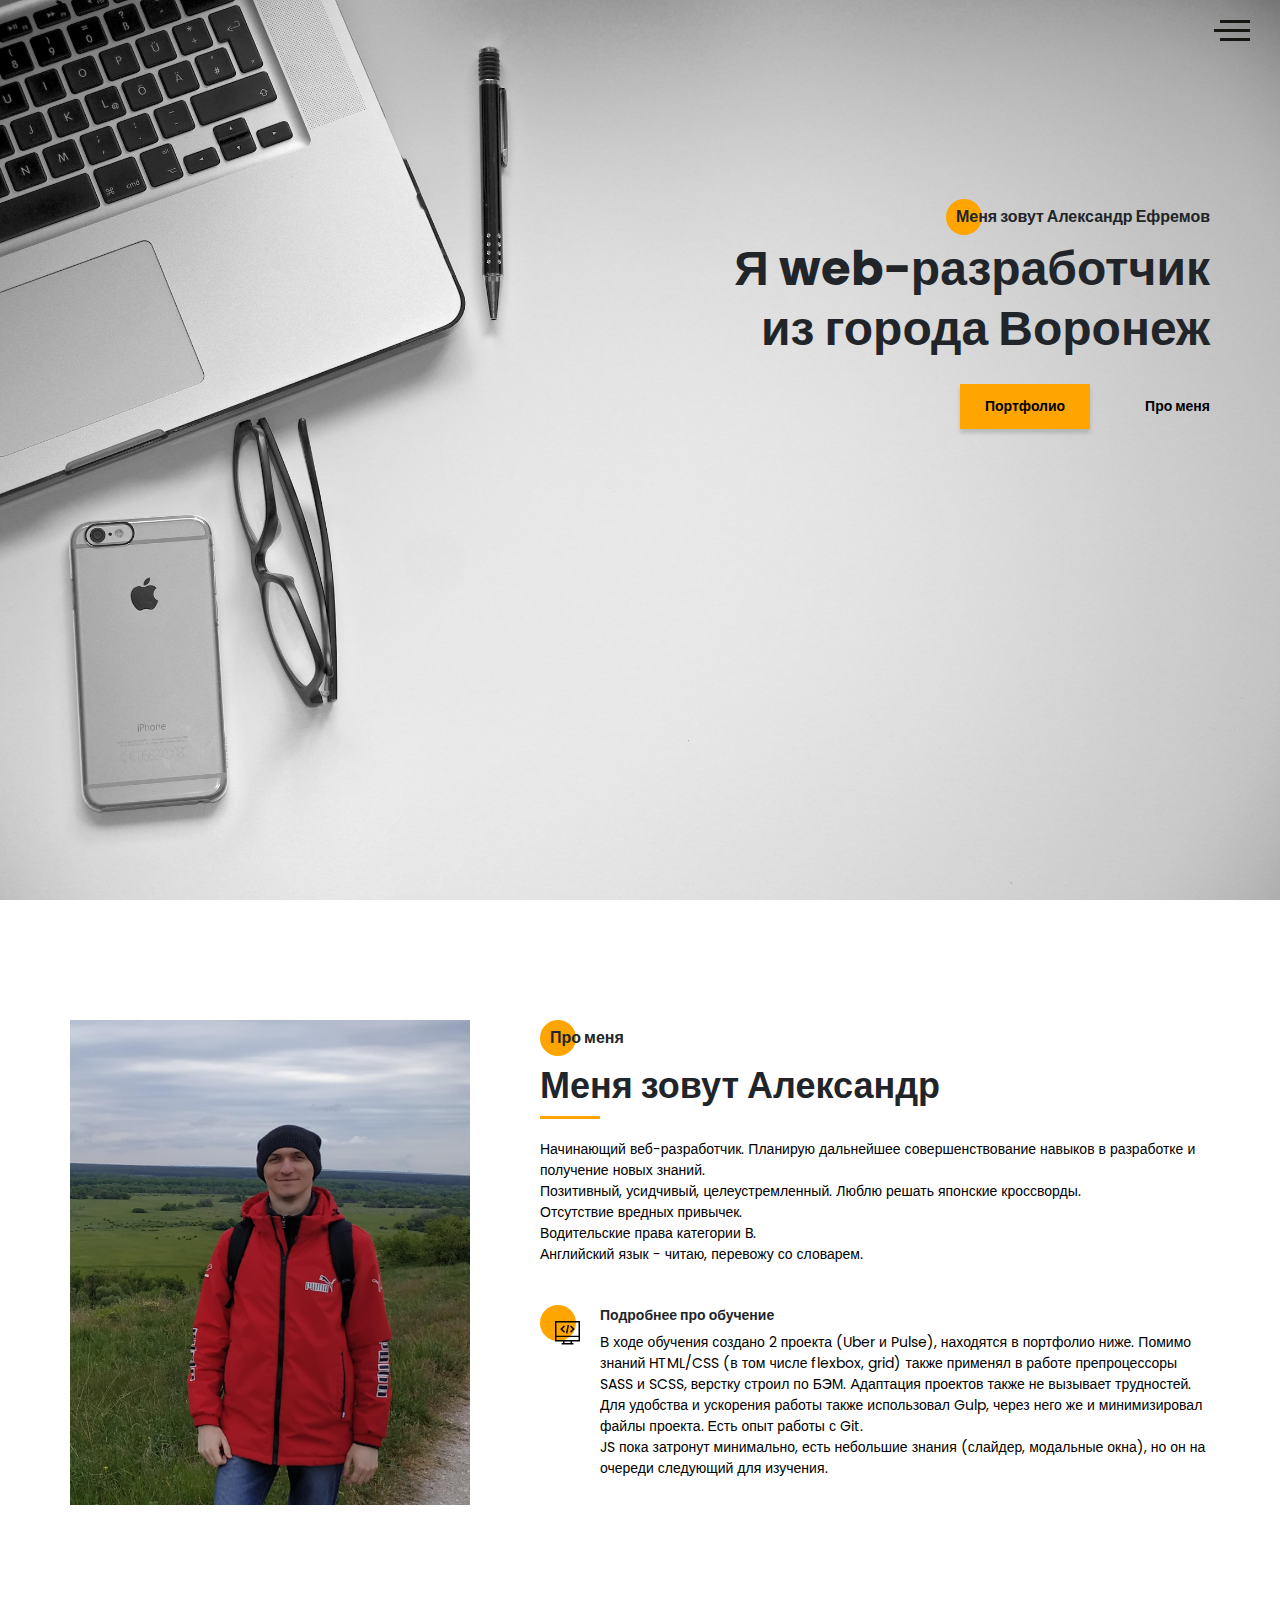
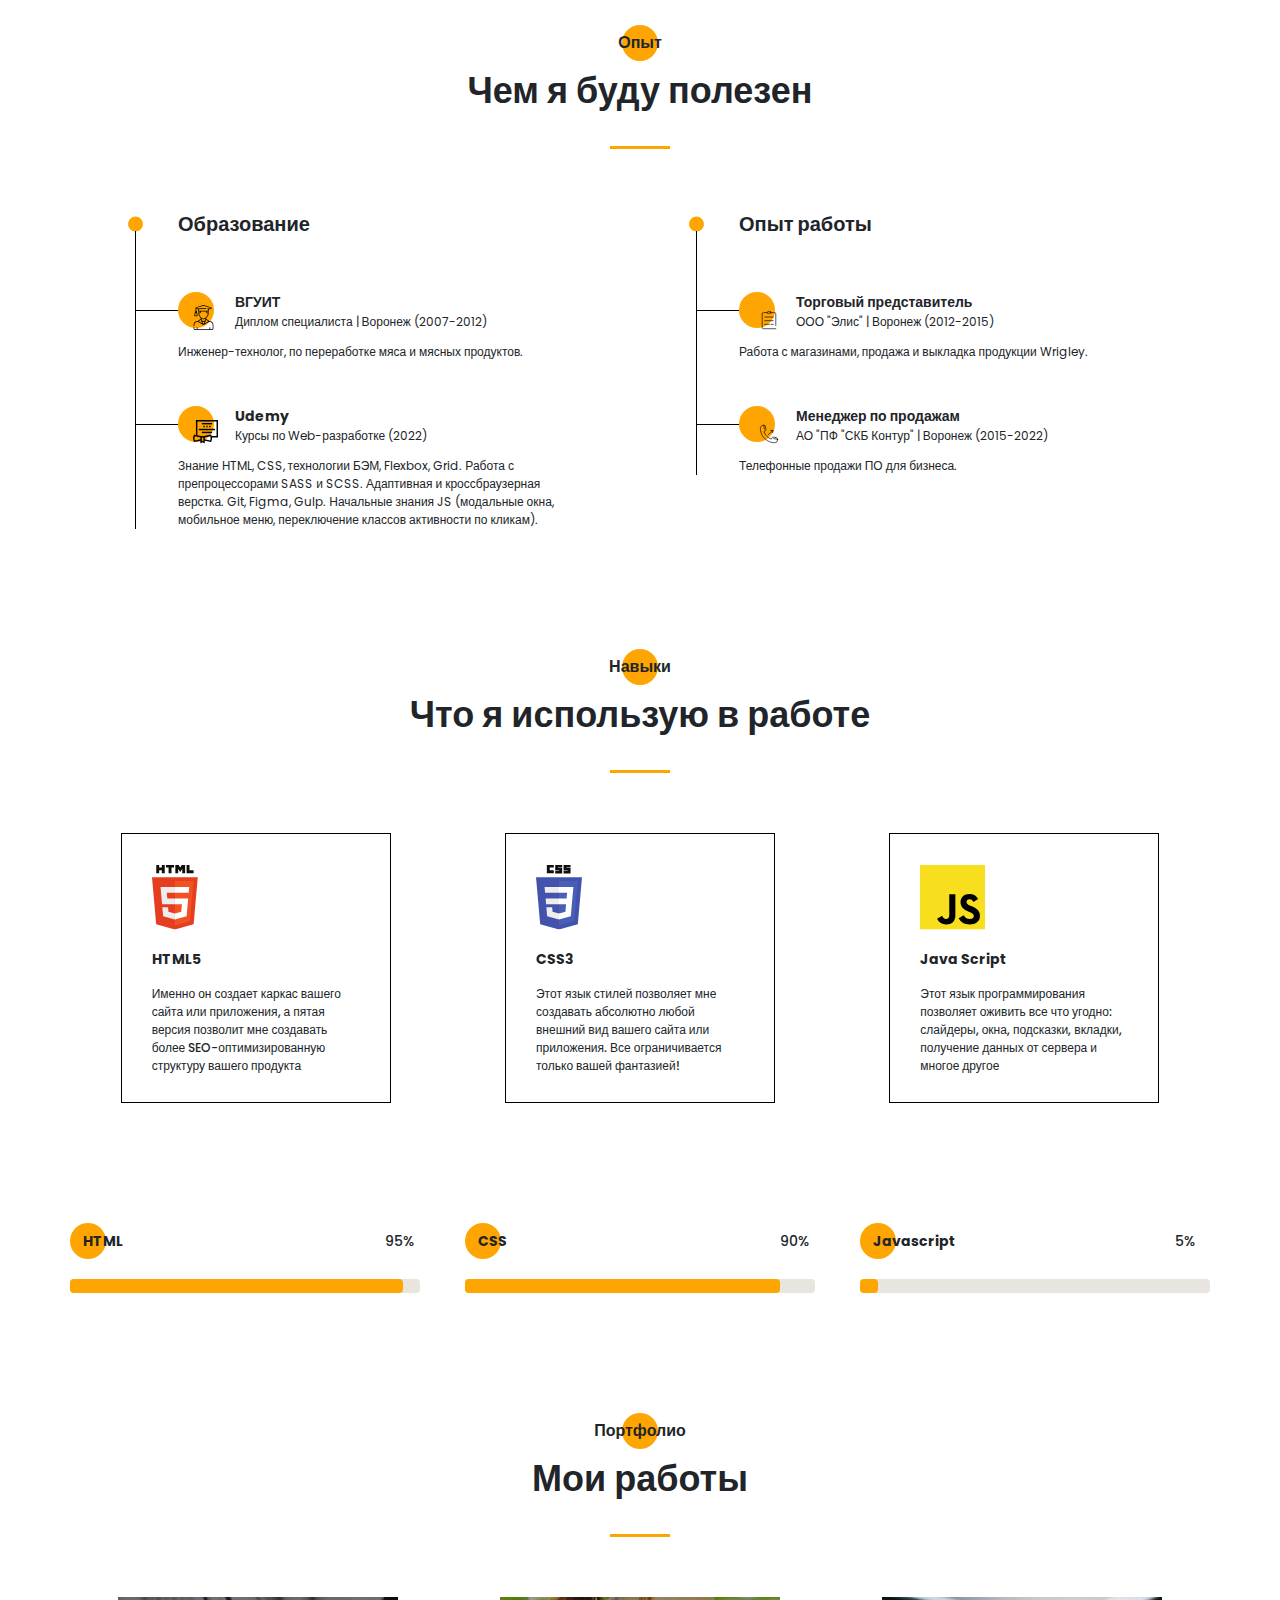
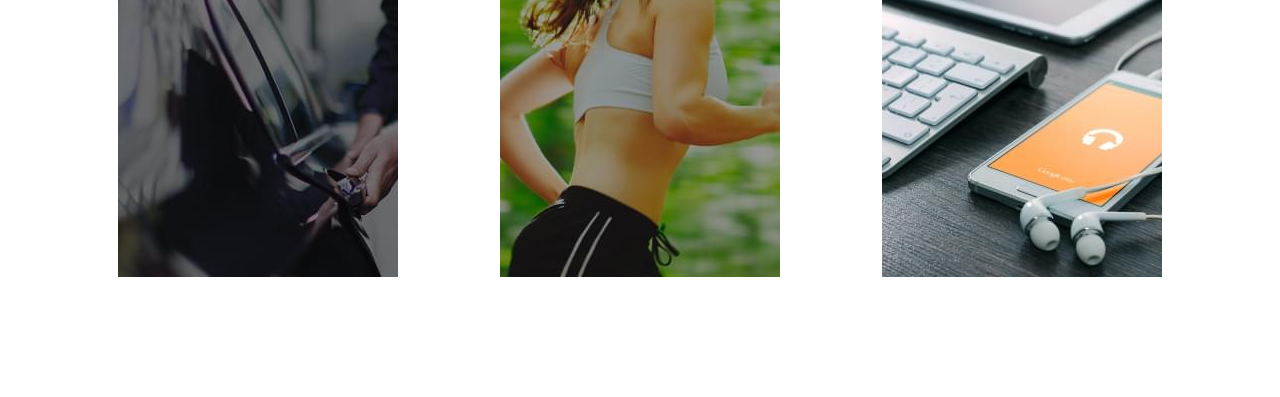
<file: index.html>
<!DOCTYPE html><html lang="ru"><head><meta charset="UTF-8"><meta http-equiv="X-UA-Compatible" content="IE=edge"><meta name="viewport" content="width=device-width,initial-scale=1"><title>Portfolio</title><meta name="title" content="Мое портфолио"><meta name="description" content="Здесь вы сможете ознакомиться с моими работами и узнать больше обо мне"><!-- Favicon  --><link rel="icon" type="image/x-icon" href="icons/favicon.ico"><link rel="stylesheet" href="css/style.min.css"></head><body><aside class="sidepanel"><a href="https://t.me/Alleksander90" class="sidepanel__link"><svg width="20" height="20" viewBox="0 0 30 30" fill="none" xmlns="http://www.w3.org/2000/svg"><path d="M15 30C23.2863 30 30 23.2863 30 15C30 6.71375 23.2863 0 15 0C6.71375 0 0 6.71375 0 15C0 23.2863 6.71375 30 15 30ZM6.86375 14.675L21.3263 9.09875C21.9975 8.85625 22.5837 9.2625 22.3662 10.2775L22.3675 10.2762L19.905 21.8775C19.7225 22.7 19.2337 22.9 18.55 22.5125L14.8 19.7487L12.9912 21.4913C12.7912 21.6913 12.6225 21.86 12.235 21.86L12.5013 18.0438L19.4513 11.765C19.7537 11.4987 19.3837 11.3488 18.985 11.6138L10.3963 17.0212L6.69375 15.8663C5.89 15.6112 5.8725 15.0625 6.86375 14.675Z" fill="black"/></svg> </a><a href="https://vk.com/id25070787" class="sidepanel__link"><svg width="20" height="20" xmlns="http://www.w3.org/2000/svg" viewBox="0 0 99.37 56.7"><defs><style>.cls-1{fill:#000;}</style></defs><g id="Слой_2" data-name="Слой 2"><g id="Layer_1" data-name="Layer 1"><path class="cls-1" d="M0,3.93A4.25,4.25,0,0,1,3.46,2.59c4.5,0,9-.06,13.48,0a4.46,4.46,0,0,1,4.25,2.92Q25,13.31,29,21a17.1,17.1,0,0,0,4.55,5.73,5.58,5.58,0,0,0,1.5.85,1.8,1.8,0,0,0,2.6-1.05,18.9,18.9,0,0,0,1.08-4,39.75,39.75,0,0,0-.25-14A5.14,5.14,0,0,0,34,4.28c-1.22-.25-1.32-.59-.48-1.53A7.22,7.22,0,0,1,38.31.51a56.27,56.27,0,0,1,16,.13c2.68.47,3.53,1.44,3.79,4.25a75.08,75.08,0,0,1,0,7.94c0,3-.18,6-.14,8.92a13.49,13.49,0,0,0,.6,4c.68,2.09,2.26,2.36,4,.94,2.57-2.17,4.29-5,6.07-7.75A80.08,80.08,0,0,0,75.46,5.49c1-2.48,1.46-2.75,4.09-2.76,5.24,0,10.47-.11,15.71-.15a8.23,8.23,0,0,1,1.92.18c1.82.41,2.59,1.41,2,3.16a26.45,26.45,0,0,1-2.83,6.21c-3,4.53-6.34,8.88-9.52,13.31-1,1.39-2,2.75-2.93,4.22A4,4,0,0,0,84.51,35c2.27,2.34,4.65,4.58,6.95,6.89a39.68,39.68,0,0,1,6.72,8.24,9.37,9.37,0,0,1,1,3.07c.25,1.5-1.15,2.89-2.94,3-1.15.11-2.32.17-3.48.19-3.52.08-7,0-10.56.21a11.76,11.76,0,0,1-9.36-3.84c-2.11-2.13-4.06-4.43-6.13-6.61a16.27,16.27,0,0,0-2.58-2.18c-1.5-1-2.63-.82-3.85.5-1.59,1.72-1.93,3.89-2.15,6.09-.07.74,0,1.49-.1,2.22-.22,2.37-1,3.4-3.32,3.5-5.35.22-10.75.54-15.89-1.47A41.06,41.06,0,0,1,21.68,42.53c-9-11-15.63-23.28-21.29-36.18L0,5.48Z"/></g></g></svg> </a><a href="https://discordapp.com/users/Alleksander#1722" class="sidepanel__link"><svg width="20" height="20" xmlns="http://www.w3.org/2000/svg" viewBox="0 0 640 512"><!--! Font Awesome Free 6.0.0-beta2 by @fontawesome - https://fontawesome.com License - https://fontawesome.com/license/free (Icons: CC BY 4.0, Fonts: SIL OFL 1.1, Code: MIT License) --><path d="M524.531,69.836a1.5,1.5,0,0,0-.764-.7A485.065,485.065,0,0,0,404.081,32.03a1.816,1.816,0,0,0-1.923.91,337.461,337.461,0,0,0-14.9,30.6,447.848,447.848,0,0,0-134.426,0,309.541,309.541,0,0,0-15.135-30.6,1.89,1.89,0,0,0-1.924-.91A483.689,483.689,0,0,0,116.085,69.137a1.712,1.712,0,0,0-.788.676C39.068,183.651,18.186,294.69,28.43,404.354a2.016,2.016,0,0,0,.765,1.375A487.666,487.666,0,0,0,176.02,479.918a1.9,1.9,0,0,0,2.063-.676A348.2,348.2,0,0,0,208.12,430.4a1.86,1.86,0,0,0-1.019-2.588,321.173,321.173,0,0,1-45.868-21.853,1.885,1.885,0,0,1-.185-3.126c3.082-2.309,6.166-4.711,9.109-7.137a1.819,1.819,0,0,1,1.9-.256c96.229,43.917,200.41,43.917,295.5,0a1.812,1.812,0,0,1,1.924.233c2.944,2.426,6.027,4.851,9.132,7.16a1.884,1.884,0,0,1-.162,3.126,301.407,301.407,0,0,1-45.89,21.83,1.875,1.875,0,0,0-1,2.611,391.055,391.055,0,0,0,30.014,48.815,1.864,1.864,0,0,0,2.063.7A486.048,486.048,0,0,0,610.7,405.729a1.882,1.882,0,0,0,.765-1.352C623.729,277.594,590.933,167.465,524.531,69.836ZM222.491,337.58c-28.972,0-52.844-26.587-52.844-59.239S193.056,219.1,222.491,219.1c29.665,0,53.306,26.82,52.843,59.239C275.334,310.993,251.924,337.58,222.491,337.58Zm195.38,0c-28.971,0-52.843-26.587-52.843-59.239S388.437,219.1,417.871,219.1c29.667,0,53.307,26.82,52.844,59.239C470.715,310.993,447.538,337.58,417.871,337.58Z"/></svg> </a><a href="https://github.com/Alleksander" class="sidepanel__link"><svg width="19" height="20" viewBox="0 0 19 20" fill="none" xmlns="http://www.w3.org/2000/svg"><path d="M-4.37114e-07 9.99951C-1.95608e-07 15.5245 4.36167 19.9995 9.74107 19.9995C14.0457 19.9995 17.6962 17.1345 18.9832 13.162C19.0749 12.662 18.7734 12.4787 18.5148 12.4787C18.2835 12.4787 17.6706 12.487 16.8585 12.4912C17.4459 15.2728 15.5517 15.8595 15.5517 15.8595C14.4274 16.3145 14.1267 16.972 14.1267 16.972C13.5228 17.8778 13.5352 16.902 13.5352 16.902C13.603 15.8978 14.5389 15.3703 14.5389 15.3703C16.0283 14.4787 15.5979 13.0295 15.3493 12.4578C14.719 12.3678 14.2903 12.1103 14.0466 11.8245C13.8029 14.0453 12.9652 16.3795 9.23304 16.3795C8.16988 16.3795 7.30085 15.992 6.61933 15.3503C6.37316 15.4628 5.3827 15.8003 4.04116 15.2628C4.04116 15.2628 3.78012 14.4253 5.03988 12.5128C4.82345 11.7128 4.71606 10.8628 4.7111 10.0128C4.71606 9.16284 4.82345 8.31285 5.03988 7.51284C3.78012 5.61285 4.04116 4.77535 4.04116 4.77535C5.3827 4.23785 6.37316 4.57534 6.61933 4.67535C7.30085 4.03785 8.16988 3.65035 9.23304 3.65035C12.9752 3.65035 13.7987 5.98784 14.0383 8.21284C14.3307 7.86284 14.928 7.53784 15.8408 7.53784C17.1444 7.53784 18.1918 7.55034 18.5082 7.55034C18.7635 7.55034 19.0683 7.37534 18.9708 6.86284C17.692 2.86201 14.0391 -0.000488895 9.74107 -0.000488707C4.36167 -0.000488472 -6.7851e-07 4.47701 -4.37114e-07 9.99951Z" fill="#212121"/></svg></a><div class="sidepanel__divider"></div><div class="sidepanel__text"><span>Социальные сети</span></div></aside><div class="menu"><div class="menu__block"><div class="menu__close"><svg width="29" height="30" viewBox="0 0 29 30" fill="none" xmlns="http://www.w3.org/2000/svg"><path d="M17.1568 14.5231L28.4489 3.23075C29.1837 2.49623 29.1837 1.30861 28.4489 0.574085C27.7144 -0.160437 26.5267 -0.160437 25.7922 0.574085L14.4998 11.8665L3.20781 0.574085C2.47295 -0.160437 1.28567 -0.160437 0.551149 0.574085C-0.183716 1.30861 -0.183716 2.49623 0.551149 3.23075L11.8432 14.5231L0.551149 25.8155C-0.183716 26.55 -0.183716 27.7376 0.551149 28.4721C0.917206 28.8385 1.39852 29.0226 1.87948 29.0226C2.36045 29.0226 2.84141 28.8385 3.20781 28.4721L14.4998 17.1798L25.7922 28.4721C26.1586 28.8385 26.6396 29.0226 27.1205 29.0226C27.6015 29.0226 28.0825 28.8385 28.4489 28.4721C29.1837 27.7376 29.1837 26.55 28.4489 25.8155L17.1568 14.5231Z" fill="black"/></svg></div><nav><ul class="menu__list"><li class="menu__link"><a href="#about">ПРО МЕНЯ</a></li><li class="menu__link"><a href="#resume">МОЙ ОПЫТ</a></li><li class="menu__link"><a href="#skills">МОИ НАВЫКИ</a></li><li class="menu__link"><a href="#portfolio">МОИ РАБОТЫ</a></li></ul></nav><div class="menu__social"><a href="https://github.com/Alleksander"><svg width="20" height="19" viewBox="0 0 20 19" fill="none" xmlns="http://www.w3.org/2000/svg"><path d="M10 0C4.475 0 0 4.36167 0 9.74107C0 14.0457 2.865 17.6962 6.8375 18.9832C7.3375 19.0749 7.52083 18.7734 7.52083 18.5148C7.52083 18.2835 7.5125 17.6706 7.50833 16.8585C4.72667 17.4459 4.14 15.5517 4.14 15.5517C3.685 14.4274 3.0275 14.1267 3.0275 14.1267C2.12167 13.5228 3.0975 13.5352 3.0975 13.5352C4.10167 13.603 4.62917 14.5389 4.62917 14.5389C5.52083 16.0283 6.97 15.5979 7.54167 15.3493C7.63167 14.719 7.88917 14.2903 8.175 14.0466C5.95417 13.8029 3.62 12.9652 3.62 9.23304C3.62 8.16988 4.0075 7.30085 4.64917 6.61934C4.53667 6.37317 4.19917 5.3827 4.73667 4.04116C4.73667 4.04116 5.57417 3.78012 7.48667 5.03988C8.28667 4.82345 9.13667 4.71606 9.98667 4.7111C10.8367 4.71606 11.6867 4.82345 12.4867 5.03988C14.3867 3.78012 15.2242 4.04116 15.2242 4.04116C15.7617 5.3827 15.4242 6.37317 15.3242 6.61934C15.9617 7.30085 16.3492 8.16988 16.3492 9.23304C16.3492 12.9752 14.0117 13.7987 11.7867 14.0383C12.1367 14.3307 12.4617 14.928 12.4617 15.8408C12.4617 17.1444 12.4492 18.1918 12.4492 18.5082C12.4492 18.7635 12.6242 19.0683 13.1367 18.9708C17.1375 17.692 20 14.0391 20 9.74107C20 4.36167 15.5225 0 10 0Z" fill="#212121"/></svg> </a><a href="https://vk.com/id25070787"><svg width="20" height="20" xmlns="http://www.w3.org/2000/svg" viewBox="0 0 99.37 56.7"><defs><style>.cls-1{fill:#000;}</style></defs><g data-name="Слой 2"><g data-name="Layer 1"><path class="cls-1" d="M0,3.93A4.25,4.25,0,0,1,3.46,2.59c4.5,0,9-.06,13.48,0a4.46,4.46,0,0,1,4.25,2.92Q25,13.31,29,21a17.1,17.1,0,0,0,4.55,5.73,5.58,5.58,0,0,0,1.5.85,1.8,1.8,0,0,0,2.6-1.05,18.9,18.9,0,0,0,1.08-4,39.75,39.75,0,0,0-.25-14A5.14,5.14,0,0,0,34,4.28c-1.22-.25-1.32-.59-.48-1.53A7.22,7.22,0,0,1,38.31.51a56.27,56.27,0,0,1,16,.13c2.68.47,3.53,1.44,3.79,4.25a75.08,75.08,0,0,1,0,7.94c0,3-.18,6-.14,8.92a13.49,13.49,0,0,0,.6,4c.68,2.09,2.26,2.36,4,.94,2.57-2.17,4.29-5,6.07-7.75A80.08,80.08,0,0,0,75.46,5.49c1-2.48,1.46-2.75,4.09-2.76,5.24,0,10.47-.11,15.71-.15a8.23,8.23,0,0,1,1.92.18c1.82.41,2.59,1.41,2,3.16a26.45,26.45,0,0,1-2.83,6.21c-3,4.53-6.34,8.88-9.52,13.31-1,1.39-2,2.75-2.93,4.22A4,4,0,0,0,84.51,35c2.27,2.34,4.65,4.58,6.95,6.89a39.68,39.68,0,0,1,6.72,8.24,9.37,9.37,0,0,1,1,3.07c.25,1.5-1.15,2.89-2.94,3-1.15.11-2.32.17-3.48.19-3.52.08-7,0-10.56.21a11.76,11.76,0,0,1-9.36-3.84c-2.11-2.13-4.06-4.43-6.13-6.61a16.27,16.27,0,0,0-2.58-2.18c-1.5-1-2.63-.82-3.85.5-1.59,1.72-1.93,3.89-2.15,6.09-.07.74,0,1.49-.1,2.22-.22,2.37-1,3.4-3.32,3.5-5.35.22-10.75.54-15.89-1.47A41.06,41.06,0,0,1,21.68,42.53c-9-11-15.63-23.28-21.29-36.18L0,5.48Z"/></g></g></svg> </a><a href="https://discordapp.com/users/Alleksander#1722"><svg width="20" height="20" xmlns="http://www.w3.org/2000/svg" viewBox="0 0 640 512"><!--! Font Awesome Free 6.0.0-beta2 by @fontawesome - https://fontawesome.com License - https://fontawesome.com/license/free (Icons: CC BY 4.0, Fonts: SIL OFL 1.1, Code: MIT License) --><path d="M524.531,69.836a1.5,1.5,0,0,0-.764-.7A485.065,485.065,0,0,0,404.081,32.03a1.816,1.816,0,0,0-1.923.91,337.461,337.461,0,0,0-14.9,30.6,447.848,447.848,0,0,0-134.426,0,309.541,309.541,0,0,0-15.135-30.6,1.89,1.89,0,0,0-1.924-.91A483.689,483.689,0,0,0,116.085,69.137a1.712,1.712,0,0,0-.788.676C39.068,183.651,18.186,294.69,28.43,404.354a2.016,2.016,0,0,0,.765,1.375A487.666,487.666,0,0,0,176.02,479.918a1.9,1.9,0,0,0,2.063-.676A348.2,348.2,0,0,0,208.12,430.4a1.86,1.86,0,0,0-1.019-2.588,321.173,321.173,0,0,1-45.868-21.853,1.885,1.885,0,0,1-.185-3.126c3.082-2.309,6.166-4.711,9.109-7.137a1.819,1.819,0,0,1,1.9-.256c96.229,43.917,200.41,43.917,295.5,0a1.812,1.812,0,0,1,1.924.233c2.944,2.426,6.027,4.851,9.132,7.16a1.884,1.884,0,0,1-.162,3.126,301.407,301.407,0,0,1-45.89,21.83,1.875,1.875,0,0,0-1,2.611,391.055,391.055,0,0,0,30.014,48.815,1.864,1.864,0,0,0,2.063.7A486.048,486.048,0,0,0,610.7,405.729a1.882,1.882,0,0,0,.765-1.352C623.729,277.594,590.933,167.465,524.531,69.836ZM222.491,337.58c-28.972,0-52.844-26.587-52.844-59.239S193.056,219.1,222.491,219.1c29.665,0,53.306,26.82,52.843,59.239C275.334,310.993,251.924,337.58,222.491,337.58Zm195.38,0c-28.971,0-52.843-26.587-52.843-59.239S388.437,219.1,417.871,219.1c29.667,0,53.307,26.82,52.844,59.239C470.715,310.993,447.538,337.58,417.871,337.58Z"/></svg> </a><a href="https://t.me/Alleksander90"><svg width="20" height="20" viewBox="0 0 30 30" fill="none" xmlns="http://www.w3.org/2000/svg"><path d="M15 30C23.2863 30 30 23.2863 30 15C30 6.71375 23.2863 0 15 0C6.71375 0 0 6.71375 0 15C0 23.2863 6.71375 30 15 30ZM6.86375 14.675L21.3263 9.09875C21.9975 8.85625 22.5837 9.2625 22.3662 10.2775L22.3675 10.2762L19.905 21.8775C19.7225 22.7 19.2337 22.9 18.55 22.5125L14.8 19.7487L12.9912 21.4913C12.7912 21.6913 12.6225 21.86 12.235 21.86L12.5013 18.0438L19.4513 11.765C19.7537 11.4987 19.3837 11.3488 18.985 11.6138L10.3963 17.0212L6.69375 15.8663C5.89 15.6112 5.8725 15.0625 6.86375 14.675Z" fill="black"/></svg></a></div></div><div class="menu__overlay"></div></div><section class="promo"><div class="hamburger"><span></span> <span class="long"></span> <span></span></div><div class="container"><div class="promo__wrapper"><div class="title title_fz16 promo__subtitle">Меня зовут Александр Ефремов</div><h1 class="title title_fz48 promo__title">Я web-разработчик из города Воронеж</h1><div class="promo__btns"><a href="#portfolio" class="promo__link btn">Портфолио</a> <a href="#about" class="promo__link">Про меня</a></div></div></div></section><section class="about" id="about"><div class="container"><div class="about__main"><div class="about__photo"><picture><source media="(max-width: 576px)" srcset="img/main_Photo-min.jpg"><source media="(min-width: 577px)" srcset="img/main_Photo.jpg"><img src="img/main_Photo.jpg" alt="my_photo"></picture></div><div class="about__info"><h2 class="title title_fz16 about__title">Про меня</h2><div class="title title_fz36 about__subtitle">Меня зовут Александр</div><div class="divider"></div><div class="about__text">Начинающий веб-разработчик. Планирую дальнейшее совершенствование навыков в разработке и получение новых знаний.<br>Позитивный, усидчивый, целеустремленный. Люблю решать японские кроссворды.<br>Отсутствие вредных привычек.<br>Водительские права категории B.<br>Английский язык - читаю, перевожу со словарем.</div></div><div class="about__skills"><div class="about__skills-item"><div class="about__icon"><img src="icons/about_me/web_dev.svg" alt="web development"></div><div class="about__wrapper"><div class="title title_fz14">Подробнее про обучение</div><div class="about__descr">В ходе обучения создано 2 проекта (Uber и Pulse), находятся в портфолио ниже. Помимо знаний HTML/CSS (в том числе flexbox, grid) также применял в работе препроцессоры SASS и SCSS, верстку строил по БЭМ. Адаптация проектов также не вызывает трудностей.<br>Для удобства и ускорения работы также использовал Gulp, через него же и минимизировал файлы проекта. Есть опыт работы с Git.<br>JS пока затронут минимально, есть небольшие знания (слайдер, модальные окна), но он на очереди следующий для изучения.</div></div></div></div></div></div></section><section class="resume" id="resume"><div class="container"><h2 class="title title_fz16 title__section-title">Опыт</h2><div class="title title_fz36 title__section-subtitle">Чем я буду полезен</div><div class="divider"></div><div class="resume__wrapper"><div class="resume__column"><h3 class="title title_fz20 resume__column-title">Образование</h3><ul><li><div class="resume__item"><div class="resume__item-head"><div class="resume__item-icon"><img src="icons/experience/university.svg" alt="univercity"></div><h4 class="title title_fz14">ВГУИТ</h4><div class="resume__item-location">Диплом специалиста | Воронеж (2007-2012)</div></div><div class="resume__item-body">Инженер-технолог, по переработке мяса и мясных продуктов.</div></div></li><li><div class="resume__item"><div class="resume__item-head"><div class="resume__item-icon"><img src="icons/experience/courses.svg" alt="courses"></div><h4 class="title title_fz14">Udemy</h4><div class="resume__item-location">Курсы по Web-разработке (2022)</div></div><div class="resume__item-body">Знание HTML, CSS, технологии БЭМ, Flexbox, Grid. Работа с препроцессорами SASS и SCSS. Адаптивная и кроссбраузерная верстка. Git, Figma, Gulp. Начальные знания JS (модальные окна, мобильное меню, переключение классов активности по кликам).</div></div></li></ul></div><div class="resume__column"><h3 class="title title_fz20 resume__column-title">Опыт работы</h3><ul><li><div class="resume__item"><div class="resume__item-head"><div class="resume__item-icon"><img src="icons/clipboard.svg" alt="Sales Representative"></div><h4 class="title title_fz14">Торговый представитель</h4><div class="resume__item-location">ООО "Элис" | Воронеж (2012-2015)</div></div><div class="resume__item-body">Работа с магазинами, продажа и выкладка продукции Wrigley.</div></div></li><li><div class="resume__item"><div class="resume__item-head"><div class="resume__item-icon"><img src="icons/phone.svg" alt="Sales Manager"></div><h4 class="title title_fz14">Менеджер по продажам</h4><div class="resume__item-location">АО "ПФ "СКБ Контур" | Воронеж (2015-2022)</div></div><div class="resume__item-body">Телефонные продажи ПО для бизнеса.</div></div></li></ul></div></div></div></section><section class="skills" id="skills"><div class="container"><h2 class="title title_fz16 title__section-title">Навыки</h2><div class="title title_fz36 title__section-subtitle">Что я использую в работе</div><div class="divider"></div><div class="skills__wrapper"><div class="skills__item"><div class="skills__item-icon"><img src="icons/skills/html5.svg" alt="HTML5"></div><div class="title title_fz14">HTML5</div><div class="skills__item-descr">Именно он создает каркас вашего сайта или приложения, а пятая версия позволит мне создавать более SEO-оптимизированную структуру вашего продукта</div></div><div class="skills__item"><div class="skills__item-icon"><img src="icons/skills/css3.svg" alt="CSS3"></div><div class="title title_fz14">CSS3</div><div class="skills__item-descr">Этот язык стилей позволяет мне создавать абсолютно любой внешний вид вашего сайта или приложения. Все ограничивается только вашей фантазией!</div></div><div class="skills__item"><div class="skills__item-icon"><img src="icons/skills/js.svg" alt="JS"></div><div class="title title_fz14">Java Script</div><div class="skills__item-descr">Этот язык программирования позволяет оживить все что угодно: слайдеры, окна, подсказки, вкладки, получение данных от сервера и многое другое</div></div></div></div></section><div class="progress"><div class="container"><div class="progress__wrapper"><div class="progress__item"><div class="title title_fz14 progress__item-title">HTML</div><div class="progress__item-value">95%</div><div class="progress__item-bar"><span></span></div></div><div class="progress__item"><div class="title title_fz14 progress__item-title">CSS</div><div class="progress__item-value">90%</div><div class="progress__item-bar"><span></span></div></div><div class="progress__item"><div class="title title_fz14 progress__item-title">Javascript</div><div class="progress__item-value">5%</div><div class="progress__item-bar"><span></span></div></div></div></div></div><section class="portfolio" id="portfolio"><div class="container"><h2 class="title title_fz16 title__section-title">Портфолио</h2><div class="title title_fz36 title__section-subtitle">Мои работы</div><div class="divider"></div><div class="portfolio__wrapper"><a href="/uber" class="portfolio__item"><img src="img/works/uber.jpg" alt="Uber"> </a><a href="/pulse" class="portfolio__item"><img src="img/works/pulse.jpg" alt="Pulse"> </a><a href="/gogain" class="portfolio__item"><img src="img/works/ipad.jpg" alt="GOGAin"></a></div></div></section><script src="js/script.js"></script></body></html>
</file>
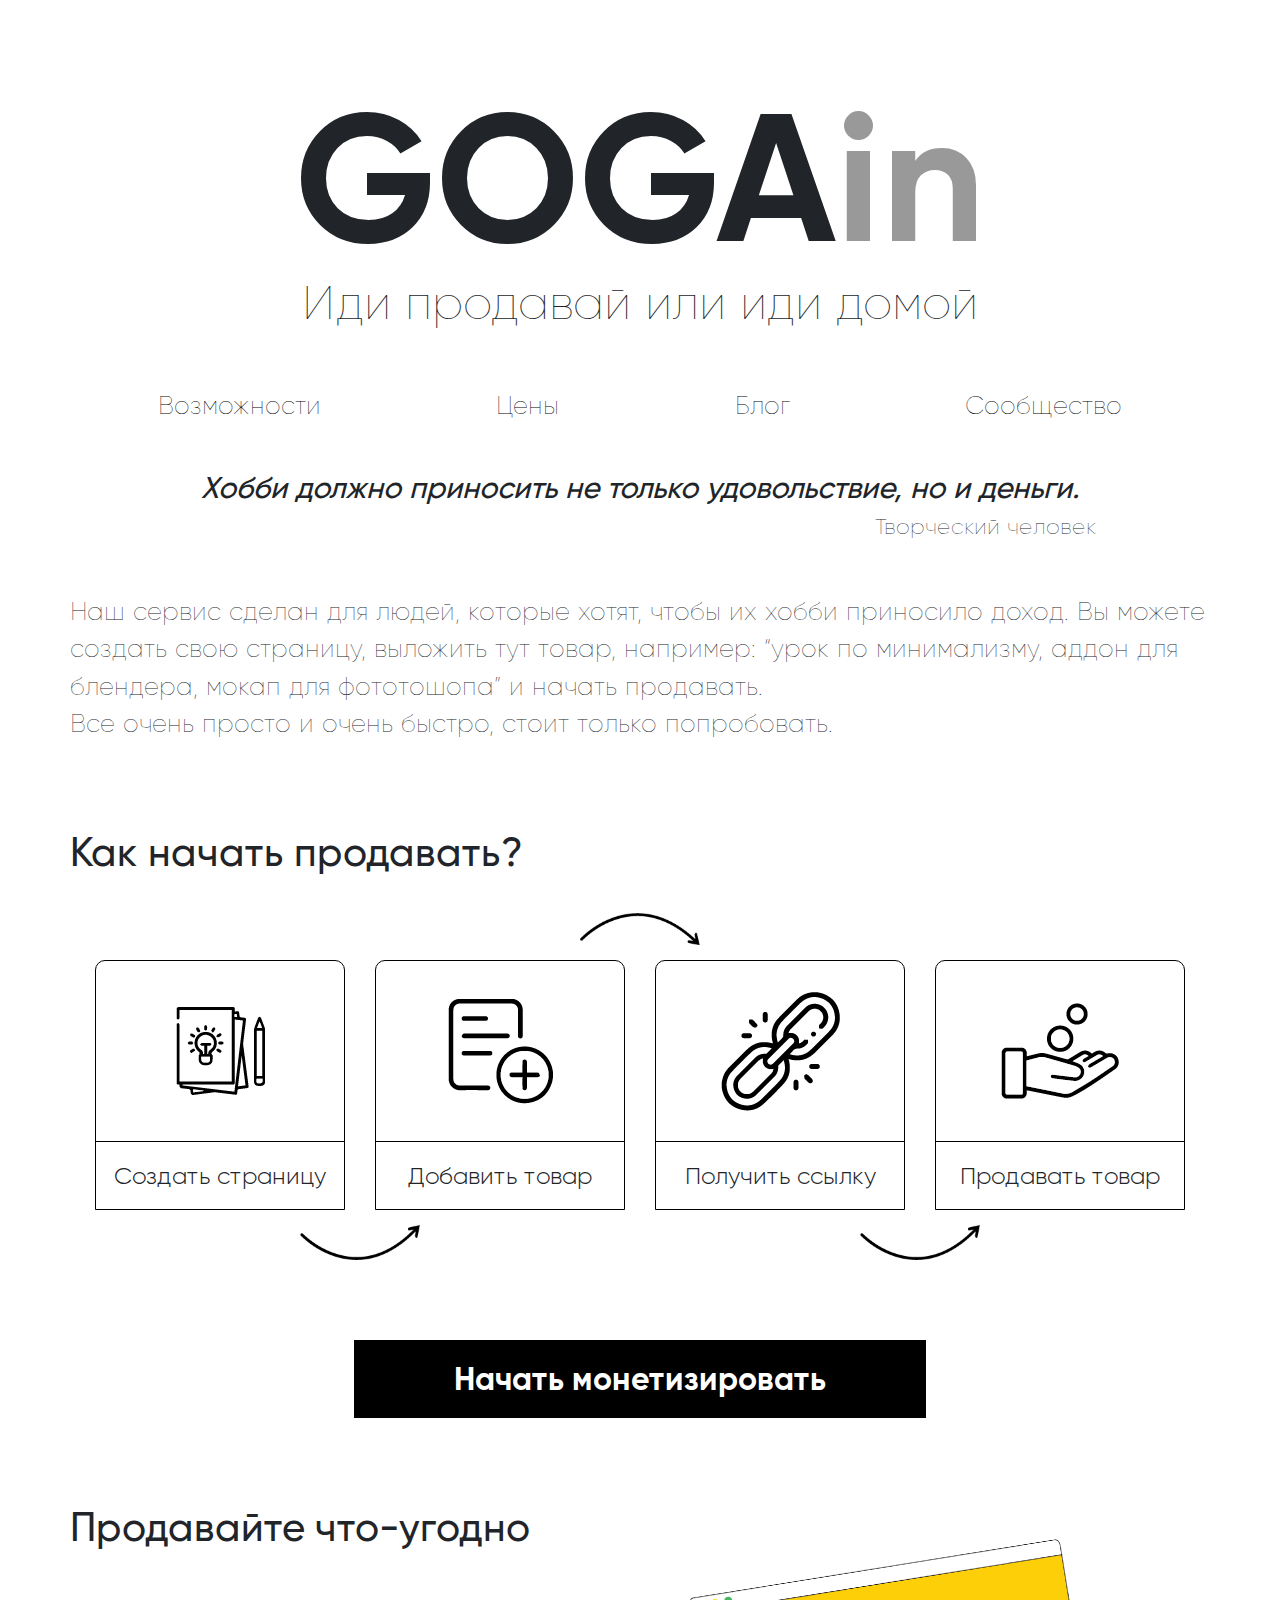
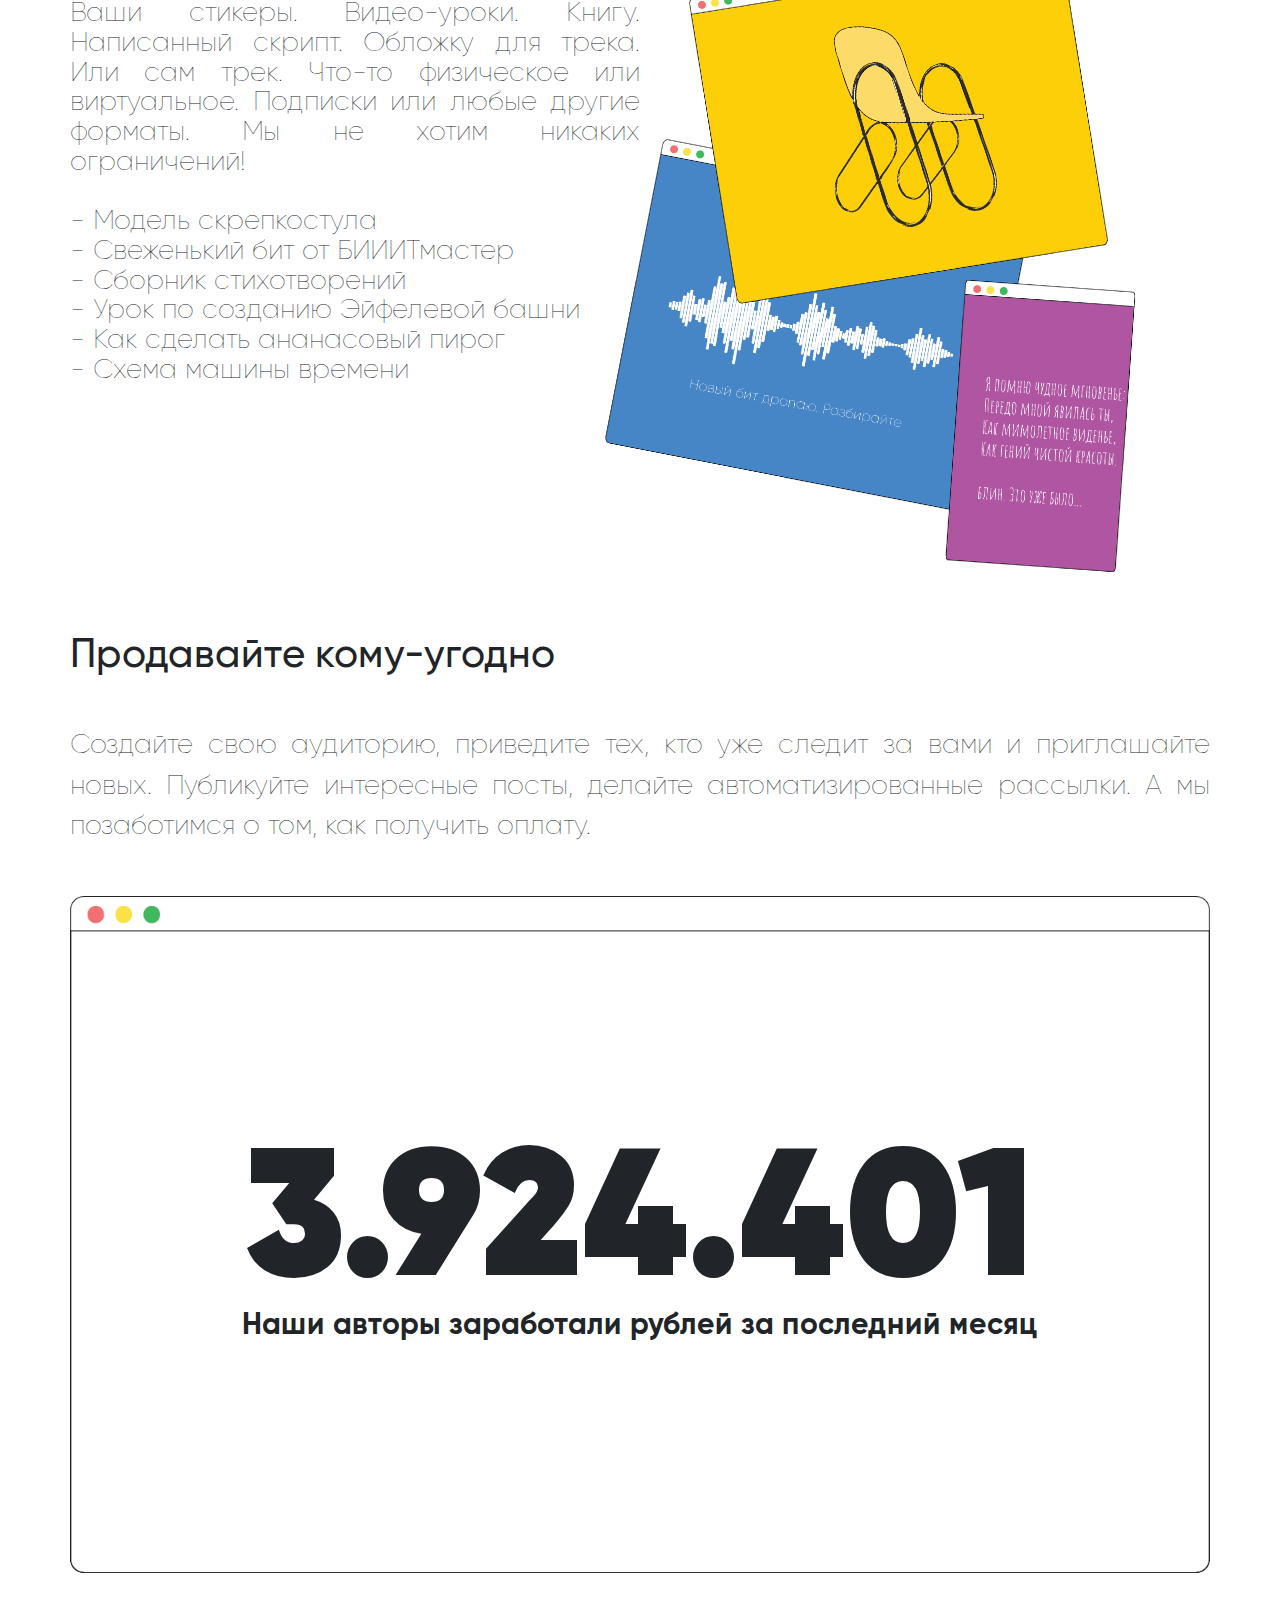
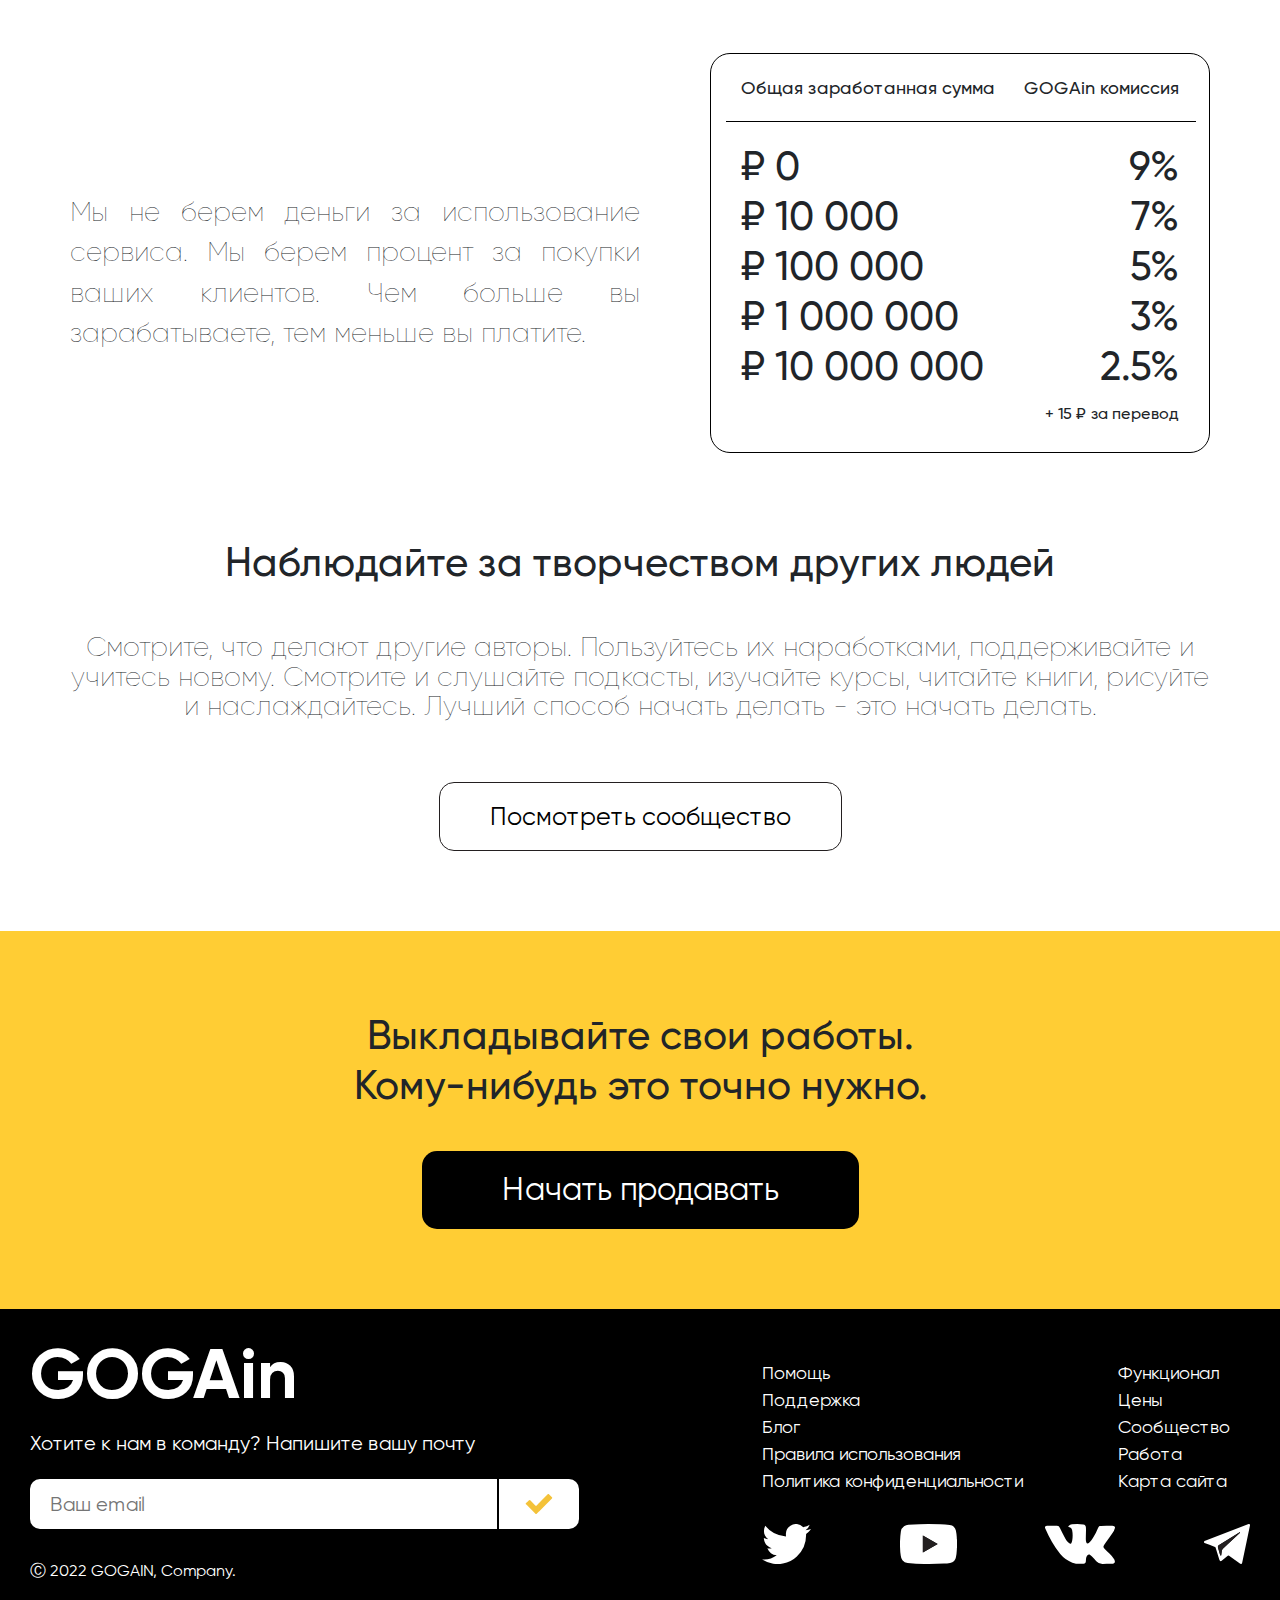
<file: gogain/index.html>
<!DOCTYPE html><html lang="ru"><head><meta charset="UTF-8"><meta http-equiv="X-UA-Compatible" content="IE=edge"><meta name="viewport" content="width=device-width,initial-scale=1"><title>GOGAin</title><meta name="title" content="Gogain"><meta name="description" content="какой-то текст"><link rel="stylesheet" href="css/style.min.css"></head><body><div class="mobile"><div class="mobile__block"><div class="mobile__close"><svg width="29" height="30" viewBox="0 0 29 30" fill="none" xmlns="http://www.w3.org/2000/svg"><path d="M17.1568 14.5231L28.4489 3.23075C29.1837 2.49623 29.1837 1.30861 28.4489 0.574085C27.7144 -0.160437 26.5267 -0.160437 25.7922 0.574085L14.4998 11.8665L3.20781 0.574085C2.47295 -0.160437 1.28567 -0.160437 0.551149 0.574085C-0.183716 1.30861 -0.183716 2.49623 0.551149 3.23075L11.8432 14.5231L0.551149 25.8155C-0.183716 26.55 -0.183716 27.7376 0.551149 28.4721C0.917206 28.8385 1.39852 29.0226 1.87948 29.0226C2.36045 29.0226 2.84141 28.8385 3.20781 28.4721L14.4998 17.1798L25.7922 28.4721C26.1586 28.8385 26.6396 29.0226 27.1205 29.0226C27.6015 29.0226 28.0825 28.8385 28.4489 28.4721C29.1837 27.7376 29.1837 26.55 28.4489 25.8155L17.1568 14.5231Z" fill="black"/></svg></div><nav><ul class="menu"><li class="menu__item"><a href="gogain/../" class="menu__item-link">Возможности</a></li><li class="menu__item"><a href="gogain/../price.html" class="menu__item-link">Цены</a></li><li class="menu__item"><a href="gogain/../blog.html" class="menu__item-link">Блог</a></li><li class="menu__item"><a href="gogain/../community.html" class="menu__item-link">Сообщество</a></li></ul></nav></div><div class="mobile__overlay"></div></div><section class="promo"><div class="hamburger"><span></span> <span class="long"></span> <span></span></div><div class="container"><h1>goga<span>in</span></h1><div class="promo__subtitle">Иди продавай или иди домой</div><nav><ul class="menu promo__menu"><li class="menu__item"><a href="gogain/../" class="menu__item-link">Возможности</a></li><li class="menu__item"><a href="gogain/../price.html" class="menu__item-link">Цены</a></li><li class="menu__item"><a href="gogain/../blog.html" class="menu__item-link">Блог</a></li><li class="menu__item"><a href="gogain/../community.html" class="menu__item-link">Сообщество</a></li></ul></nav><div class="promo__epigraph"><div class="promo__epigraph-text">Хобби должно приносить не только удовольствие, но и деньги.</div><div class="promo__epigraph-author">Творческий человек</div></div><p class="promo__text">Наш сервис сделан для людей, которые хотят, чтобы их хобби приносило доход. Вы можете создать свою страницу, выложить тут товар, например: “урок по минимализму, аддон для блендера, мокап для фототошопа” и начать продавать.<br>Все очень просто и очень быстро, стоит только попробовать.</p></div></section><section class="start"><div class="container"><h2 class="title title_fz64">Как начать продавать?</h2><div class="start__wrapper"><div class="start__arrow-up"><img src="icons/arrow_up.png" alt="arrow_up"></div><div class="start__instruction"><div class="start__item"><div class="start__item-icon"><img src="icons/page.png" alt="create page"></div><div class="start__item-descr">Создать страницу</div></div><div class="start__item"><div class="start__item-icon"><img src="icons/product.png" alt="add product"></div><div class="start__item-descr">Добавить товар</div></div><div class="start__item"><div class="start__item-icon"><img src="icons/link.png" alt="get link"></div><div class="start__item-descr">Получить ссылку</div></div><div class="start__item"><div class="start__item-icon"><img src="icons/sale.png" alt="sale product"></div><div class="start__item-descr">Продавать товар</div></div></div><div class="start__arrow-down"><img src="icons/arrow_down.png" alt="arrow_down"> <img src="icons/arrow_down.png" alt="arrow_down"></div></div><button class="btn btn_big start__btn">Начать монетизировать</button></div></section><section class="examples"><div class="container"><h2 class="title title_fz64">Продавайте что-угодно</h2><div class="examples__text">Ваши стикеры. Видео-уроки. Книгу. Написанный скрипт. Обложку для трека. Или сам трек. Что-то физическое или виртуальное. Подписки или любые другие форматы. Мы не хотим никаких ограничений!<br><br>- Модель скрепкостула<br>- Свеженький бит от БИИИТмастер<br>- Сборник стихотворений<br>- Урок по созданию Эйфелевой башни<br>- Как сделать ананасовый пирог<br>- Схема машины времени</div><div class="examples__wrapper"><img src="img/bit.png" alt="bit"> <img src="img/chair.png" alt="chair"> <img src="img/poem.png" alt="poem"></div></div></section><section class="buyers"><div class="container"><h2 class="title title_fz64">Продавайте кому-угодно</h2><p class="buyers__text">Создайте свою аудиторию, приведите тех, кто уже следит за вами и приглашайте новых. Публикуйте интересные посты, делайте автоматизированные рассылки. А мы позаботимся о том, как получить оплату.</p><div class="buyers__earnings"><img class="buyers__earnings-bg" src="img/buyers_bg.png" alt="background"><div class="buyers__earnings-sum">3.924.401</div><div class="buyers__earnings-descr">Наши авторы заработали рублей за последний месяц</div></div><div class="buyers__wrapper"><p class="buyers__text buyers__text_small">Мы не берем деньги за использование сервиса. Мы берем процент за покупки ваших клиентов. Чем больше вы зарабатываете, тем меньше вы платите.</p><div class="buyers__total"><div class="buyers__total-header"><div>Общая заработанная сумма</div><div>GOGAin комиссия</div></div><div class="buyers__total-divider"></div><div class="buyers__total-number"><div class="buyers__total-sum">₽ 0</div><div class="buyers__total-commission">9%</div></div><div class="buyers__total-number"><div class="buyers__total-sum">₽ 10 000</div><div class="buyers__total-commission">7%</div></div><div class="buyers__total-number"><div class="buyers__total-sum">₽ 100 000</div><div class="buyers__total-commission">5%</div></div><div class="buyers__total-number"><div class="buyers__total-sum">₽ 1 000 000</div><div class="buyers__total-commission">3%</div></div><div class="buyers__total-number"><div class="buyers__total-sum">₽ 10 000 000</div><div class="buyers__total-commission">2.5%</div></div><div class="buyers__total-descr">+ 15 ₽ за перевод</div></div></div></div></section><section class="watch"><div class="container"><h2 class="title title_fz64 title_center">Наблюдайте за творчеством других людей</h2><div class="watch__text">Смотрите, что делают другие авторы. Пользуйтесь их наработками, поддерживайте и учитесь новому. Смотрите и слушайте подкасты, изучайте курсы, читайте книги, рисуйте и наслаждайтесь. Лучший способ начать делать - это начать делать.</div><button class="btn btn_white32 watch__btn">Посмотреть сообщество</button></div></section><div class="work"><div class="container"><div class="work__text">Выкладывайте свои работы.<br>Кому-нибудь это точно нужно.</div><button class="btn btn_black40 work__btn">Начать продавать</button></div></div><footer class="footer"><div class="footer__info"><div class="footer__logo">GOGAin</div><div class="footer__invite">Хотите к нам в команду? Напишите вашу почту</div><form action="#" class="footer__form"><input name="email" required placeholder="Ваш email" type="email"> <input name="submit" src="icons/check.svg" alt="input_image.svg" type="image"></form><div class="footer__company">Ⓒ 2022 GOGAIN, Company.</div></div><div class="footer__wrapper"><div class="footer__links"><a href="#">Помощь</a> <a href="#">Поддержка</a> <a href="#">Блог</a> <a href="#">Правила использования</a> <a href="#">Политика конфиденциальности</a> <a href="#">Функционал</a> <a href="#">Цены</a> <a href="#">Сообщество</a> <a href="#">Работа</a> <a href="#">Карта сайта</a></div><div class="footer__social"><a href="#"><img src="icons/twitter.svg" alt="twitter"></a><a href="#"><img src="icons/youtube.svg" alt="youtube"></a><a href="#"><img src="icons/vk.svg" alt="vkontakte"></a><a href="#"><img src="icons/telegram.svg" alt="telegram"></a></div></div></footer><script src="https://code.jquery.com/jquery-1.11.0.min.js"></script><!-- <script src="https://code.jquery.com/jquery-migrate-1.2.1.min.js"></script> --><script src="js/slick.min.js"></script><script src="js/script.js"></script></body></html>
</file>
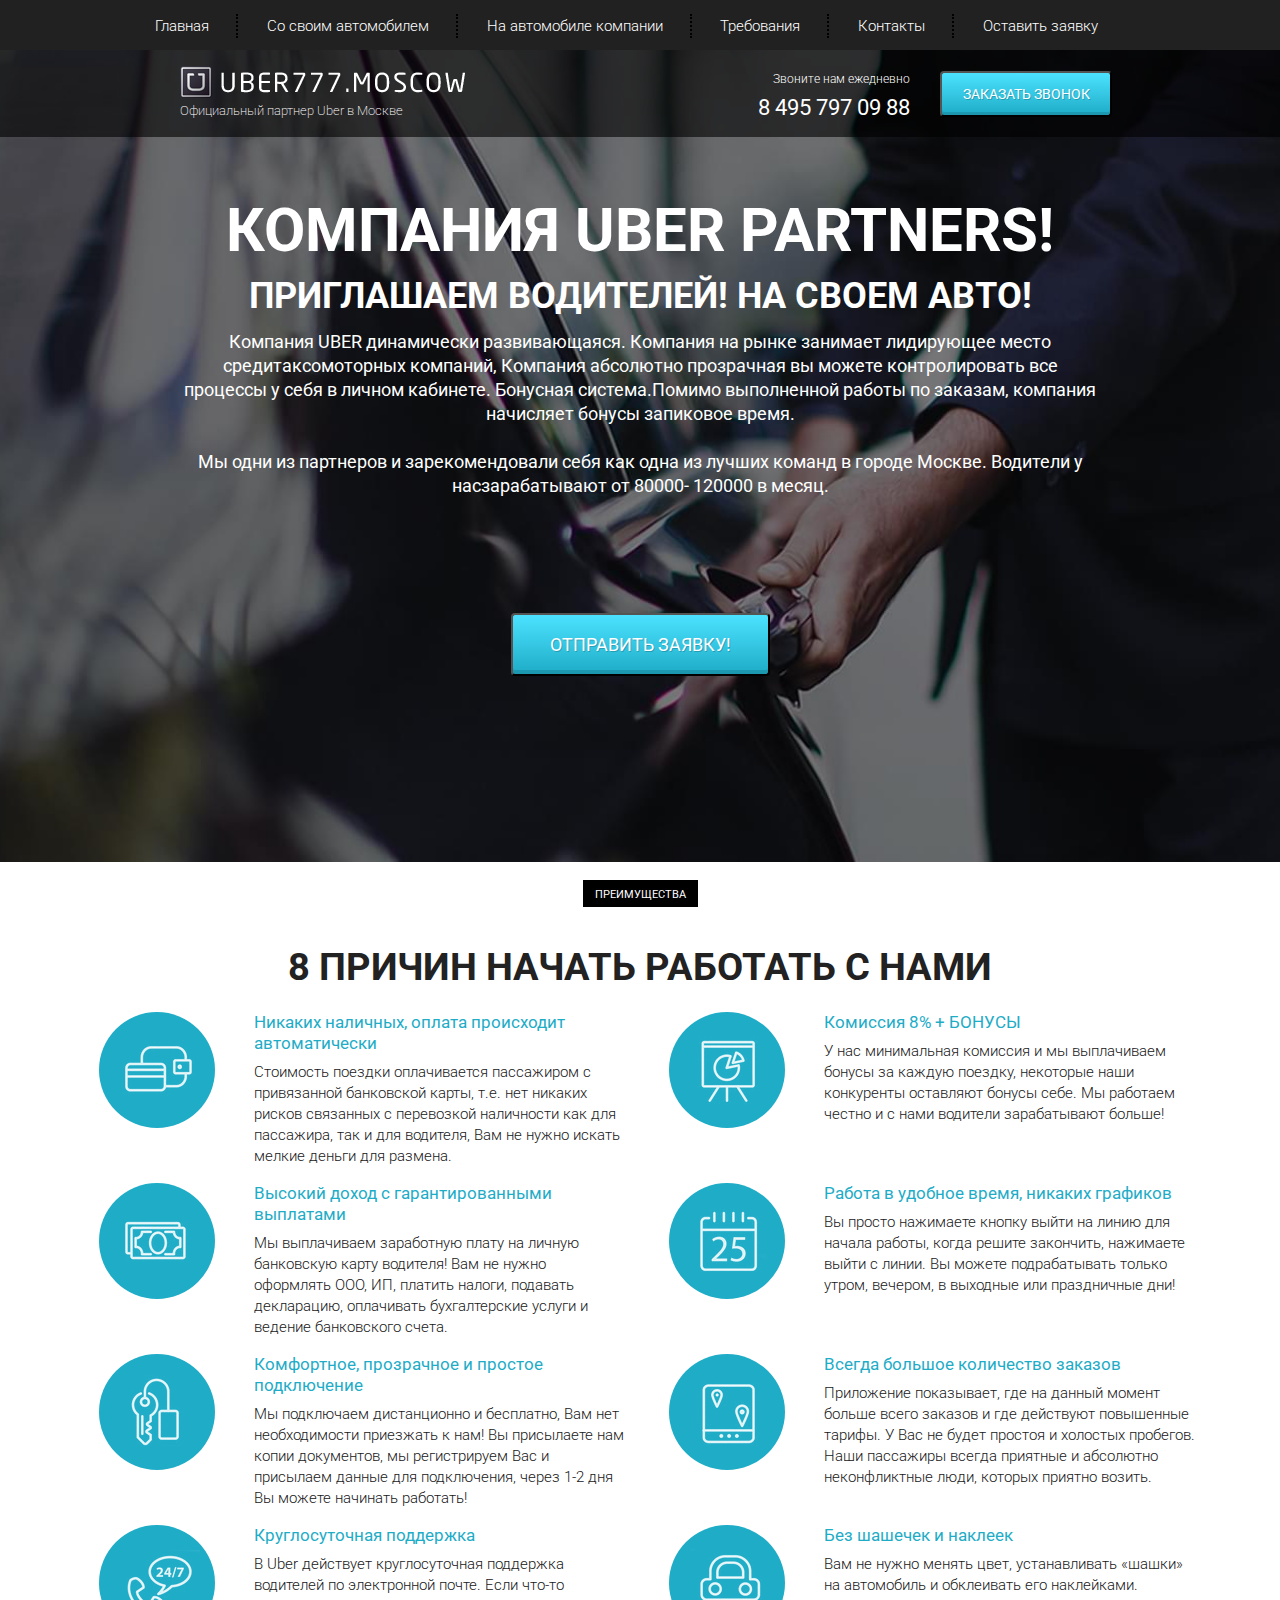
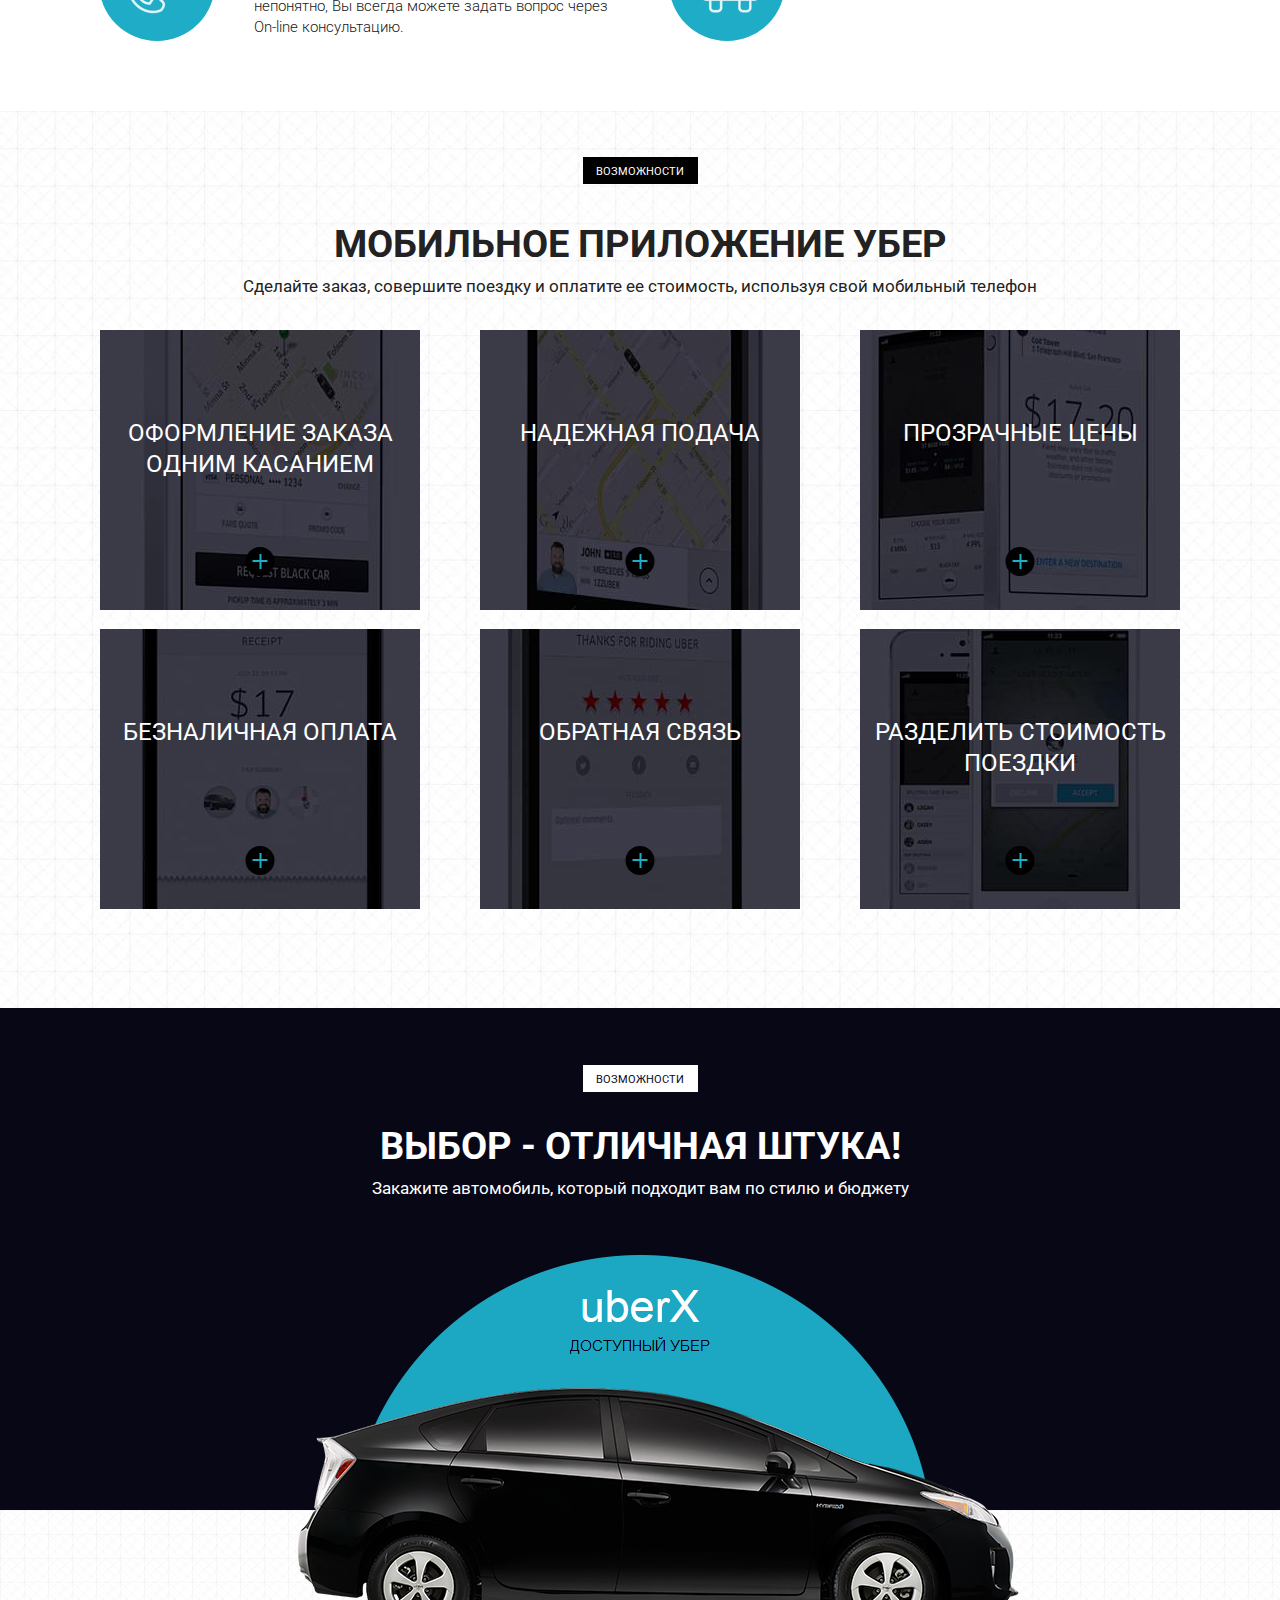
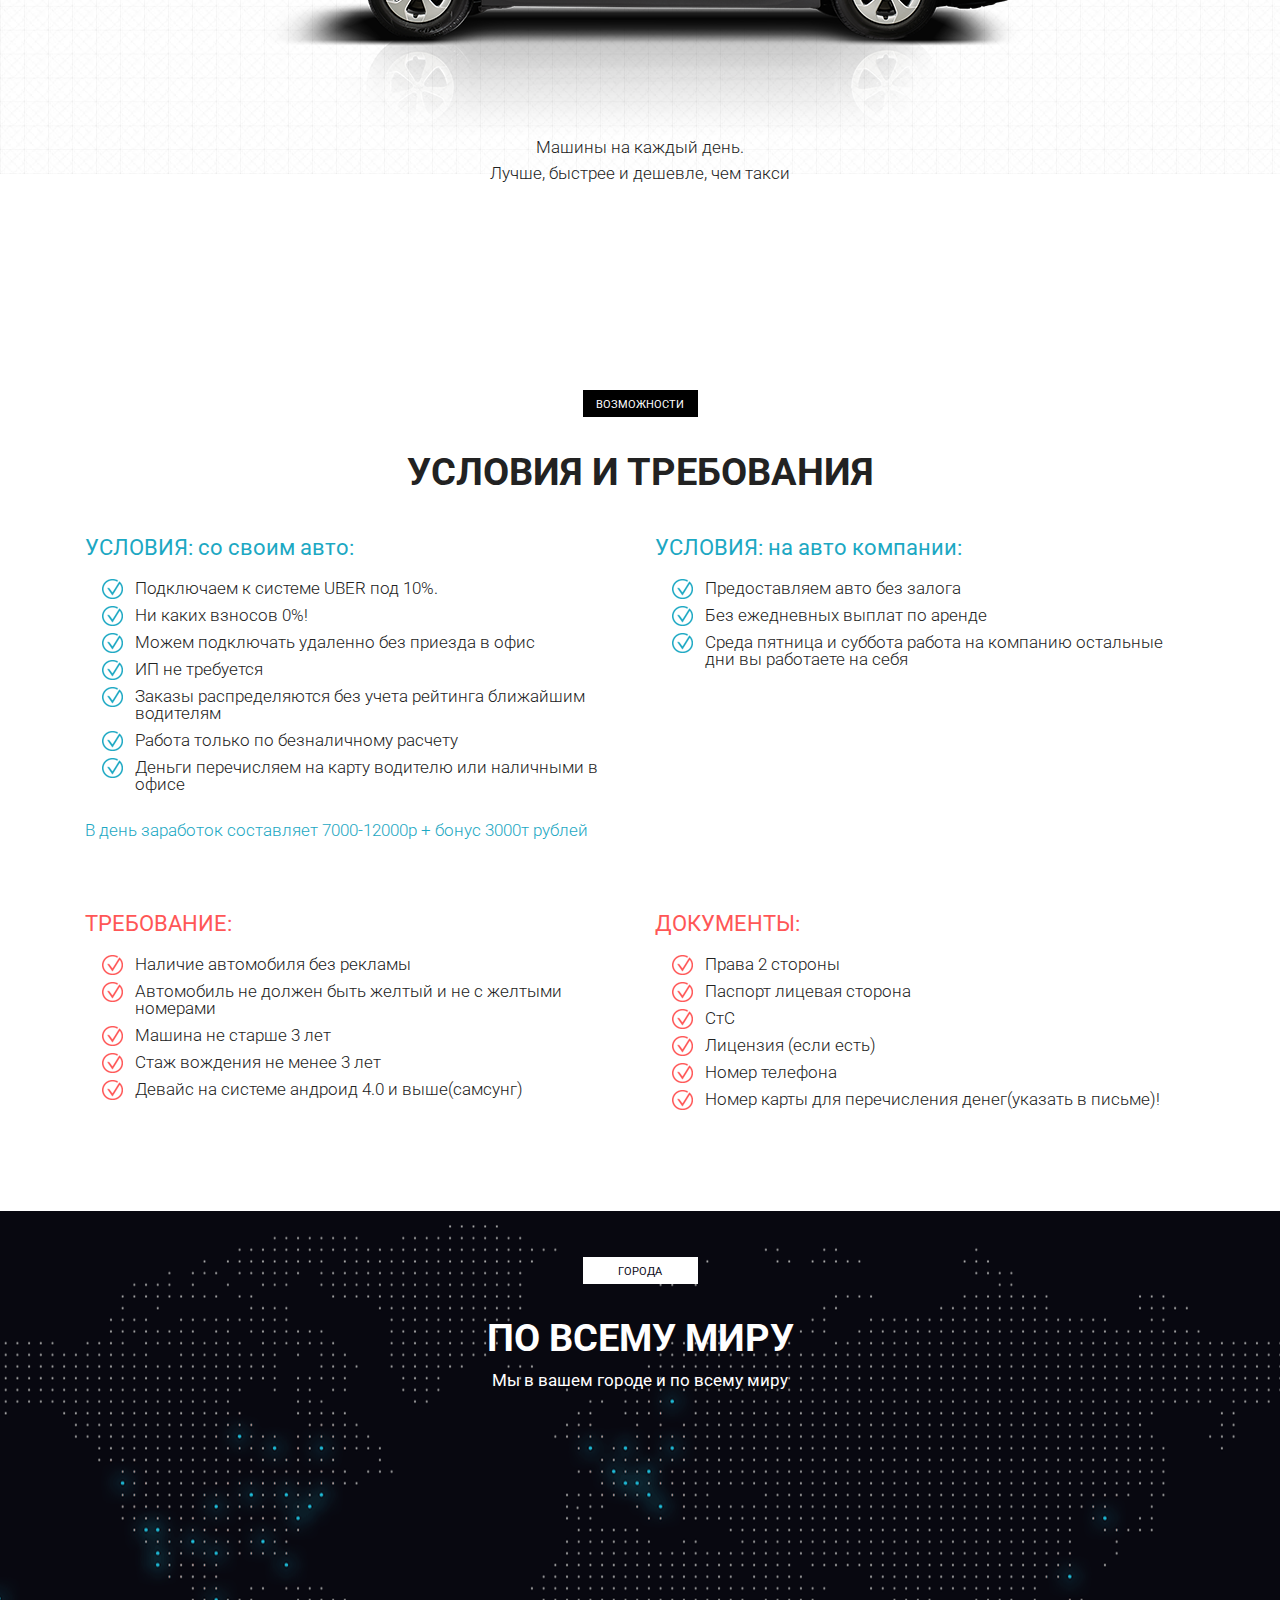
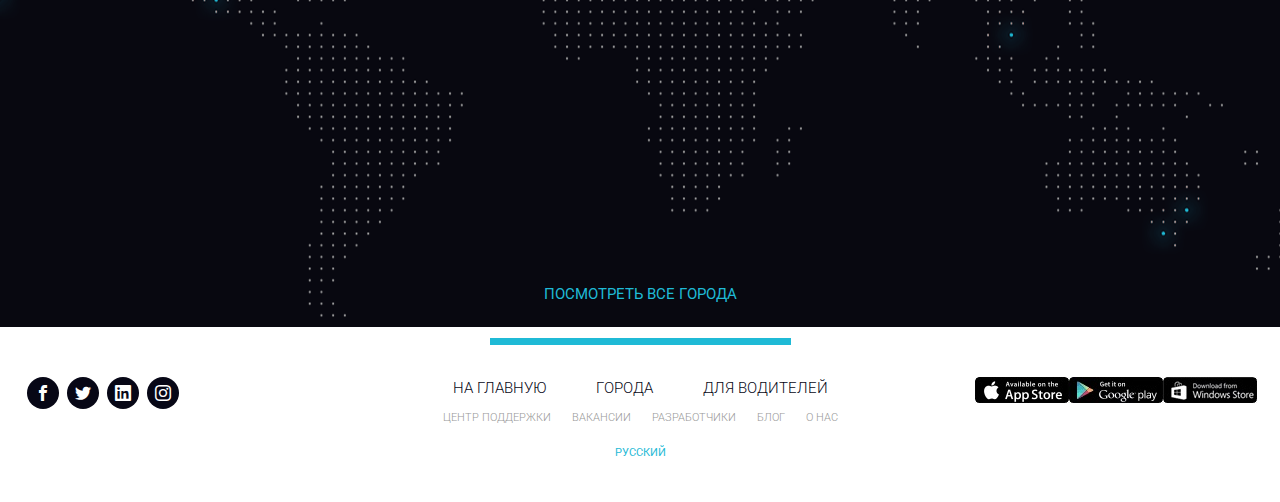
<file: uber/index.html>
<!DOCTYPE html><html lang="en"><head><meta charset="UTF-8"><meta http-equiv="X-UA-Compatible" content="IE=edge"><meta name="viewport" content="width=device-width,initial-scale=1"><title>Uber</title><link rel="shortcut icon" href="icons/favicon.ico" type="image/x-icon"><link rel="stylesheet" href="https://fonts.googleapis.com/css2?family=Roboto:wght@300;400;700&display=swap"><link rel="stylesheet" href="css/bootstrap-reboot.min.css"><link rel="stylesheet" href="css/bootstrap-grid.min.css"><link rel="stylesheet" href="css/font.css"><link rel="stylesheet" href="css/style.min.css"></head><body><header><nav><div class="container"><ul class="menu"><li class="menu_item"><a class="menu_link" href="#">Главная</a></li><li class="menu_item"><a class="menu_link" href="#require">Со своим автомобилем</a></li><li class="menu_item"><a class="menu_link" href="#require">На автомобиле компании</a></li><li class="menu_item"><a class="menu_link" href="#require">Требования</a></li><li class="menu_item"><a class="menu_link" href="#">Контакты</a></li><li class="menu_item"><a class="menu_link" href="#">Оставить заявку</a></li></ul></div><div class="hamburger"><span></span> <span></span> <span></span></div></nav><div class="subheader"><div class="container"><div class="row"><div class="col-6 col-md-4 offset-md-1"><a href="#" class="subheader_logo"><img src="img/Logo.png" alt="logo"></a><div class="subheader_descr">Официальный партнер Uber в Москве</div></div><div class="xs-hidden col-md-3 offset-md-1 col-xl-2 offset-xl-2"><div class="subheader_call">Звоните нам ежедневно</div><a href="tel:84957970988" class="subheader_phone">8 495 797 09 88</a></div><div class="col-6 col-md-3 col-lg-2"><a href="tel:84957970988" class="xs-visible subheader_phone">8 495 797 09 88</a> <button class="subheader_btn">заказать звонок</button></div></div></div></div></header><section class="promo"><div class="container"><div class="row"><div class="col-md-12 offset-md-0 col-lg-10 offset-lg-1"><h1 class="promo_header">КОМПАНИЯ UBER PARTNERS!</h1><h2 class="promo_subheader">ПРИГЛАШАЕМ ВОДИТЕЛЕЙ! НА СВОЕМ АВТО!</h2><div class="promo_text">Компания UBER динамически развивающаяся. Компания на рынке занимает лидирующее место средитаксомоторных компаний, Компания абсолютно прозрачная вы можете контролировать все процессы у себя в личном кабинете. Бонуcная система.Помимо выполненной работы по заказам, компания начисляет бонусы запиковое время.<br><br>Мы одни из партнеров и зарекомендовали себя как одна из лучших команд в городе Москве. Водители у насзарабатывают от 80000- 120000 в месяц.</div><button class="promo_btn">ОТПРАВИТЬ ЗАЯВКУ!</button></div></div></div></section><section class="start"><div class="container"><div class="label">преимущества</div><div class="title">8 причин начать работать с нами</div><div class="row"><div class="col-md-6"><div class="start_item"><div class="start_item_round"><img class="start_icon" src="icons/icon_1.png" alt="1"></div><div class="start_item_descr"><h3 class="icon_header">Никаких наличных, оплата происходит автоматически</h3>Стоимость поездки оплачивается пассажиром с привязанной банковской карты, т.е. нет никаких рисков связанных с перевозкой наличности как для пассажира, так и для водителя, Вам не нужно искать мелкие деньги для размена.</div></div></div><div class="col-md-6"><div class="start_item"><div class="start_item_round"><img class="start_icon" src="icons/icon_2.png" alt="2"></div><div class="start_item_descr"><h3 class="icon_header">Комиссия 8% + БОНУСЫ</h3>У нас минимальная комиссия и мы выплачиваем бонусы за каждую поездку, некоторые наши конкуренты оставляют бонусы себе. Мы работаем честно и с нами водители зарабатывают больше!</div></div></div><div class="col-md-6"><div class="start_item"><div class="start_item_round"><img class="start_icon" src="icons/icon_3.png" alt="3"></div><div class="start_item_descr"><h3 class="icon_header">Высокий доход с гарантированными выплатами</h3>Мы выплачиваем заработную плату на личную банковскую карту водителя! Вам не нужно оформлять ООО, ИП, платить налоги, подавать декларацию, оплачивать бухгалтерские услуги и ведение банковского счета.</div></div></div><div class="col-md-6"><div class="start_item"><div class="start_item_round"><img class="start_icon" src="icons/icon_4.png" alt="4"></div><div class="start_item_descr"><h3 class="icon_header">Работа в удобное время, никаких графиков</h3>Вы просто нажимаете кнопку выйти на линию для начала работы, когда решите закончить, нажимаете выйти с линии. Вы можете подрабатывать только утром, вечером, в выходные или праздничные дни!</div></div></div><div class="col-md-6"><div class="start_item"><div class="start_item_round"><img class="start_icon" src="icons/icon_5.png" alt="5"></div><div class="start_item_descr"><h3 class="icon_header">Комфортное, прозрачное и простое подключение</h3>Мы подключаем дистанционно и бесплатно, Вам нет необходимости приезжать к нам! Вы присылаете нам копии документов, мы регистрируем Вас и присылаем данные для подключения, через 1-2 дня Вы можете начинать работать!</div></div></div><div class="col-md-6"><div class="start_item"><div class="start_item_round"><img class="start_icon" src="icons/icon_6.png" alt="6"></div><div class="start_item_descr"><h3 class="icon_header">Всегда большое количество заказов</h3>Приложение показывает, где на данный момент больше всего заказов и где действуют повышенные тарифы. У Вас не будет простоя и холостых пробегов. Наши пассажиры всегда приятные и абсолютно неконфликтные люди, которых приятно возить.</div></div></div><div class="col-md-6"><div class="start_item"><div class="start_item_round"><img class="start_icon" src="icons/icon_7.png" alt="7"></div><div class="start_item_descr"><h3 class="icon_header">Круглосуточная поддержка</h3>В Uber действует круглосуточная поддержка водителей по электронной почте. Если что-то непонятно, Вы всегда можете задать вопрос через On-line консультацию.</div></div></div><div class="col-md-6"><div class="start_item"><div class="start_item_round"><img class="start_icon" src="icons/icon_8.png" alt="8"></div><div class="start_item_descr"><h3 class="icon_header">Без шашечек и наклеек</h3>Вам не нужно менять цвет, устанавливать «шашки» на автомобиль и обклеивать его наклейками.</div></div></div></div></div></section><section class="mobile"><div class="container"><div class="label">Возможности</div><div class="title">мобильное приложение убер</div><div class="subtitle">Сделайте заказ, совершите поездку и оплатите ее стоимость, используя свой мобильный телефон</div><div class="row"><div class="col-md-4"><div class="mobile_item mobile_item_1"><div class="mobile_item_subtitle">оформление заказа одним касанием</div><div class="mobile_item_plus"></div></div></div><div class="col-md-4"><div class="mobile_item mobile_item_2"><div class="mobile_item_subtitle">надежная подача</div><div class="mobile_item_plus"></div></div></div><div class="col-md-4"><div class="mobile_item mobile_item_3"><div class="mobile_item_subtitle">прозрачные цены</div><div class="mobile_item_plus"></div></div></div><div class="col-md-4"><div class="mobile_item mobile_item_4"><div class="mobile_item_subtitle">безналичная оплата</div><div class="mobile_item_plus"></div></div></div><div class="col-md-4"><div class="mobile_item mobile_item_5"><div class="mobile_item_subtitle">обратная связь</div><div class="mobile_item_plus"></div></div></div><div class="col-md-4"><div class="mobile_item mobile_item_6"><div class="mobile_item_subtitle">разделить стоимость поездки</div><div class="mobile_item_plus"></div></div></div></div></div></section><section class="choise"><div class="black"></div><div class="container"><div class="label label_white">Возможности</div><div class="title title_white">Выбор - отличная штука!</div><div class="subtitle subtitle_white">Закажите автомобиль, который подходит вам по стилю и бюджету</div><img src="img/auto.png" alt="auto" class="auto"><div class="choise_text">Машины на каждый день.<br>Лучше, быстрее и дешевле, чем такси</div></div><img src="img/bg/auto_bg.jpg" alt="bg" class="choise_bg"></section><section class="require" id="require"><div class="container"><div class="label">возможности</div><div class="title">условия и требования</div><div class="row"><div class="col-md-6"><div class="require_item"><div class="require_item_title">УСЛОВИЯ: со своим авто:</div><ul class="require_item_list"><li>Подключаем к системе UBER под 10%.</li><li>Ни каких взносов 0%!</li><li>Можем подключать удаленно без приезда в офис</li><li>ИП не требуется</li><li>Заказы распределяются без учета рейтинга ближайшим водителям</li><li>Работа только по безналичному расчету</li><li>Деньги перечисляем на карту водителю или наличными в офисе</li></ul><div class="require_item_descr">В день заработок составляет 7000-12000р + бонус 3000т рублей</div></div></div><div class="col-md-6"><div class="require_item"><div class="require_item_title">УСЛОВИЯ: на авто компании:</div><ul class="require_item_list"><li>Предоставляем авто без залога</li><li>Без ежедневных выплат по аренде</li><li>Среда пятница и суббота работа на компанию остальные дни вы работаете на себя</li></ul></div></div><div class="col-md-6"><div class="require_item require_item_nbm warning"><div class="require_item_title">ТРЕБОВАНИЕ:</div><ul class="require_item_list"><li>Наличие автомобиля без рекламы</li><li>Автомобиль не должен быть желтый и не с желтыми номерами</li><li>Машина не старше 3 лет</li><li>Стаж вождения не менее 3 лет</li><li>Девайс на системе андроид 4.0 и выше(самсунг)</li></ul></div></div><div class="col-md-6"><div class="require_item require_item_nbm warning"><div class="require_item_title">ДОКУМЕНТЫ:</div><ul class="require_item_list"><li>Права 2 стороны</li><li>Паспорт лицевая сторона</li><li>СтС</li><li>Лицензия (если есть)</li><li>Номер телефона</li><li>Номер карты для перечисления денег(указать в письме)!</li></ul></div></div></div></div></section><section class="city"><div class="container"><div class="label label_white">города</div><div class="title title_white">По всему миру</div><div class="subtitle subtitle_white">Мы в вашем городе и по всему миру</div><a href="#" class="city_link">посмотреть все города</a></div></section><footer><div class="footer_divider"></div><div class="footer_wrapper"><div><div class="footer_social"><a href="#" class="footer_social_item"><span class="icon-facebook"></span></a> <a href="#" class="footer_social_item"><span class="icon-twitter"></span></a> <a href="#" class="footer_social_item"><span class="icon-linkedin"></span></a> <a href="#" class="footer_social_item"><span class="icon-instagram"></span></a></div></div><div><div class="footer_links"><div class="footer_links_main"><a href="#">на главную</a> <a href="#">города</a> <a href="#">для водителей</a></div><div class="footer_links_sub"><a href="#">центр поддержки</a> <a href="#">вакансии</a> <a href="#">разработчики</a> <a href="#">блог</a> <a href="#">о нас</a></div><a href="#" class="footer_links_lang">русский</a></div></div><div><div class="footer_store"><a href="#"><img src="icons/app_store.jpg" alt="App store"></a><a href="#"><img src="icons/google_play.jpg" alt="Google play"></a><a href="#"><img src="icons/windows_store.jpg" alt="Windows store"></a></div></div></div></footer><script src="js/script.js"></script></body></html>
</file>
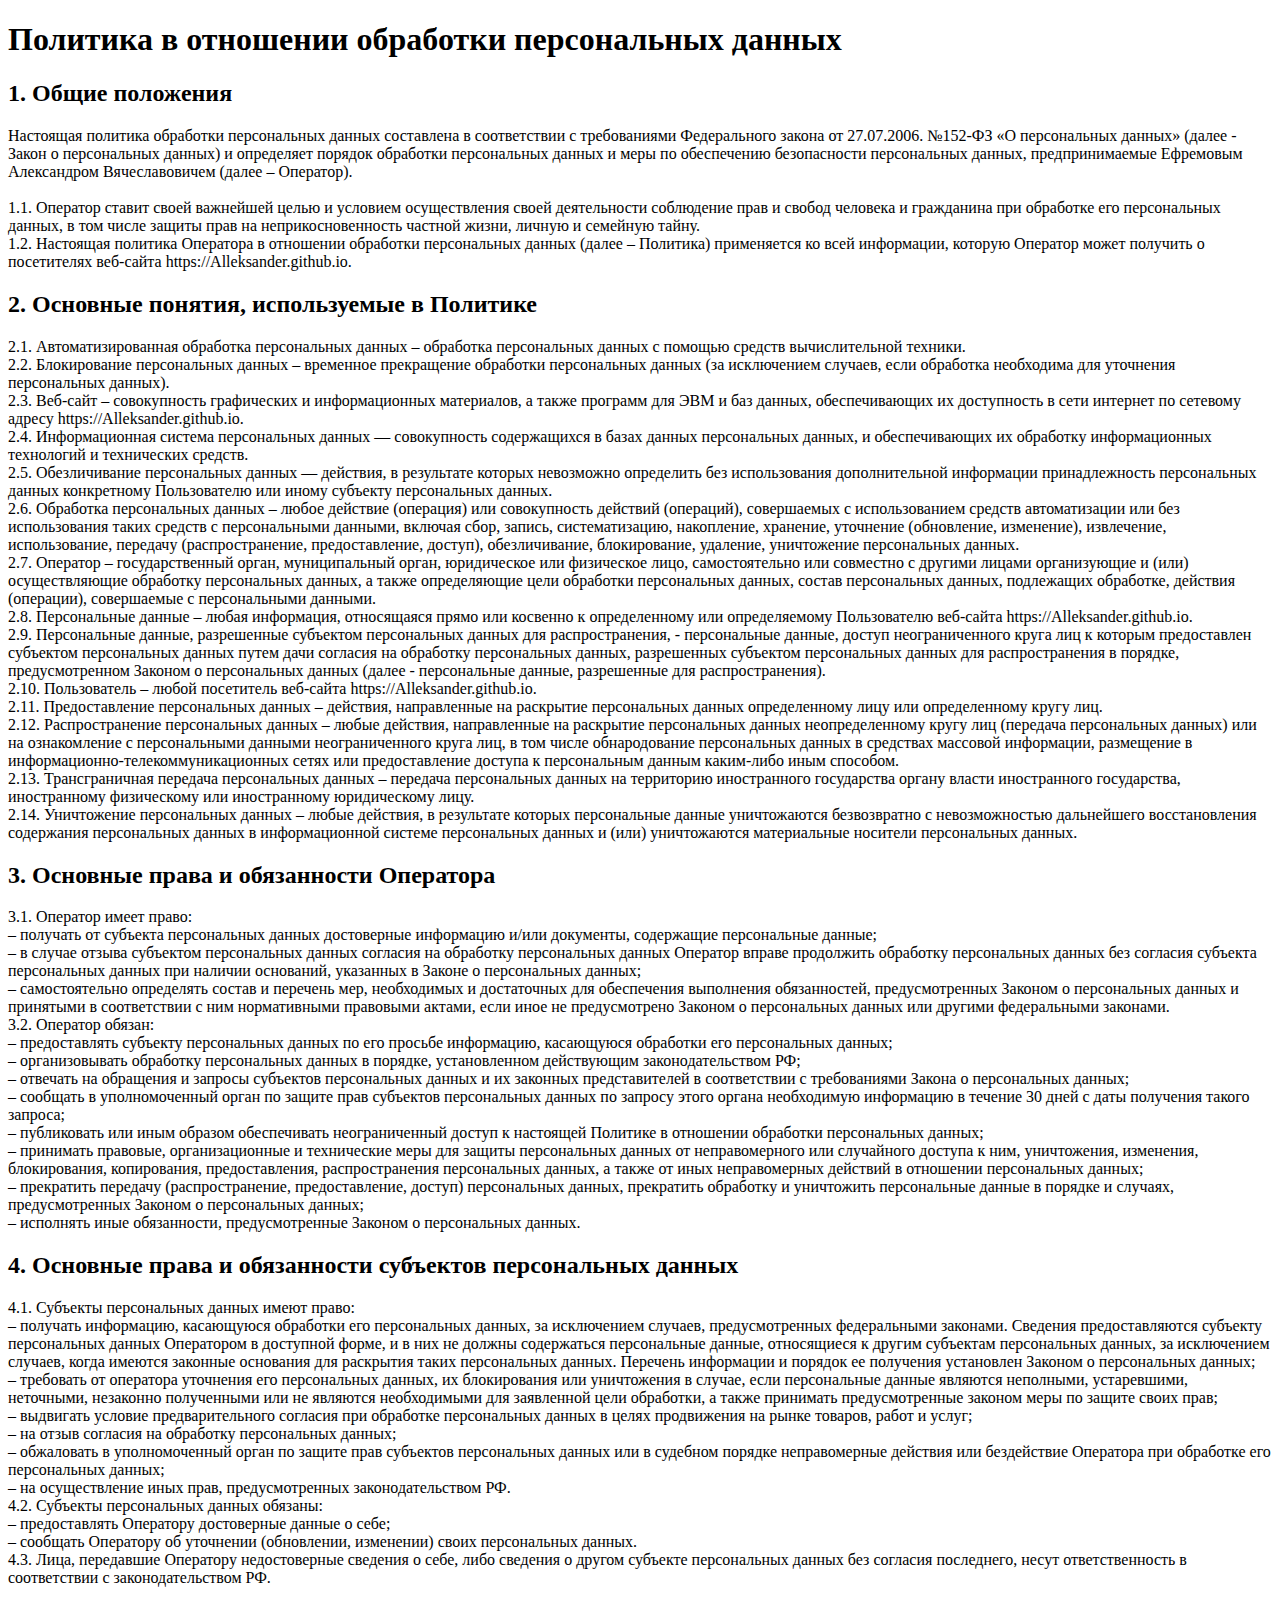
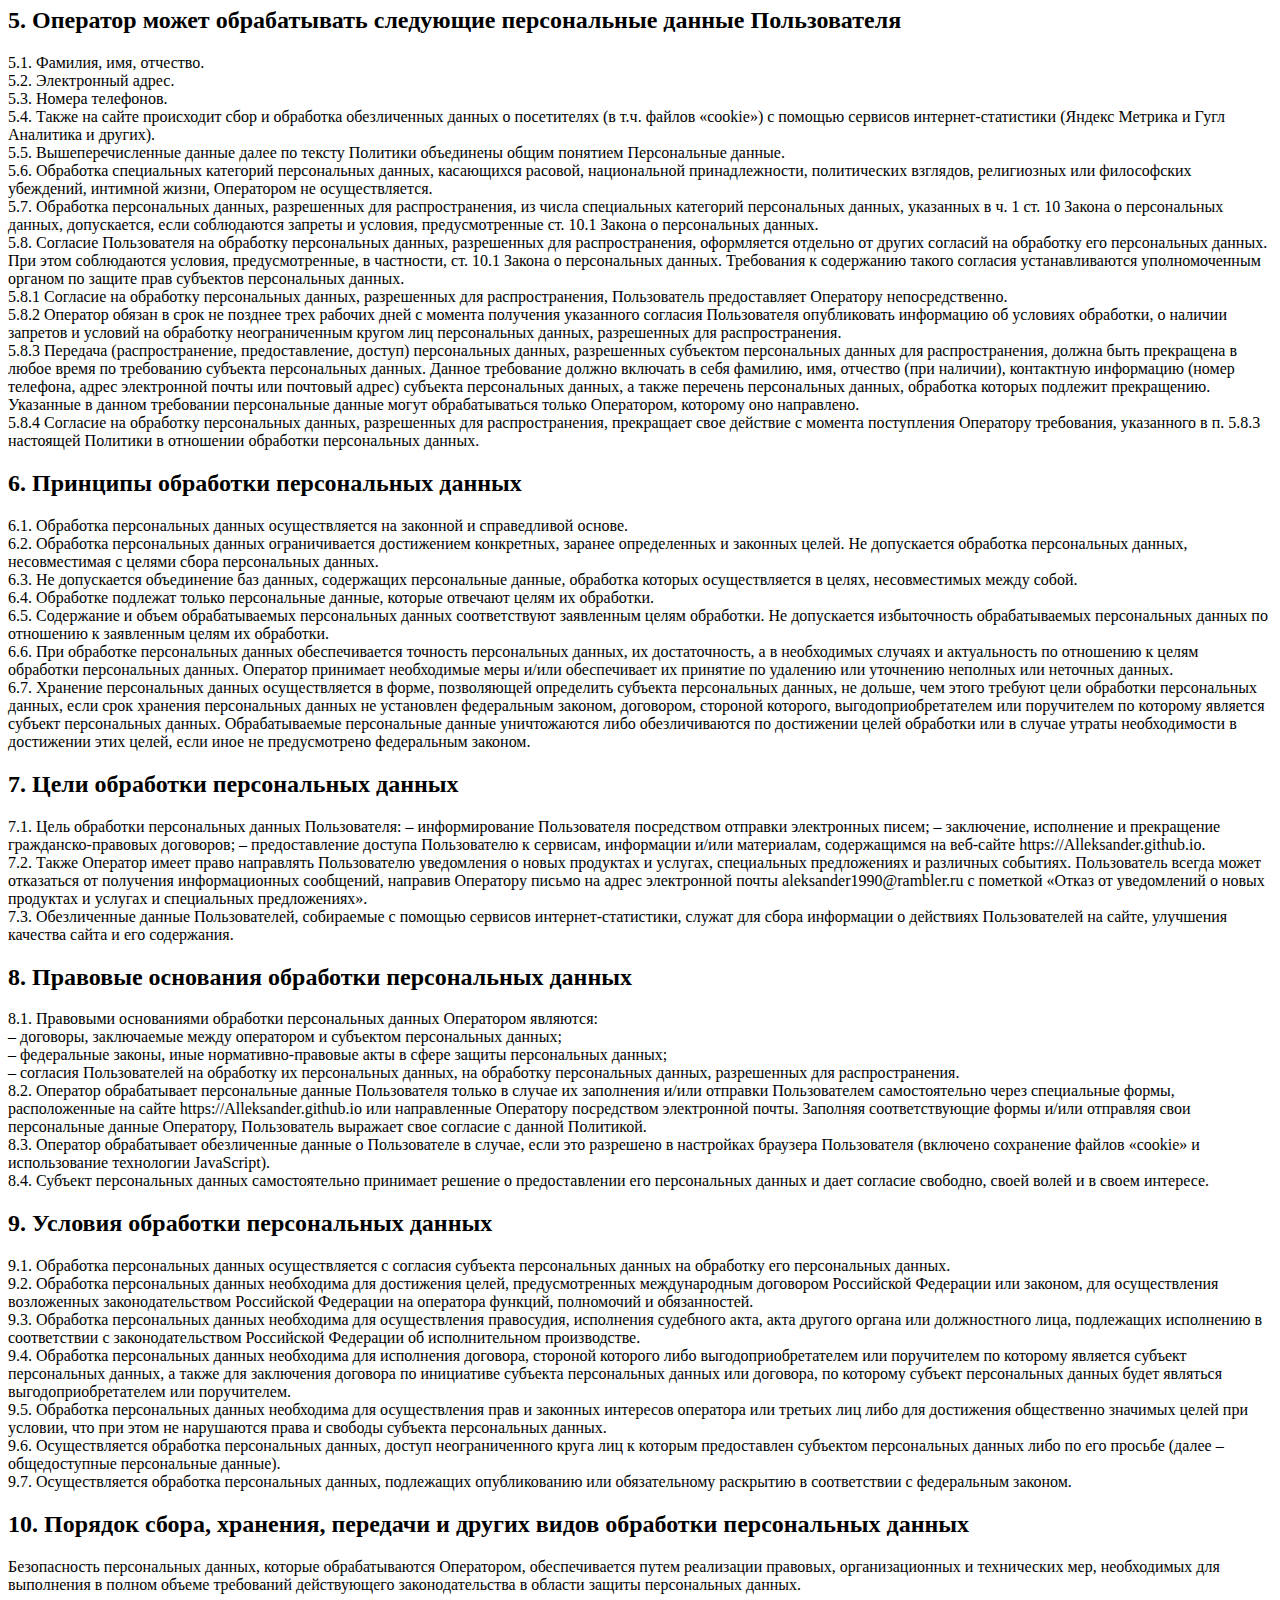
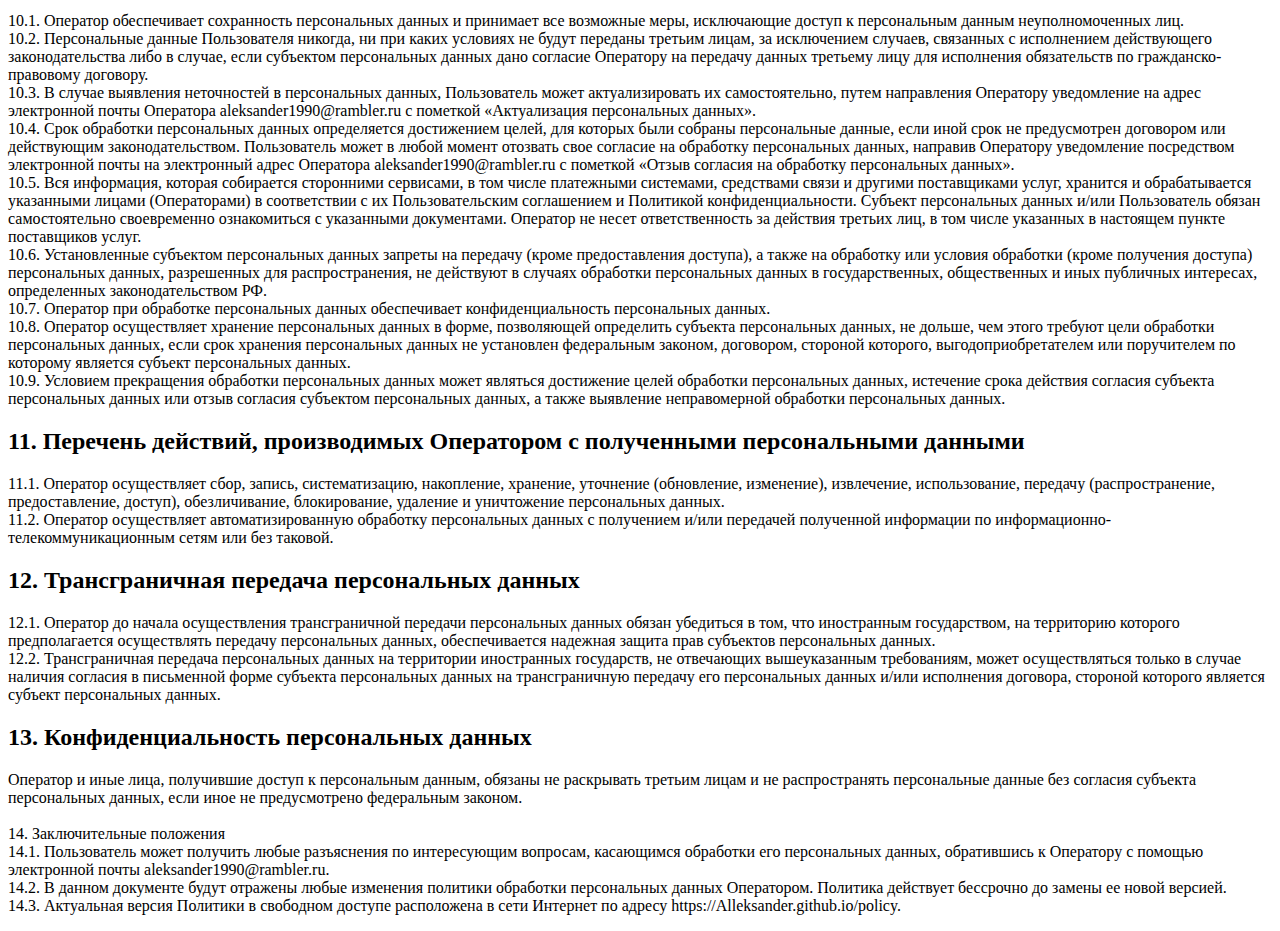
<file: policy.html>
<!DOCTYPE html><html lang="en"><head><meta charset="UTF-8"><meta http-equiv="X-UA-Compatible" content="IE=edge"><meta name="viewport" content="width=device-width,initial-scale=1"><title>Policy</title></head><body><h1>Политика в отношении обработки персональных данных</h1><h2>1. Общие положения</h2><p>Настоящая политика обработки персональных данных составлена в соответствии с требованиями Федерального закона от 27.07.2006. №152-ФЗ «О персональных данных» (далее - Закон о персональных данных) и определяет порядок обработки персональных данных и меры по обеспечению безопасности персональных данных, предпринимаемые Ефремовым Александром Вячеславовичем (далее – Оператор).<br><br>1.1. Оператор ставит своей важнейшей целью и условием осуществления своей деятельности соблюдение прав и свобод человека и гражданина при обработке его персональных данных, в том числе защиты прав на неприкосновенность частной жизни, личную и семейную тайну.<br>1.2. Настоящая политика Оператора в отношении обработки персональных данных (далее – Политика) применяется ко всей информации, которую Оператор может получить о посетителях веб-сайта https://Alleksander.github.io.</p><h2>2. Основные понятия, используемые в Политике</h2><p>2.1. Автоматизированная обработка персональных данных – обработка персональных данных с помощью средств вычислительной техники.<br>2.2. Блокирование персональных данных – временное прекращение обработки персональных данных (за исключением случаев, если обработка необходима для уточнения персональных данных).<br>2.3. Веб-сайт – совокупность графических и информационных материалов, а также программ для ЭВМ и баз данных, обеспечивающих их доступность в сети интернет по сетевому адресу https://Alleksander.github.io.<br>2.4. Информационная система персональных данных — совокупность содержащихся в базах данных персональных данных, и обеспечивающих их обработку информационных технологий и технических средств.<br>2.5. Обезличивание персональных данных — действия, в результате которых невозможно определить без использования дополнительной информации принадлежность персональных данных конкретному Пользователю или иному субъекту персональных данных.<br>2.6. Обработка персональных данных – любое действие (операция) или совокупность действий (операций), совершаемых с использованием средств автоматизации или без использования таких средств с персональными данными, включая сбор, запись, систематизацию, накопление, хранение, уточнение (обновление, изменение), извлечение, использование, передачу (распространение, предоставление, доступ), обезличивание, блокирование, удаление, уничтожение персональных данных.<br>2.7. Оператор – государственный орган, муниципальный орган, юридическое или физическое лицо, самостоятельно или совместно с другими лицами организующие и (или) осуществляющие обработку персональных данных, а также определяющие цели обработки персональных данных, состав персональных данных, подлежащих обработке, действия (операции), совершаемые с персональными данными.<br>2.8. Персональные данные – любая информация, относящаяся прямо или косвенно к определенному или определяемому Пользователю веб-сайта https://Alleksander.github.io.<br>2.9. Персональные данные, разрешенные субъектом персональных данных для распространения, - персональные данные, доступ неограниченного круга лиц к которым предоставлен субъектом персональных данных путем дачи согласия на обработку персональных данных, разрешенных субъектом персональных данных для распространения в порядке, предусмотренном Законом о персональных данных (далее - персональные данные, разрешенные для распространения).<br>2.10. Пользователь – любой посетитель веб-сайта https://Alleksander.github.io.<br>2.11. Предоставление персональных данных – действия, направленные на раскрытие персональных данных определенному лицу или определенному кругу лиц.<br>2.12. Распространение персональных данных – любые действия, направленные на раскрытие персональных данных неопределенному кругу лиц (передача персональных данных) или на ознакомление с персональными данными неограниченного круга лиц, в том числе обнародование персональных данных в средствах массовой информации, размещение в информационно-телекоммуникационных сетях или предоставление доступа к персональным данным каким-либо иным способом.<br>2.13. Трансграничная передача персональных данных – передача персональных данных на территорию иностранного государства органу власти иностранного государства, иностранному физическому или иностранному юридическому лицу.<br>2.14. Уничтожение персональных данных – любые действия, в результате которых персональные данные уничтожаются безвозвратно с невозможностью дальнейшего восстановления содержания персональных данных в информационной системе персональных данных и (или) уничтожаются материальные носители персональных данных.</p><h2>3. Основные права и обязанности Оператора</h2><p>3.1. Оператор имеет право:<br>– получать от субъекта персональных данных достоверные информацию и/или документы, содержащие персональные данные;<br>– в случае отзыва субъектом персональных данных согласия на обработку персональных данных Оператор вправе продолжить обработку персональных данных без согласия субъекта персональных данных при наличии оснований, указанных в Законе о персональных данных;<br>– самостоятельно определять состав и перечень мер, необходимых и достаточных для обеспечения выполнения обязанностей, предусмотренных Законом о персональных данных и принятыми в соответствии с ним нормативными правовыми актами, если иное не предусмотрено Законом о персональных данных или другими федеральными законами.<br>3.2. Оператор обязан:<br>– предоставлять субъекту персональных данных по его просьбе информацию, касающуюся обработки его персональных данных;<br>– организовывать обработку персональных данных в порядке, установленном действующим законодательством РФ;<br>– отвечать на обращения и запросы субъектов персональных данных и их законных представителей в соответствии с требованиями Закона о персональных данных;<br>– сообщать в уполномоченный орган по защите прав субъектов персональных данных по запросу этого органа необходимую информацию в течение 30 дней с даты получения такого запроса;<br>– публиковать или иным образом обеспечивать неограниченный доступ к настоящей Политике в отношении обработки персональных данных;<br>– принимать правовые, организационные и технические меры для защиты персональных данных от неправомерного или случайного доступа к ним, уничтожения, изменения, блокирования, копирования, предоставления, распространения персональных данных, а также от иных неправомерных действий в отношении персональных данных;<br>– прекратить передачу (распространение, предоставление, доступ) персональных данных, прекратить обработку и уничтожить персональные данные в порядке и случаях, предусмотренных Законом о персональных данных;<br>– исполнять иные обязанности, предусмотренные Законом о персональных данных.</p><h2>4. Основные права и обязанности субъектов персональных данных</h2><p>4.1. Субъекты персональных данных имеют право:<br>– получать информацию, касающуюся обработки его персональных данных, за исключением случаев, предусмотренных федеральными законами. Сведения предоставляются субъекту персональных данных Оператором в доступной форме, и в них не должны содержаться персональные данные, относящиеся к другим субъектам персональных данных, за исключением случаев, когда имеются законные основания для раскрытия таких персональных данных. Перечень информации и порядок ее получения установлен Законом о персональных данных;<br>– требовать от оператора уточнения его персональных данных, их блокирования или уничтожения в случае, если персональные данные являются неполными, устаревшими, неточными, незаконно полученными или не являются необходимыми для заявленной цели обработки, а также принимать предусмотренные законом меры по защите своих прав;<br>– выдвигать условие предварительного согласия при обработке персональных данных в целях продвижения на рынке товаров, работ и услуг;<br>– на отзыв согласия на обработку персональных данных;<br>– обжаловать в уполномоченный орган по защите прав субъектов персональных данных или в судебном порядке неправомерные действия или бездействие Оператора при обработке его персональных данных;<br>– на осуществление иных прав, предусмотренных законодательством РФ.<br>4.2. Субъекты персональных данных обязаны:<br>– предоставлять Оператору достоверные данные о себе;<br>– сообщать Оператору об уточнении (обновлении, изменении) своих персональных данных.<br>4.3. Лица, передавшие Оператору недостоверные сведения о себе, либо сведения о другом субъекте персональных данных без согласия последнего, несут ответственность в соответствии с законодательством РФ.</p><h2>5. Оператор может обрабатывать следующие персональные данные Пользователя</h2><p>5.1. Фамилия, имя, отчество.<br>5.2. Электронный адрес.<br>5.3. Номера телефонов.<br>5.4. Также на сайте происходит сбор и обработка обезличенных данных о посетителях (в т.ч. файлов «cookie») с помощью сервисов интернет-статистики (Яндекс Метрика и Гугл Аналитика и других).<br>5.5. Вышеперечисленные данные далее по тексту Политики объединены общим понятием Персональные данные.<br>5.6. Обработка специальных категорий персональных данных, касающихся расовой, национальной принадлежности, политических взглядов, религиозных или философских убеждений, интимной жизни, Оператором не осуществляется.<br>5.7. Обработка персональных данных, разрешенных для распространения, из числа специальных категорий персональных данных, указанных в ч. 1 ст. 10 Закона о персональных данных, допускается, если соблюдаются запреты и условия, предусмотренные ст. 10.1 Закона о персональных данных.<br>5.8. Согласие Пользователя на обработку персональных данных, разрешенных для распространения, оформляется отдельно от других согласий на обработку его персональных данных. При этом соблюдаются условия, предусмотренные, в частности, ст. 10.1 Закона о персональных данных. Требования к содержанию такого согласия устанавливаются уполномоченным органом по защите прав субъектов персональных данных.<br>5.8.1 Согласие на обработку персональных данных, разрешенных для распространения, Пользователь предоставляет Оператору непосредственно.<br>5.8.2 Оператор обязан в срок не позднее трех рабочих дней с момента получения указанного согласия Пользователя опубликовать информацию об условиях обработки, о наличии запретов и условий на обработку неограниченным кругом лиц персональных данных, разрешенных для распространения.<br>5.8.3 Передача (распространение, предоставление, доступ) персональных данных, разрешенных субъектом персональных данных для распространения, должна быть прекращена в любое время по требованию субъекта персональных данных. Данное требование должно включать в себя фамилию, имя, отчество (при наличии), контактную информацию (номер телефона, адрес электронной почты или почтовый адрес) субъекта персональных данных, а также перечень персональных данных, обработка которых подлежит прекращению. Указанные в данном требовании персональные данные могут обрабатываться только Оператором, которому оно направлено.<br>5.8.4 Согласие на обработку персональных данных, разрешенных для распространения, прекращает свое действие с момента поступления Оператору требования, указанного в п. 5.8.3 настоящей Политики в отношении обработки персональных данных.</p><h2>6. Принципы обработки персональных данных</h2><p>6.1. Обработка персональных данных осуществляется на законной и справедливой основе.<br>6.2. Обработка персональных данных ограничивается достижением конкретных, заранее определенных и законных целей. Не допускается обработка персональных данных, несовместимая с целями сбора персональных данных.<br>6.3. Не допускается объединение баз данных, содержащих персональные данные, обработка которых осуществляется в целях, несовместимых между собой.<br>6.4. Обработке подлежат только персональные данные, которые отвечают целям их обработки.<br>6.5. Содержание и объем обрабатываемых персональных данных соответствуют заявленным целям обработки. Не допускается избыточность обрабатываемых персональных данных по отношению к заявленным целям их обработки.<br>6.6. При обработке персональных данных обеспечивается точность персональных данных, их достаточность, а в необходимых случаях и актуальность по отношению к целям обработки персональных данных. Оператор принимает необходимые меры и/или обеспечивает их принятие по удалению или уточнению неполных или неточных данных.<br>6.7. Хранение персональных данных осуществляется в форме, позволяющей определить субъекта персональных данных, не дольше, чем этого требуют цели обработки персональных данных, если срок хранения персональных данных не установлен федеральным законом, договором, стороной которого, выгодоприобретателем или поручителем по которому является субъект персональных данных. Обрабатываемые персональные данные уничтожаются либо обезличиваются по достижении целей обработки или в случае утраты необходимости в достижении этих целей, если иное не предусмотрено федеральным законом.</p><h2>7. Цели обработки персональных данных</h2><p>7.1. Цель обработки персональных данных Пользователя: – информирование Пользователя посредством отправки электронных писем; – заключение, исполнение и прекращение гражданско-правовых договоров; – предоставление доступа Пользователю к сервисам, информации и/или материалам, содержащимся на веб-сайте https://Alleksander.github.io.<br>7.2. Также Оператор имеет право направлять Пользователю уведомления о новых продуктах и услугах, специальных предложениях и различных событиях. Пользователь всегда может отказаться от получения информационных сообщений, направив Оператору письмо на адрес электронной почты aleksander1990@rambler.ru с пометкой «Отказ от уведомлений о новых продуктах и услугах и специальных предложениях».<br>7.3. Обезличенные данные Пользователей, собираемые с помощью сервисов интернет-статистики, служат для сбора информации о действиях Пользователей на сайте, улучшения качества сайта и его содержания.</p><h2>8. Правовые основания обработки персональных данных</h2><p>8.1. Правовыми основаниями обработки персональных данных Оператором являются:<br>– договоры, заключаемые между оператором и субъектом персональных данных;<br>– федеральные законы, иные нормативно-правовые акты в сфере защиты персональных данных;<br>– согласия Пользователей на обработку их персональных данных, на обработку персональных данных, разрешенных для распространения.<br>8.2. Оператор обрабатывает персональные данные Пользователя только в случае их заполнения и/или отправки Пользователем самостоятельно через специальные формы, расположенные на сайте https://Alleksander.github.io или направленные Оператору посредством электронной почты. Заполняя соответствующие формы и/или отправляя свои персональные данные Оператору, Пользователь выражает свое согласие с данной Политикой.<br>8.3. Оператор обрабатывает обезличенные данные о Пользователе в случае, если это разрешено в настройках браузера Пользователя (включено сохранение файлов «cookie» и использование технологии JavaScript).<br>8.4. Субъект персональных данных самостоятельно принимает решение о предоставлении его персональных данных и дает согласие свободно, своей волей и в своем интересе.</p><h2>9. Условия обработки персональных данных</h2><p>9.1. Обработка персональных данных осуществляется с согласия субъекта персональных данных на обработку его персональных данных.<br>9.2. Обработка персональных данных необходима для достижения целей, предусмотренных международным договором Российской Федерации или законом, для осуществления возложенных законодательством Российской Федерации на оператора функций, полномочий и обязанностей.<br>9.3. Обработка персональных данных необходима для осуществления правосудия, исполнения судебного акта, акта другого органа или должностного лица, подлежащих исполнению в соответствии с законодательством Российской Федерации об исполнительном производстве.<br>9.4. Обработка персональных данных необходима для исполнения договора, стороной которого либо выгодоприобретателем или поручителем по которому является субъект персональных данных, а также для заключения договора по инициативе субъекта персональных данных или договора, по которому субъект персональных данных будет являться выгодоприобретателем или поручителем.<br>9.5. Обработка персональных данных необходима для осуществления прав и законных интересов оператора или третьих лиц либо для достижения общественно значимых целей при условии, что при этом не нарушаются права и свободы субъекта персональных данных.<br>9.6. Осуществляется обработка персональных данных, доступ неограниченного круга лиц к которым предоставлен субъектом персональных данных либо по его просьбе (далее – общедоступные персональные данные).<br>9.7. Осуществляется обработка персональных данных, подлежащих опубликованию или обязательному раскрытию в соответствии с федеральным законом.</p><h2>10. Порядок сбора, хранения, передачи и других видов обработки персональных данных</h2><p>Безопасность персональных данных, которые обрабатываются Оператором, обеспечивается путем реализации правовых, организационных и технических мер, необходимых для выполнения в полном объеме требований действующего законодательства в области защиты персональных данных.<br><br>10.1. Оператор обеспечивает сохранность персональных данных и принимает все возможные меры, исключающие доступ к персональным данным неуполномоченных лиц.<br>10.2. Персональные данные Пользователя никогда, ни при каких условиях не будут переданы третьим лицам, за исключением случаев, связанных с исполнением действующего законодательства либо в случае, если субъектом персональных данных дано согласие Оператору на передачу данных третьему лицу для исполнения обязательств по гражданско-правовому договору.<br>10.3. В случае выявления неточностей в персональных данных, Пользователь может актуализировать их самостоятельно, путем направления Оператору уведомление на адрес электронной почты Оператора aleksander1990@rambler.ru с пометкой «Актуализация персональных данных».<br>10.4. Срок обработки персональных данных определяется достижением целей, для которых были собраны персональные данные, если иной срок не предусмотрен договором или действующим законодательством. Пользователь может в любой момент отозвать свое согласие на обработку персональных данных, направив Оператору уведомление посредством электронной почты на электронный адрес Оператора aleksander1990@rambler.ru с пометкой «Отзыв согласия на обработку персональных данных».<br>10.5. Вся информация, которая собирается сторонними сервисами, в том числе платежными системами, средствами связи и другими поставщиками услуг, хранится и обрабатывается указанными лицами (Операторами) в соответствии с их Пользовательским соглашением и Политикой конфиденциальности. Субъект персональных данных и/или Пользователь обязан самостоятельно своевременно ознакомиться с указанными документами. Оператор не несет ответственность за действия третьих лиц, в том числе указанных в настоящем пункте поставщиков услуг.<br>10.6. Установленные субъектом персональных данных запреты на передачу (кроме предоставления доступа), а также на обработку или условия обработки (кроме получения доступа) персональных данных, разрешенных для распространения, не действуют в случаях обработки персональных данных в государственных, общественных и иных публичных интересах, определенных законодательством РФ.<br>10.7. Оператор при обработке персональных данных обеспечивает конфиденциальность персональных данных.<br>10.8. Оператор осуществляет хранение персональных данных в форме, позволяющей определить субъекта персональных данных, не дольше, чем этого требуют цели обработки персональных данных, если срок хранения персональных данных не установлен федеральным законом, договором, стороной которого, выгодоприобретателем или поручителем по которому является субъект персональных данных.<br>10.9. Условием прекращения обработки персональных данных может являться достижение целей обработки персональных данных, истечение срока действия согласия субъекта персональных данных или отзыв согласия субъектом персональных данных, а также выявление неправомерной обработки персональных данных.</p><h2>11. Перечень действий, производимых Оператором с полученными персональными данными</h2><p>11.1. Оператор осуществляет сбор, запись, систематизацию, накопление, хранение, уточнение (обновление, изменение), извлечение, использование, передачу (распространение, предоставление, доступ), обезличивание, блокирование, удаление и уничтожение персональных данных.<br>11.2. Оператор осуществляет автоматизированную обработку персональных данных с получением и/или передачей полученной информации по информационно-телекоммуникационным сетям или без таковой.</p><h2>12. Трансграничная передача персональных данных</h2><p>12.1. Оператор до начала осуществления трансграничной передачи персональных данных обязан убедиться в том, что иностранным государством, на территорию которого предполагается осуществлять передачу персональных данных, обеспечивается надежная защита прав субъектов персональных данных.<br>12.2. Трансграничная передача персональных данных на территории иностранных государств, не отвечающих вышеуказанным требованиям, может осуществляться только в случае наличия согласия в письменной форме субъекта персональных данных на трансграничную передачу его персональных данных и/или исполнения договора, стороной которого является субъект персональных данных.</p><h2>13. Конфиденциальность персональных данных</h2><p>Оператор и иные лица, получившие доступ к персональным данным, обязаны не раскрывать третьим лицам и не распространять персональные данные без согласия субъекта персональных данных, если иное не предусмотрено федеральным законом.<br><br>14. Заключительные положения<br>14.1. Пользователь может получить любые разъяснения по интересующим вопросам, касающимся обработки его персональных данных, обратившись к Оператору с помощью электронной почты aleksander1990@rambler.ru.<br>14.2. В данном документе будут отражены любые изменения политики обработки персональных данных Оператором. Политика действует бессрочно до замены ее новой версией.<br>14.3. Актуальная версия Политики в свободном доступе расположена в сети Интернет по адресу https://Alleksander.github.io/policy.</p></body></html>
</file>
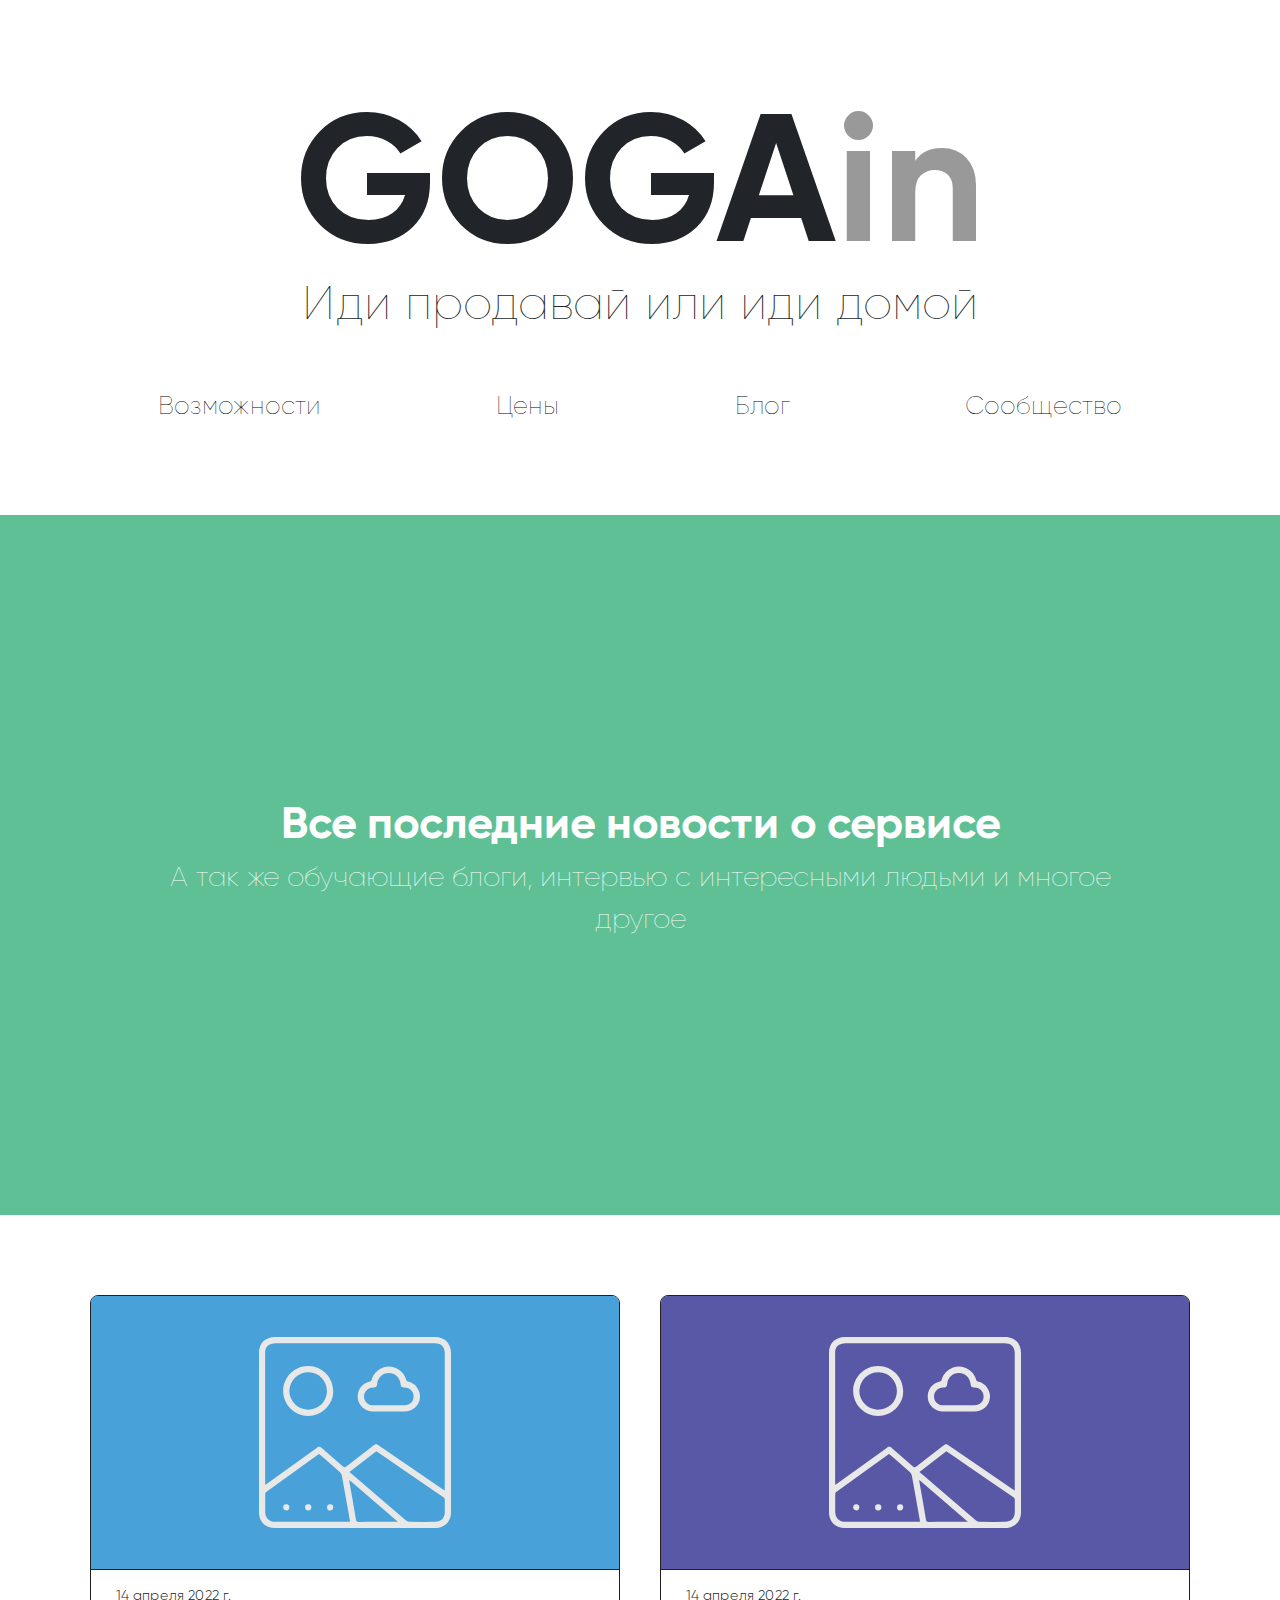
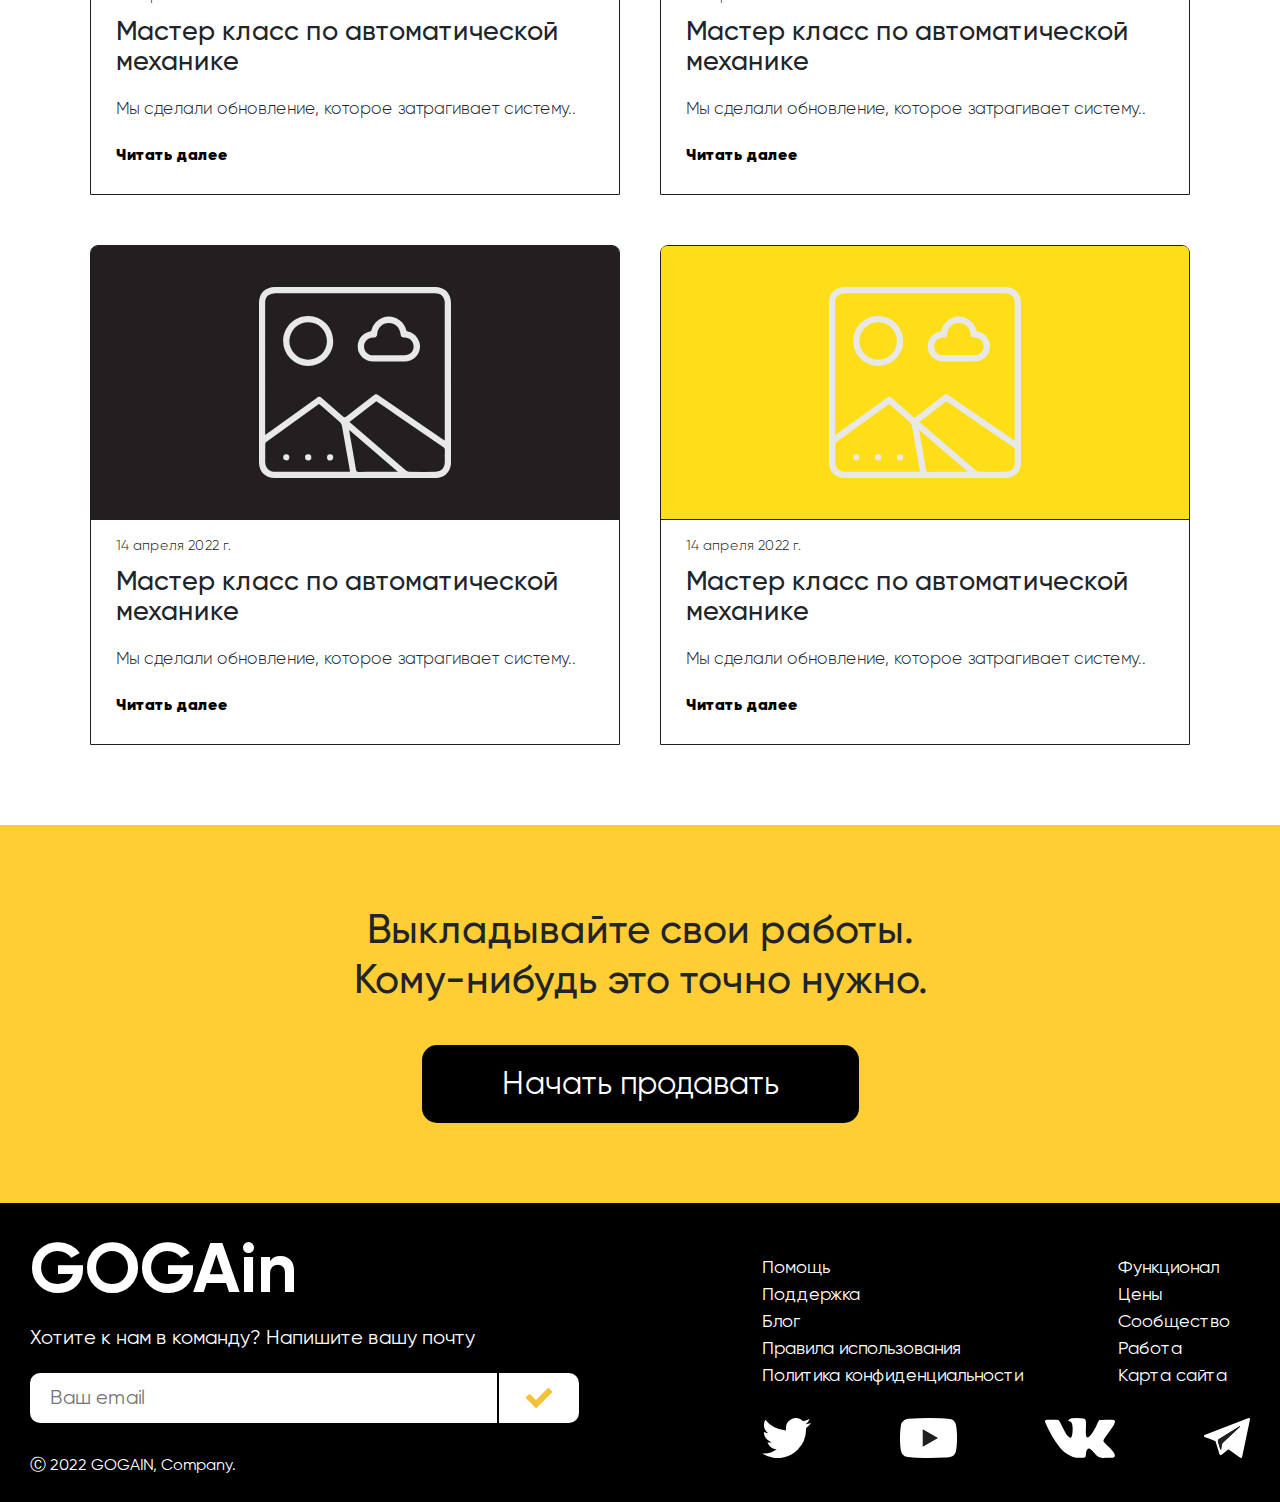
<file: gogain/blog.html>
<!DOCTYPE html><html lang="ru"><head><meta charset="UTF-8"><meta http-equiv="X-UA-Compatible" content="IE=edge"><meta name="viewport" content="width=device-width,initial-scale=1"><title>Blog</title><link rel="stylesheet" href="css/blog.min.css"></head><body><div class="mobile"><div class="mobile__block"><div class="mobile__close"><svg width="29" height="30" viewBox="0 0 29 30" fill="none" xmlns="http://www.w3.org/2000/svg"><path d="M17.1568 14.5231L28.4489 3.23075C29.1837 2.49623 29.1837 1.30861 28.4489 0.574085C27.7144 -0.160437 26.5267 -0.160437 25.7922 0.574085L14.4998 11.8665L3.20781 0.574085C2.47295 -0.160437 1.28567 -0.160437 0.551149 0.574085C-0.183716 1.30861 -0.183716 2.49623 0.551149 3.23075L11.8432 14.5231L0.551149 25.8155C-0.183716 26.55 -0.183716 27.7376 0.551149 28.4721C0.917206 28.8385 1.39852 29.0226 1.87948 29.0226C2.36045 29.0226 2.84141 28.8385 3.20781 28.4721L14.4998 17.1798L25.7922 28.4721C26.1586 28.8385 26.6396 29.0226 27.1205 29.0226C27.6015 29.0226 28.0825 28.8385 28.4489 28.4721C29.1837 27.7376 29.1837 26.55 28.4489 25.8155L17.1568 14.5231Z" fill="black"/></svg></div><nav><ul class="menu"><li class="menu__item"><a href="gogain/../" class="menu__item-link">Возможности</a></li><li class="menu__item"><a href="gogain/../price.html" class="menu__item-link">Цены</a></li><li class="menu__item"><a href="gogain/../blog.html" class="menu__item-link">Блог</a></li><li class="menu__item"><a href="gogain/../community.html" class="menu__item-link">Сообщество</a></li></ul></nav></div><div class="mobile__overlay"></div></div><section class="promo"><div class="hamburger"><span></span> <span class="long"></span> <span></span></div><div class="container"><h1>goga<span>in</span></h1><div class="promo__subtitle">Иди продавай или иди домой</div><nav><ul class="menu promo__menu"><li class="menu__item"><a href="gogain/../" class="menu__item-link">Возможности</a></li><li class="menu__item"><a href="gogain/../price.html" class="menu__item-link">Цены</a></li><li class="menu__item"><a href="gogain/../blog.html" class="menu__item-link">Блог</a></li><li class="menu__item"><a href="gogain/../community.html" class="menu__item-link">Сообщество</a></li></ul></nav></div></section><section class="primary primary_bggreen"><div class="container"><div class="primary__text"><h2 class="title title_big">Все последние новости о сервисе</h2><div class="primary__text-descr">А так же обучающие блоги, интервью с интересными людьми и многое другое</div></div></div></section><div class="articles"><div class="container"><div class="articles__wrapper"><article class="articles__item"><div class="articles__item-img articles__item-img_blue"><img src="icons/blog_blank.svg" alt="image"></div><div class="articles__item-text"><div class="articles__item-data">14 апреля 2022 г.</div><h2 class="title title_fz31 articles__item-header">Мастер класс по автоматической механике</h2><div class="articles__item-descr">Мы сделали обновление, которое затрагивает систему..</div><a href="#" class="articles__item-link">Читать далее</a></div></article><article class="articles__item"><div class="articles__item-img articles__item-img_violet"><img src="icons/blog_blank.svg" alt="image"></div><div class="articles__item-text"><div class="articles__item-data">14 апреля 2022 г.</div><h2 class="title title_fz31 articles__item-header">Мастер класс по автоматической механике</h2><div class="articles__item-descr">Мы сделали обновление, которое затрагивает систему..</div><a href="#" class="articles__item-link">Читать далее</a></div></article><article class="articles__item"><div class="articles__item-img articles__item-img_black"><img src="icons/blog_blank.svg" alt="image"></div><div class="articles__item-text"><div class="articles__item-data">14 апреля 2022 г.</div><h2 class="title title_fz31 articles__item-header">Мастер класс по автоматической механике</h2><div class="articles__item-descr">Мы сделали обновление, которое затрагивает систему..</div><a href="#" class="articles__item-link">Читать далее</a></div></article><article class="articles__item"><div class="articles__item-img articles__item-img_yellow"><img src="icons/blog_blank.svg" alt="image"></div><div class="articles__item-text"><div class="articles__item-data">14 апреля 2022 г.</div><h2 class="title title_fz31 articles__item-header">Мастер класс по автоматической механике</h2><div class="articles__item-descr">Мы сделали обновление, которое затрагивает систему..</div><a href="#" class="articles__item-link">Читать далее</a></div></article></div></div></div><div class="work"><div class="container"><div class="work__text">Выкладывайте свои работы.<br>Кому-нибудь это точно нужно.</div><button class="btn btn_black40 work__btn">Начать продавать</button></div></div><footer class="footer"><div class="footer__info"><div class="footer__logo">GOGAin</div><div class="footer__invite">Хотите к нам в команду? Напишите вашу почту</div><form action="#" class="footer__form"><input name="email" required placeholder="Ваш email" type="email"> <input name="submit" src="icons/check.svg" alt="input_image.svg" type="image"></form><div class="footer__company">Ⓒ 2022 GOGAIN, Company.</div></div><div class="footer__wrapper"><div class="footer__links"><a href="#">Помощь</a> <a href="#">Поддержка</a> <a href="#">Блог</a> <a href="#">Правила использования</a> <a href="#">Политика конфиденциальности</a> <a href="#">Функционал</a> <a href="#">Цены</a> <a href="#">Сообщество</a> <a href="#">Работа</a> <a href="#">Карта сайта</a></div><div class="footer__social"><a href="#"><img src="icons/twitter.svg" alt="twitter"></a><a href="#"><img src="icons/youtube.svg" alt="youtube"></a><a href="#"><img src="icons/vk.svg" alt="vkontakte"></a><a href="#"><img src="icons/telegram.svg" alt="telegram"></a></div></div></footer><script src="https://code.jquery.com/jquery-1.11.0.min.js"></script><!-- <script src="https://code.jquery.com/jquery-migrate-1.2.1.min.js"></script> --><script src="js/slick.min.js"></script><script src="js/script.js"></script></body></html>
</file>
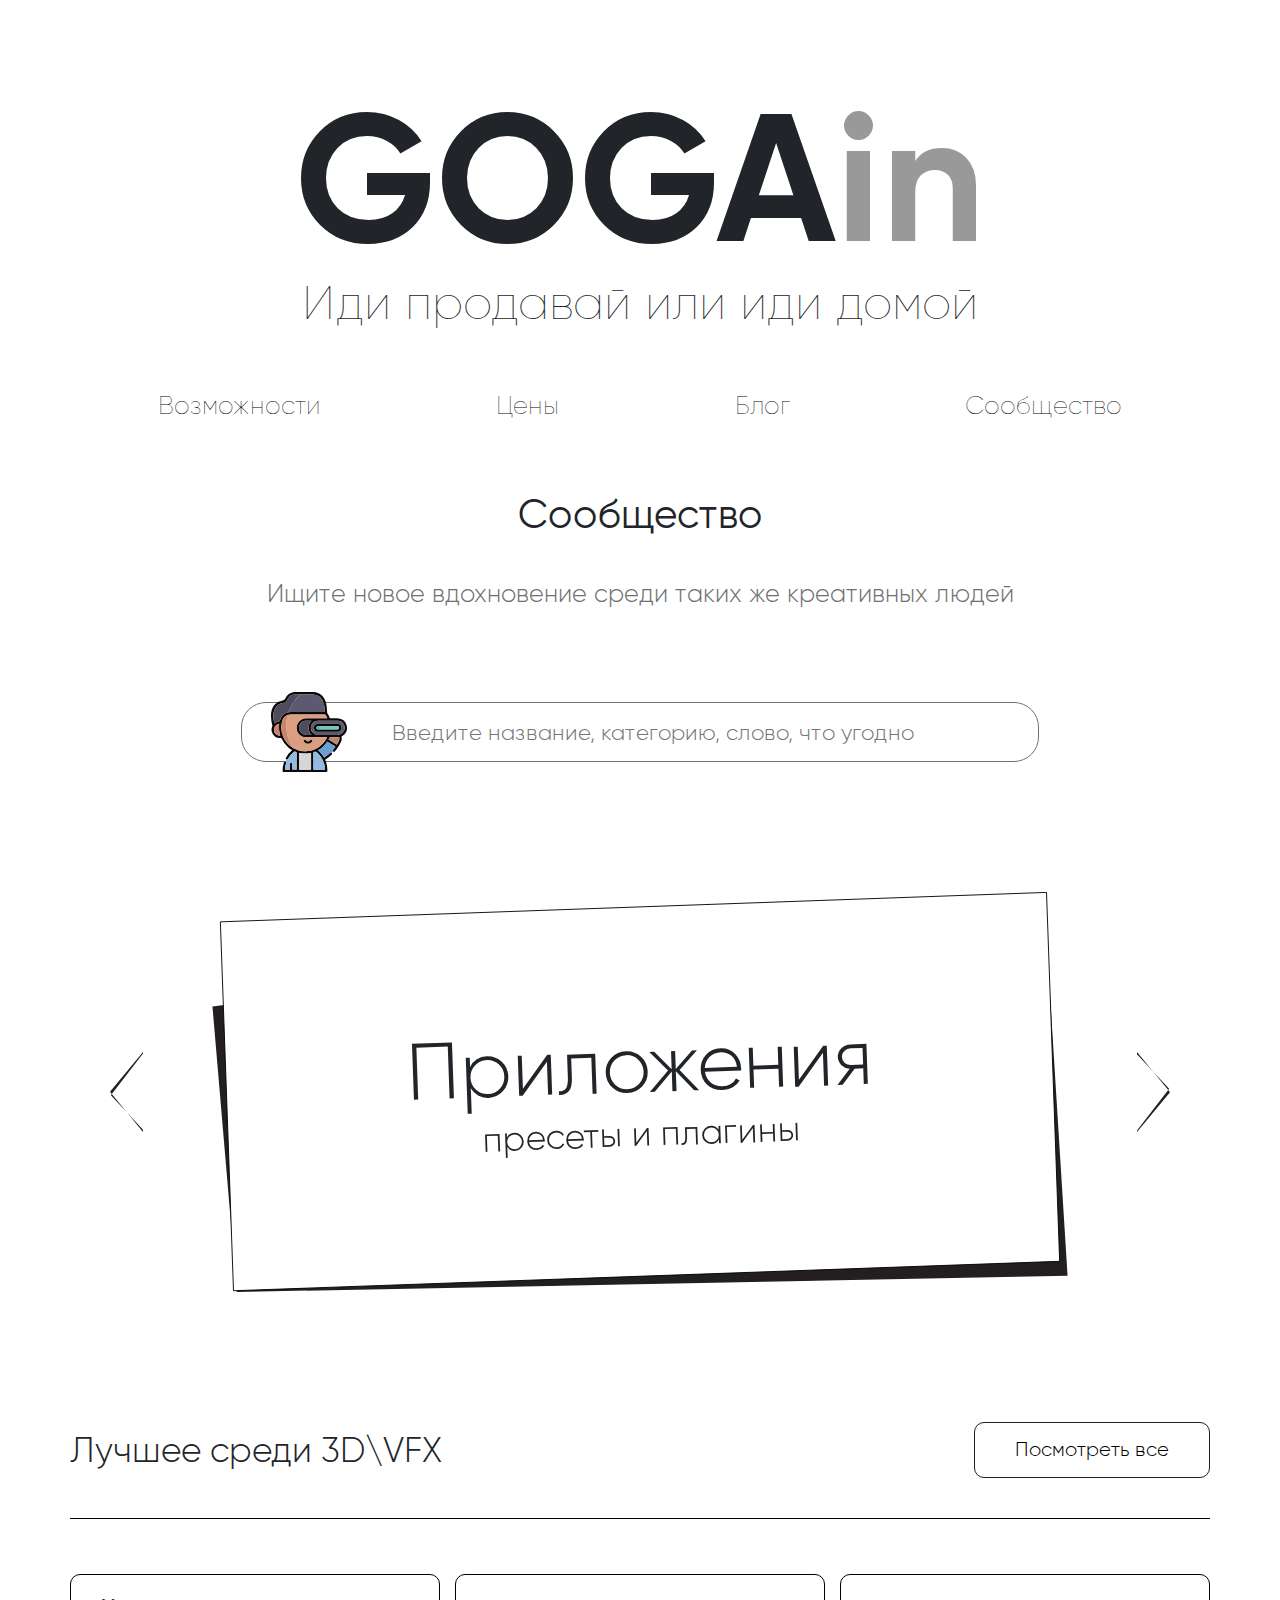
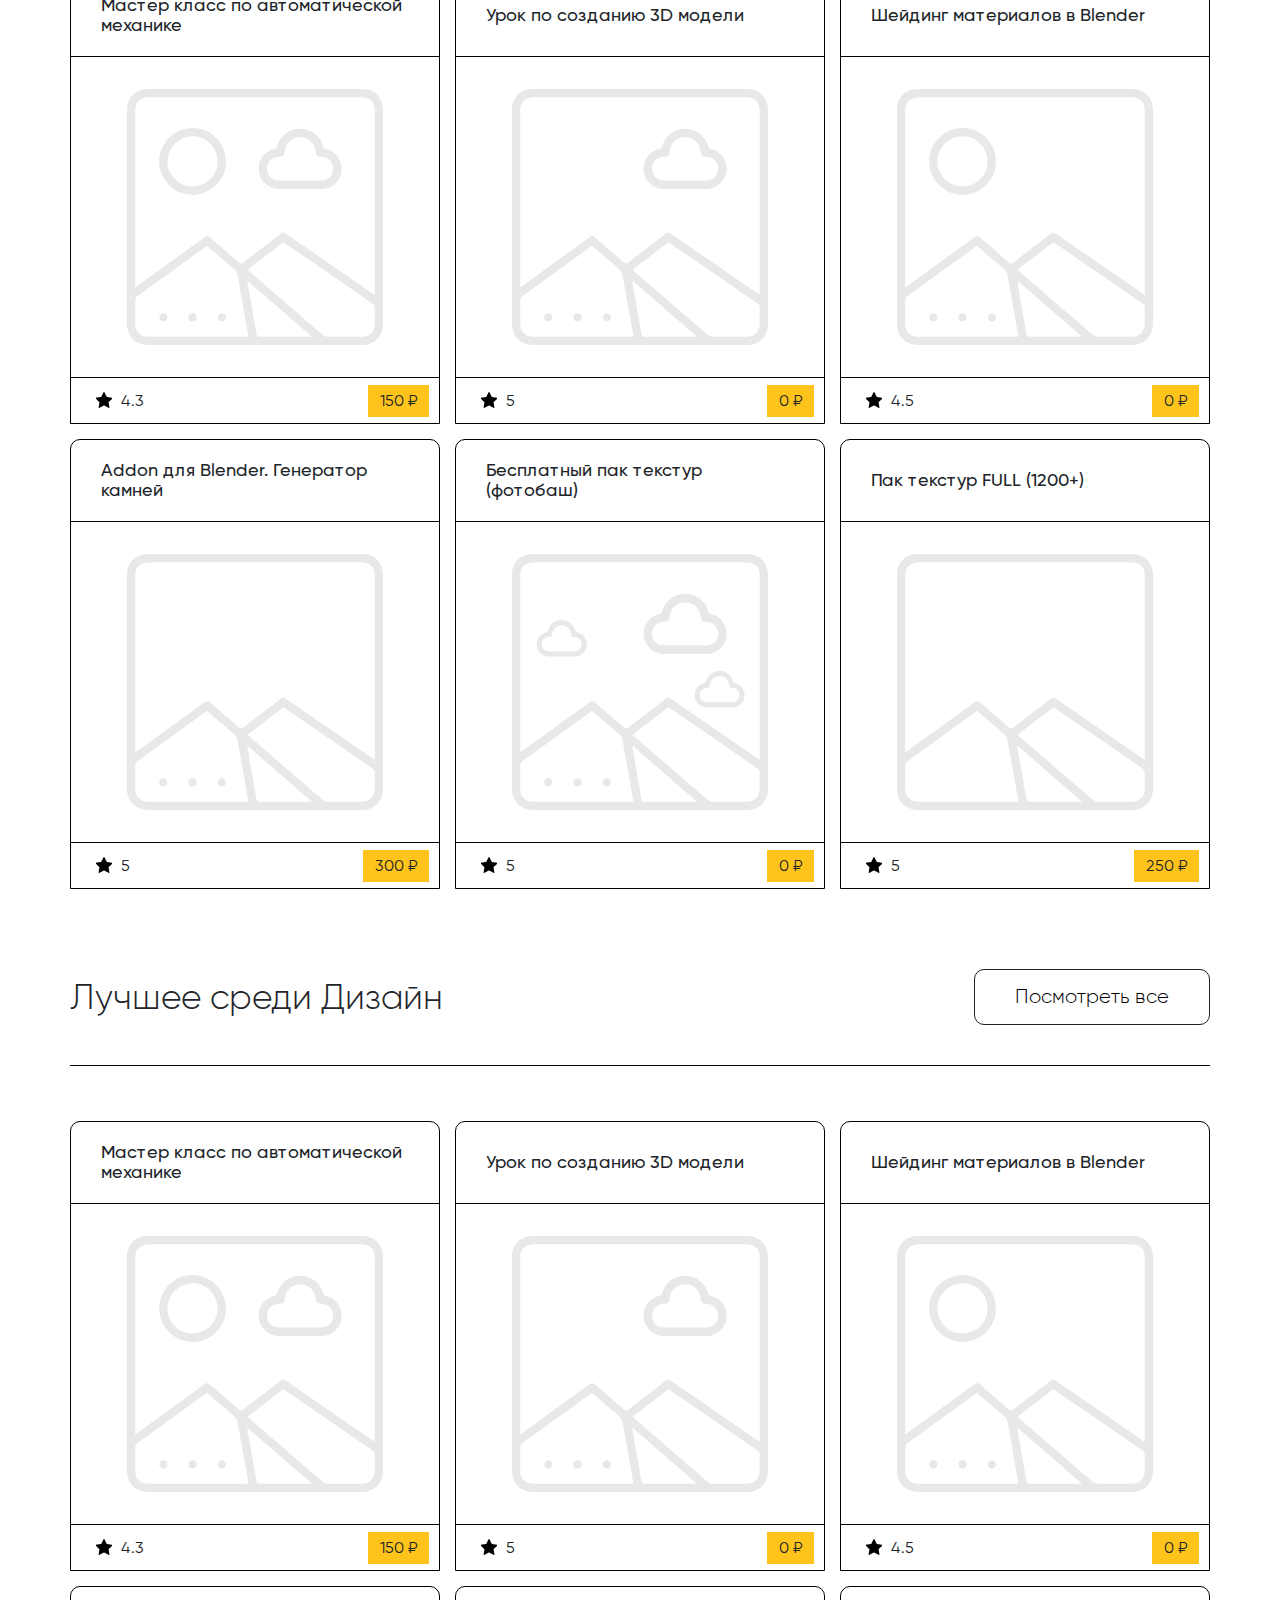
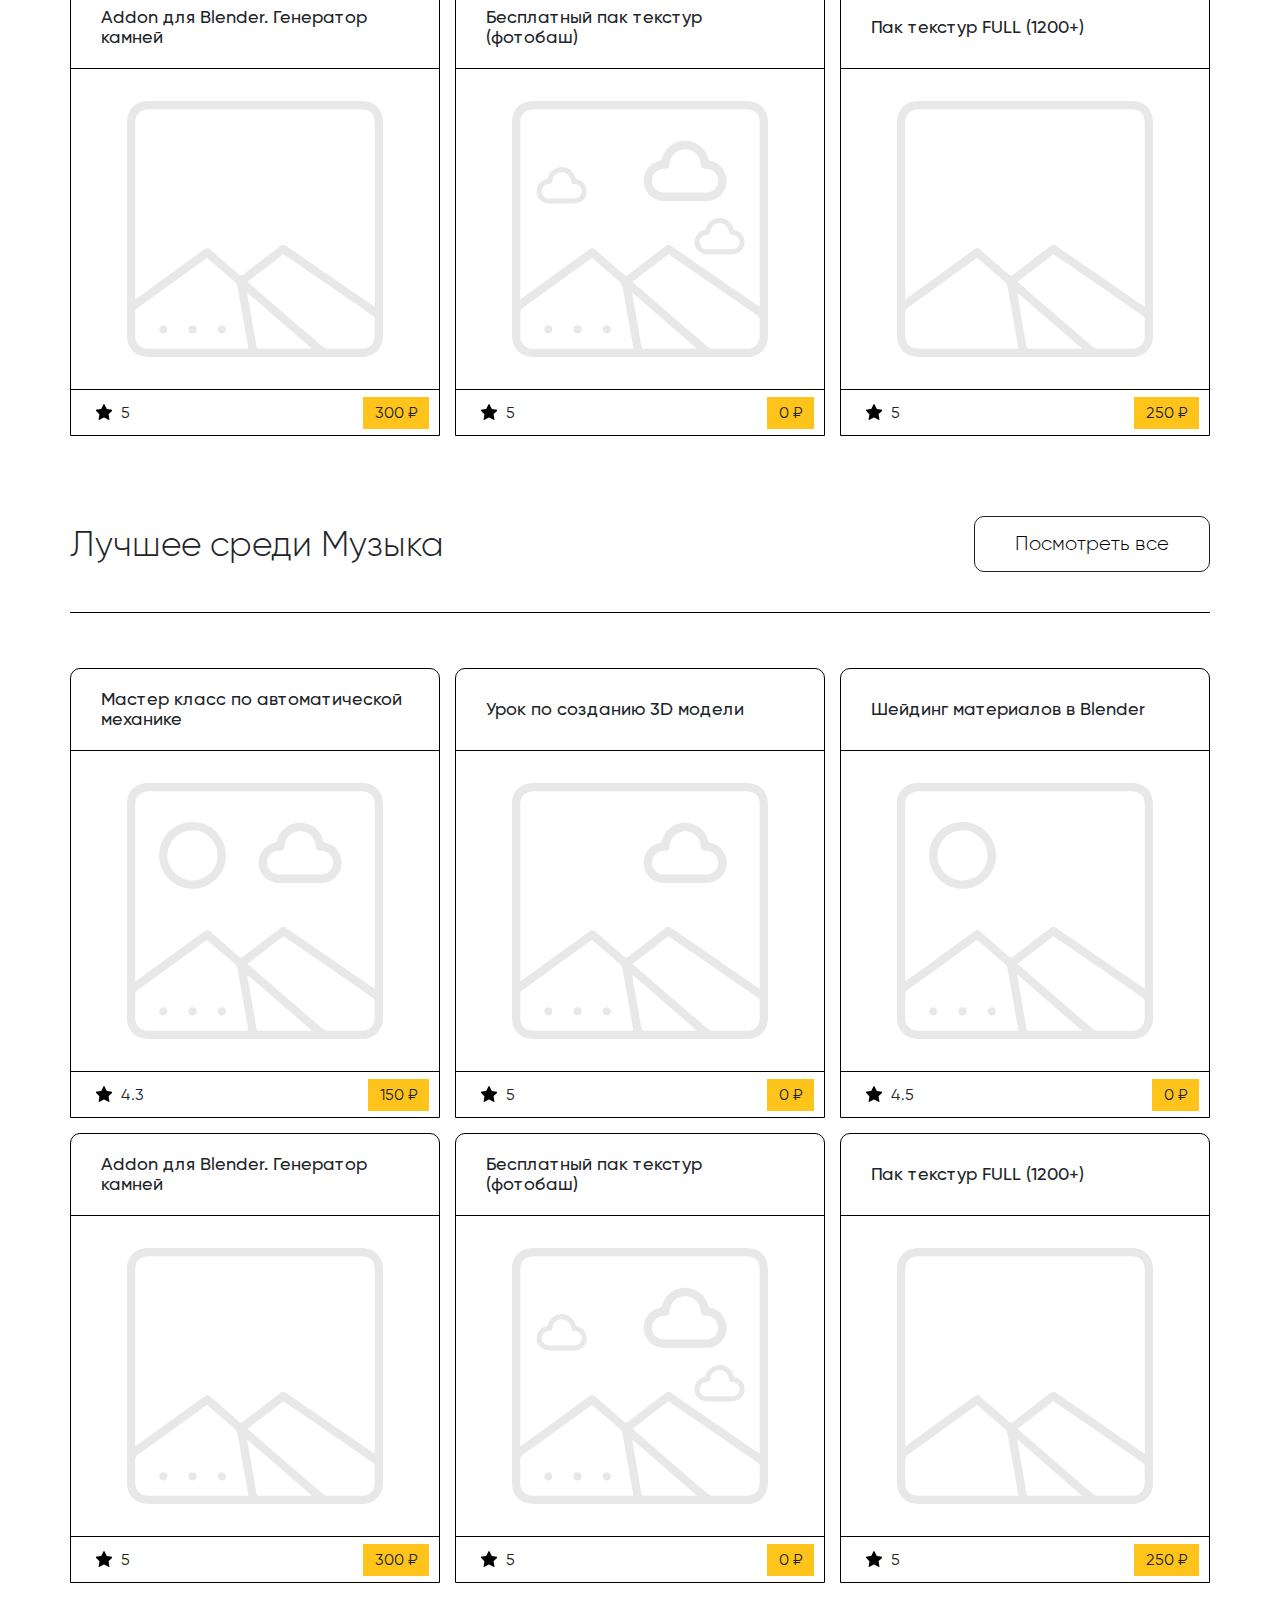
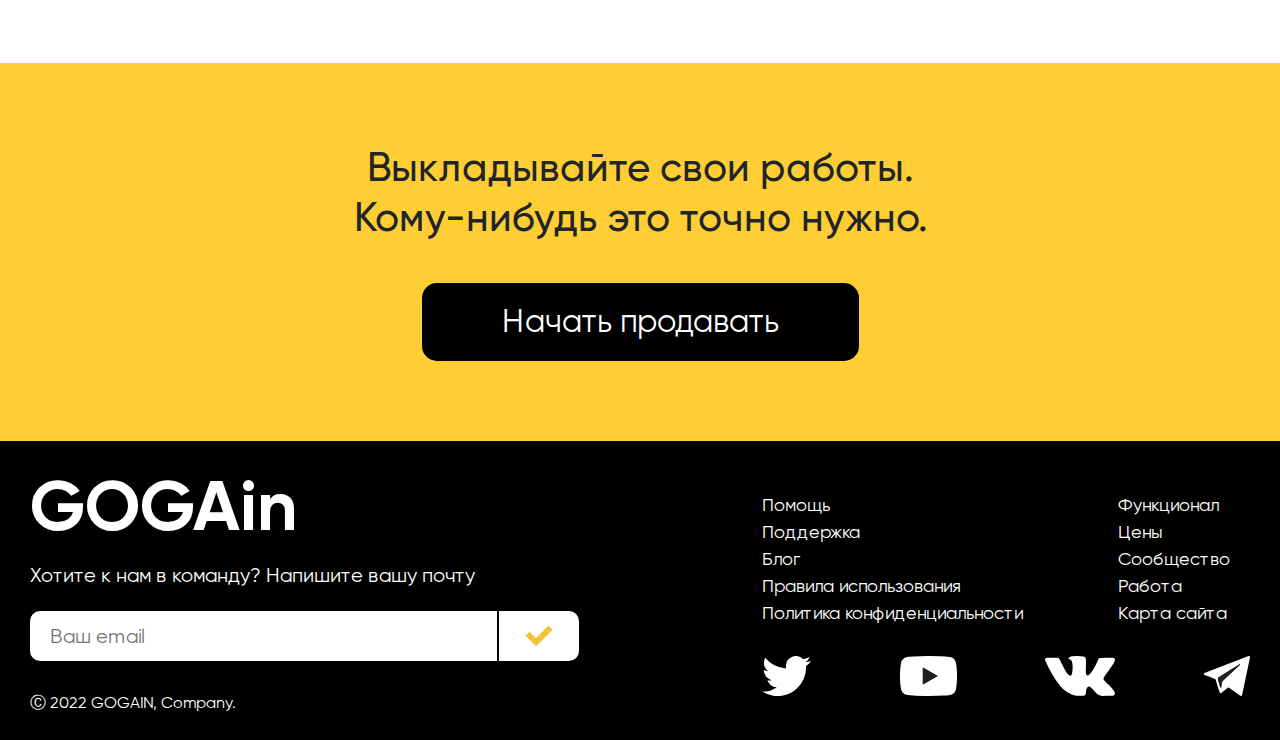
<file: gogain/community.html>
<!DOCTYPE html><html lang="ru"><head><meta charset="UTF-8"><meta http-equiv="X-UA-Compatible" content="IE=edge"><meta name="viewport" content="width=device-width,initial-scale=1"><title>Community</title><link rel="stylesheet" href="css/community.min.css"></head><body><div class="mobile"><div class="mobile__block"><div class="mobile__close"><svg width="29" height="30" viewBox="0 0 29 30" fill="none" xmlns="http://www.w3.org/2000/svg"><path d="M17.1568 14.5231L28.4489 3.23075C29.1837 2.49623 29.1837 1.30861 28.4489 0.574085C27.7144 -0.160437 26.5267 -0.160437 25.7922 0.574085L14.4998 11.8665L3.20781 0.574085C2.47295 -0.160437 1.28567 -0.160437 0.551149 0.574085C-0.183716 1.30861 -0.183716 2.49623 0.551149 3.23075L11.8432 14.5231L0.551149 25.8155C-0.183716 26.55 -0.183716 27.7376 0.551149 28.4721C0.917206 28.8385 1.39852 29.0226 1.87948 29.0226C2.36045 29.0226 2.84141 28.8385 3.20781 28.4721L14.4998 17.1798L25.7922 28.4721C26.1586 28.8385 26.6396 29.0226 27.1205 29.0226C27.6015 29.0226 28.0825 28.8385 28.4489 28.4721C29.1837 27.7376 29.1837 26.55 28.4489 25.8155L17.1568 14.5231Z" fill="black"/></svg></div><nav><ul class="menu"><li class="menu__item"><a href="gogain/../" class="menu__item-link">Возможности</a></li><li class="menu__item"><a href="gogain/../price.html" class="menu__item-link">Цены</a></li><li class="menu__item"><a href="gogain/../blog.html" class="menu__item-link">Блог</a></li><li class="menu__item"><a href="gogain/../community.html" class="menu__item-link">Сообщество</a></li></ul></nav></div><div class="mobile__overlay"></div></div><section class="promo"><div class="hamburger"><span></span> <span class="long"></span> <span></span></div><div class="container"><h1>goga<span>in</span></h1><div class="promo__subtitle">Иди продавай или иди домой</div><nav><ul class="menu promo__menu"><li class="menu__item"><a href="gogain/../" class="menu__item-link">Возможности</a></li><li class="menu__item"><a href="gogain/../price.html" class="menu__item-link">Цены</a></li><li class="menu__item"><a href="gogain/../blog.html" class="menu__item-link">Блог</a></li><li class="menu__item"><a href="gogain/../community.html" class="menu__item-link">Сообщество</a></li></ul></nav><h2 class="title title_fz50 title_center promo__header">Сообщество</h2><div class="promo__text promo__text_fz40">Ищите новое вдохновение среди таких же креативных людей</div><form action="#" class="promo__form"><input class="promo__form-search" name="search" placeholder="Введите название, категорию, слово, что угодно" type="text"><div class="promo__form-icon"><img src="icons/search.svg" alt="search"></div></form></div></section><div class="carousel"><div class="container"><div class="carousel__inner"><div class="carousel__item"><img class="carousel__item-bg" src="img/slide1.svg" alt="slide"><div class="carousel__item-front carousel__item-front_first"><div class="carousel__item-title">Приложения</div><div class="carousel__item-subtitle">пресеты и плагины</div></div></div><div class="carousel__item"><img class="carousel__item-bg" src="img/slide2.svg" alt="slide"><div class="carousel__item-front carousel__item-front_second"><div class="carousel__item-title">Анимация</div><div class="carousel__item-subtitle">Уроки, риги, дополнения</div></div></div><div class="carousel__item"><img class="carousel__item-bg" src="img/slide3.svg" alt="slide"><div class="carousel__item-front carousel__item-front_third"><div class="carousel__item-title">Книги и текста</div><div class="carousel__item-subtitle">Истории, книги, обучения</div></div></div><div class="carousel__item"><img class="carousel__item-bg" src="img/slide4.svg" alt="slide"><div class="carousel__item-front carousel__item-front_fourth"><div class="carousel__item-title">Игры</div><div class="carousel__item-subtitle">Аркады, Инди, Настольные</div></div></div><div class="carousel__item"><img class="carousel__item-bg" src="img/slide5.svg" alt="slide"><div class="carousel__item-front carousel__item-front_fifth"><div class="carousel__item-title">Программирование</div><div class="carousel__item-subtitle">готовые решения, обучения, книги</div></div></div><div class="carousel__item"><img class="carousel__item-bg" src="img/slide6.svg" alt="slide"><div class="carousel__item-front carousel__item-front_sixth"><div class="carousel__item-title">Дизайн</div><div class="carousel__item-subtitle">UI, UX и др.</div></div></div></div></div></div><section class="products"><div class="container"><div class="products__group"><div class="products__group-header"><h2 class="title title_fz40">Лучшее среди 3D\VFX</h2><button class="btn btn_white20 products__group-btn">Посмотреть все</button></div><div class="products__group-divider"></div><div class="products__group-wrapper"><div class="products__item"><div class="title title_fz20 products__item-title">Мастер класс по автоматической механике</div><div class="products__item-img"><img src="icons/community1.svg" alt="product"></div><div class="products__item-footer"><div class="products__item-rating">4.3</div><div class="products__item-cost">150 ₽</div></div></div><div class="products__item"><div class="title title_fz20 products__item-title">Урок по созданию 3D модели</div><div class="products__item-img"><img src="icons/community2.svg" alt="product"></div><div class="products__item-footer"><div class="products__item-rating">5</div><div class="products__item-cost">0 ₽</div></div></div><div class="products__item"><div class="title title_fz20 products__item-title">Шейдинг материалов в Blender</div><div class="products__item-img"><img src="icons/community3.svg" alt="product"></div><div class="products__item-footer"><div class="products__item-rating">4.5</div><div class="products__item-cost">0 ₽</div></div></div><div class="products__item"><div class="title title_fz20 products__item-title">Addon для Blender. Генератор камней</div><div class="products__item-img"><img src="icons/community4.svg" alt="product"></div><div class="products__item-footer"><div class="products__item-rating">5</div><div class="products__item-cost">300 ₽</div></div></div><div class="products__item"><div class="title title_fz20 products__item-title">Бесплатный пак текстур (фотобаш)</div><div class="products__item-img"><img src="icons/community5.svg" alt="product"></div><div class="products__item-footer"><div class="products__item-rating">5</div><div class="products__item-cost">0 ₽</div></div></div><div class="products__item"><div class="title title_fz20 products__item-title">Пак текстур FULL (1200+)</div><div class="products__item-img"><img src="icons/community6.svg" alt="product"></div><div class="products__item-footer"><div class="products__item-rating">5</div><div class="products__item-cost">250 ₽</div></div></div></div></div><div class="products__group"><div class="products__group-header"><h2 class="title title_fz40">Лучшее среди Дизайн</h2><button class="btn btn_white20 products__group-btn">Посмотреть все</button></div><div class="products__group-divider"></div><div class="products__group-wrapper"><div class="products__item"><div class="title title_fz20 products__item-title">Мастер класс по автоматической механике</div><div class="products__item-img"><img src="icons/community1.svg" alt="product"></div><div class="products__item-footer"><div class="products__item-rating">4.3</div><div class="products__item-cost">150 ₽</div></div></div><div class="products__item"><div class="title title_fz20 products__item-title">Урок по созданию 3D модели</div><div class="products__item-img"><img src="icons/community2.svg" alt="product"></div><div class="products__item-footer"><div class="products__item-rating">5</div><div class="products__item-cost">0 ₽</div></div></div><div class="products__item"><div class="title title_fz20 products__item-title">Шейдинг материалов в Blender</div><div class="products__item-img"><img src="icons/community3.svg" alt="product"></div><div class="products__item-footer"><div class="products__item-rating">4.5</div><div class="products__item-cost">0 ₽</div></div></div><div class="products__item"><div class="title title_fz20 products__item-title">Addon для Blender. Генератор камней</div><div class="products__item-img"><img src="icons/community4.svg" alt="product"></div><div class="products__item-footer"><div class="products__item-rating">5</div><div class="products__item-cost">300 ₽</div></div></div><div class="products__item"><div class="title title_fz20 products__item-title">Бесплатный пак текстур (фотобаш)</div><div class="products__item-img"><img src="icons/community5.svg" alt="product"></div><div class="products__item-footer"><div class="products__item-rating">5</div><div class="products__item-cost">0 ₽</div></div></div><div class="products__item"><div class="title title_fz20 products__item-title">Пак текстур FULL (1200+)</div><div class="products__item-img"><img src="icons/community6.svg" alt="product"></div><div class="products__item-footer"><div class="products__item-rating">5</div><div class="products__item-cost">250 ₽</div></div></div></div></div><div class="products__group"><div class="products__group-header"><h2 class="title title_fz40">Лучшее среди Музыка</h2><button class="btn btn_white20 products__group-btn">Посмотреть все</button></div><div class="products__group-divider"></div><div class="products__group-wrapper"><div class="products__item"><div class="title title_fz20 products__item-title">Мастер класс по автоматической механике</div><div class="products__item-img"><img src="icons/community1.svg" alt="product"></div><div class="products__item-footer"><div class="products__item-rating">4.3</div><div class="products__item-cost">150 ₽</div></div></div><div class="products__item"><div class="title title_fz20 products__item-title">Урок по созданию 3D модели</div><div class="products__item-img"><img src="icons/community2.svg" alt="product"></div><div class="products__item-footer"><div class="products__item-rating">5</div><div class="products__item-cost">0 ₽</div></div></div><div class="products__item"><div class="title title_fz20 products__item-title">Шейдинг материалов в Blender</div><div class="products__item-img"><img src="icons/community3.svg" alt="product"></div><div class="products__item-footer"><div class="products__item-rating">4.5</div><div class="products__item-cost">0 ₽</div></div></div><div class="products__item"><div class="title title_fz20 products__item-title">Addon для Blender. Генератор камней</div><div class="products__item-img"><img src="icons/community4.svg" alt="product"></div><div class="products__item-footer"><div class="products__item-rating">5</div><div class="products__item-cost">300 ₽</div></div></div><div class="products__item"><div class="title title_fz20 products__item-title">Бесплатный пак текстур (фотобаш)</div><div class="products__item-img"><img src="icons/community5.svg" alt="product"></div><div class="products__item-footer"><div class="products__item-rating">5</div><div class="products__item-cost">0 ₽</div></div></div><div class="products__item"><div class="title title_fz20 products__item-title">Пак текстур FULL (1200+)</div><div class="products__item-img"><img src="icons/community6.svg" alt="product"></div><div class="products__item-footer"><div class="products__item-rating">5</div><div class="products__item-cost">250 ₽</div></div></div></div></div></div></section><div class="work"><div class="container"><div class="work__text">Выкладывайте свои работы.<br>Кому-нибудь это точно нужно.</div><button class="btn btn_black40 work__btn">Начать продавать</button></div></div><footer class="footer"><div class="footer__info"><div class="footer__logo">GOGAin</div><div class="footer__invite">Хотите к нам в команду? Напишите вашу почту</div><form action="#" class="footer__form"><input name="email" required placeholder="Ваш email" type="email"> <input name="submit" src="icons/check.svg" alt="input_image.svg" type="image"></form><div class="footer__company">Ⓒ 2022 GOGAIN, Company.</div></div><div class="footer__wrapper"><div class="footer__links"><a href="#">Помощь</a> <a href="#">Поддержка</a> <a href="#">Блог</a> <a href="#">Правила использования</a> <a href="#">Политика конфиденциальности</a> <a href="#">Функционал</a> <a href="#">Цены</a> <a href="#">Сообщество</a> <a href="#">Работа</a> <a href="#">Карта сайта</a></div><div class="footer__social"><a href="#"><img src="icons/twitter.svg" alt="twitter"></a><a href="#"><img src="icons/youtube.svg" alt="youtube"></a><a href="#"><img src="icons/vk.svg" alt="vkontakte"></a><a href="#"><img src="icons/telegram.svg" alt="telegram"></a></div></div></footer><script src="https://code.jquery.com/jquery-1.11.0.min.js"></script><!-- <script src="https://code.jquery.com/jquery-migrate-1.2.1.min.js"></script> --><script src="js/slick.min.js"></script><script src="js/script.js"></script></body></html>
</file>
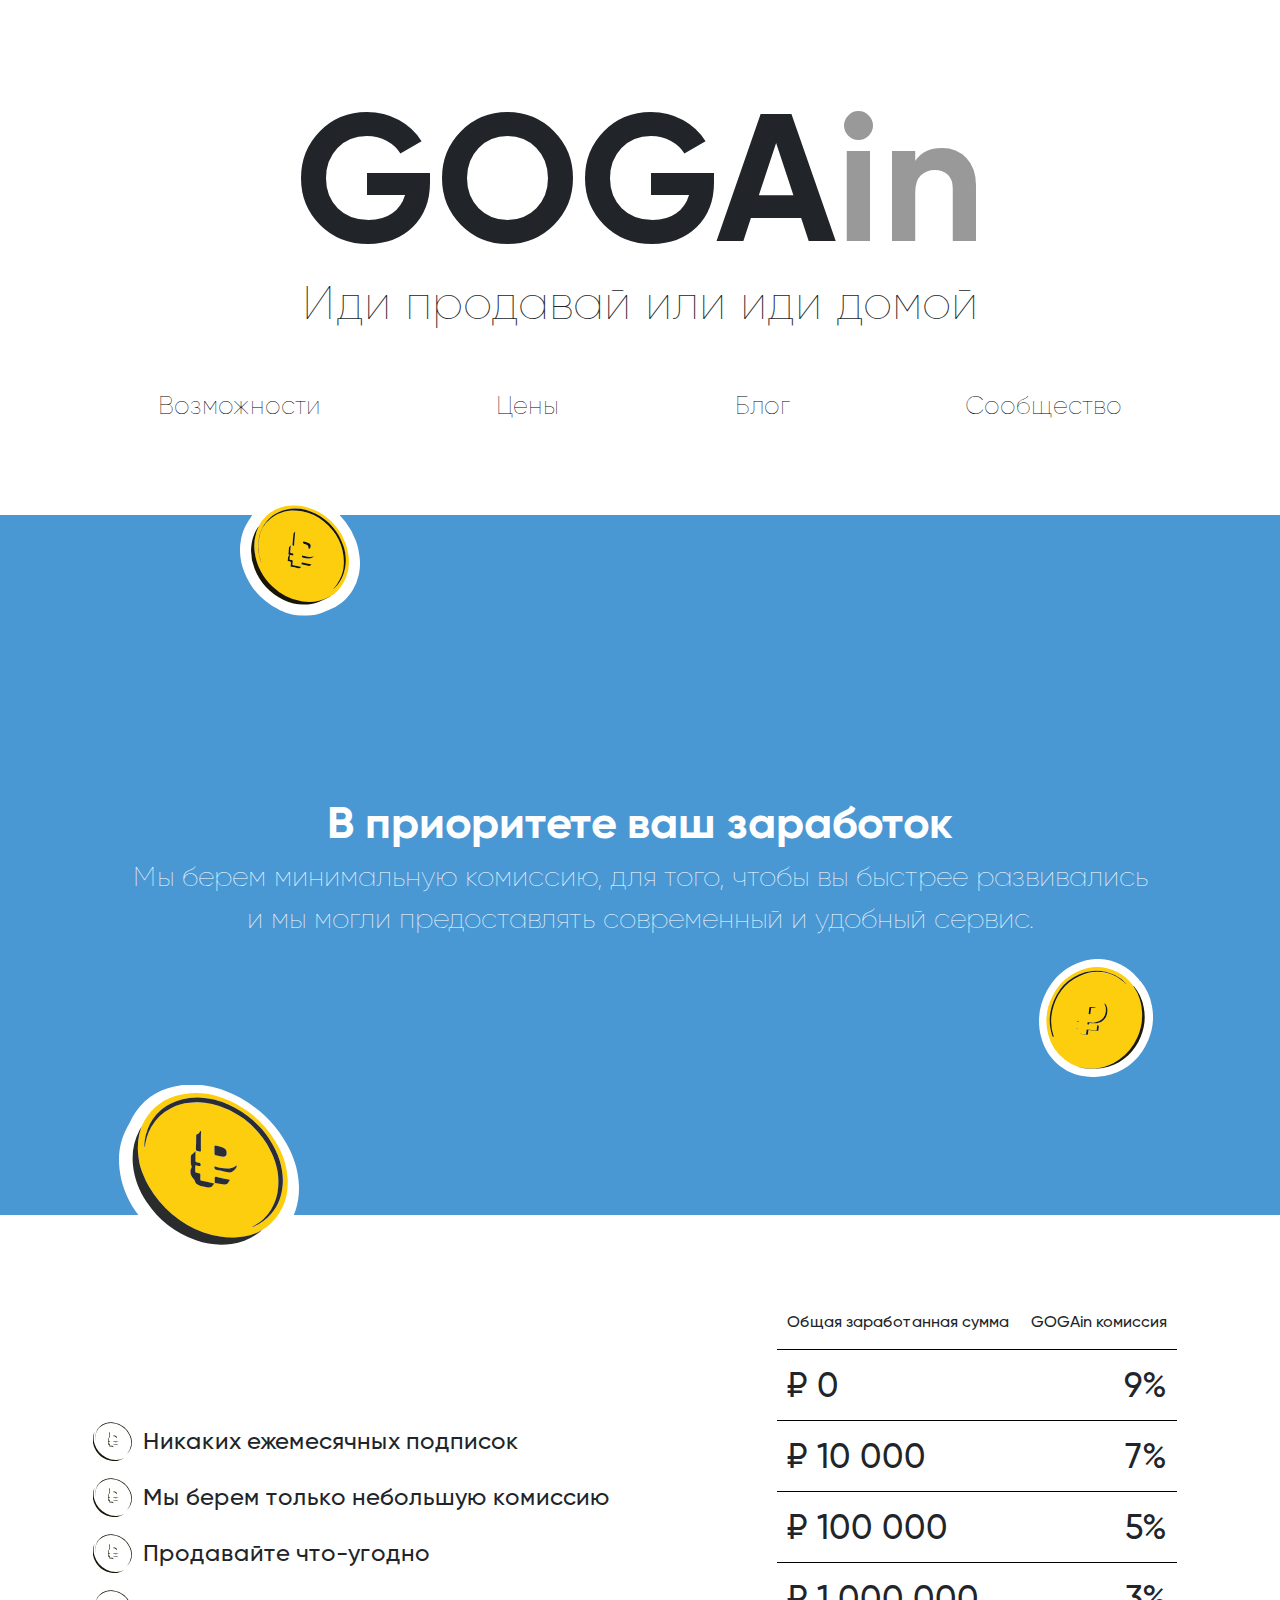
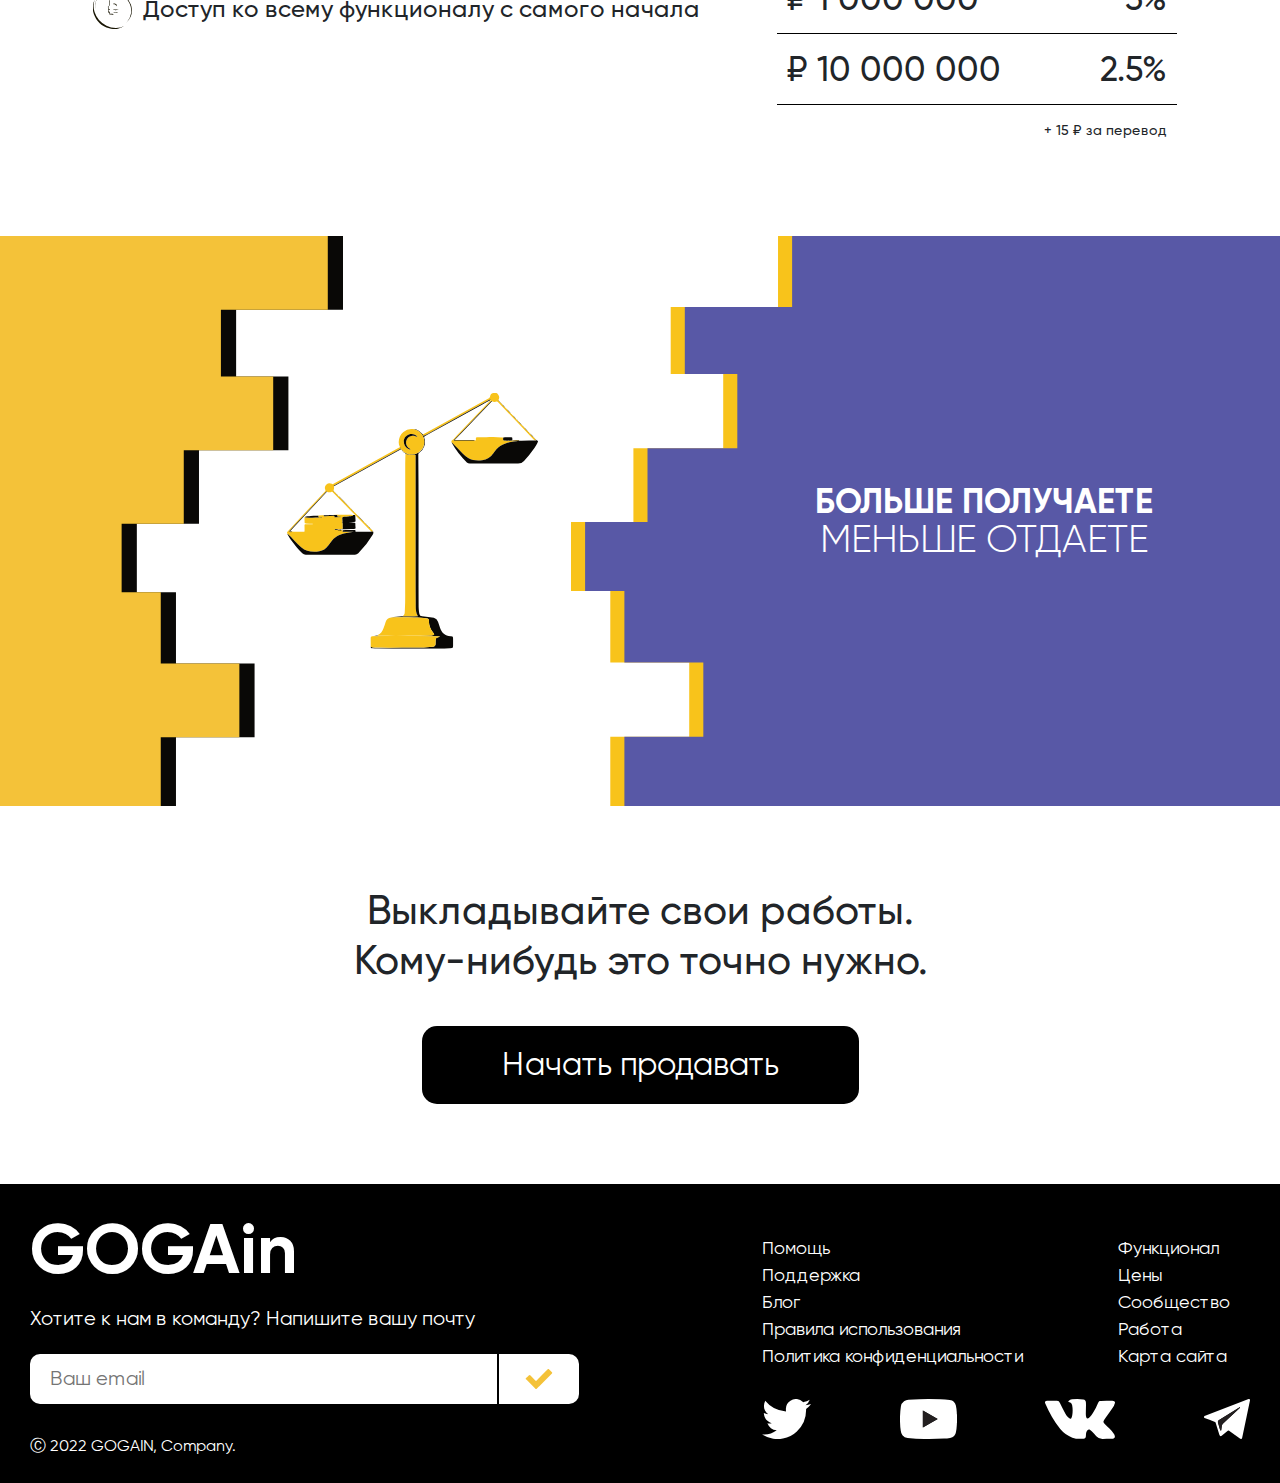
<file: gogain/price.html>
<!DOCTYPE html><html lang="ru"><head><meta charset="UTF-8"><meta http-equiv="X-UA-Compatible" content="IE=edge"><meta name="viewport" content="width=device-width,initial-scale=1"><title>Price</title><link rel="stylesheet" href="css/price.min.css"></head><body><div class="mobile"><div class="mobile__block"><div class="mobile__close"><svg width="29" height="30" viewBox="0 0 29 30" fill="none" xmlns="http://www.w3.org/2000/svg"><path d="M17.1568 14.5231L28.4489 3.23075C29.1837 2.49623 29.1837 1.30861 28.4489 0.574085C27.7144 -0.160437 26.5267 -0.160437 25.7922 0.574085L14.4998 11.8665L3.20781 0.574085C2.47295 -0.160437 1.28567 -0.160437 0.551149 0.574085C-0.183716 1.30861 -0.183716 2.49623 0.551149 3.23075L11.8432 14.5231L0.551149 25.8155C-0.183716 26.55 -0.183716 27.7376 0.551149 28.4721C0.917206 28.8385 1.39852 29.0226 1.87948 29.0226C2.36045 29.0226 2.84141 28.8385 3.20781 28.4721L14.4998 17.1798L25.7922 28.4721C26.1586 28.8385 26.6396 29.0226 27.1205 29.0226C27.6015 29.0226 28.0825 28.8385 28.4489 28.4721C29.1837 27.7376 29.1837 26.55 28.4489 25.8155L17.1568 14.5231Z" fill="black"/></svg></div><nav><ul class="menu"><li class="menu__item"><a href="gogain/../" class="menu__item-link">Возможности</a></li><li class="menu__item"><a href="gogain/../price.html" class="menu__item-link">Цены</a></li><li class="menu__item"><a href="gogain/../blog.html" class="menu__item-link">Блог</a></li><li class="menu__item"><a href="gogain/../community.html" class="menu__item-link">Сообщество</a></li></ul></nav></div><div class="mobile__overlay"></div></div><section class="promo"><div class="hamburger"><span></span> <span class="long"></span> <span></span></div><div class="container"><h1>goga<span>in</span></h1><div class="promo__subtitle">Иди продавай или иди домой</div><nav><ul class="menu promo__menu"><li class="menu__item"><a href="gogain/../" class="menu__item-link">Возможности</a></li><li class="menu__item"><a href="gogain/../price.html" class="menu__item-link">Цены</a></li><li class="menu__item"><a href="gogain/../blog.html" class="menu__item-link">Блог</a></li><li class="menu__item"><a href="gogain/../community.html" class="menu__item-link">Сообщество</a></li></ul></nav></div></section><section class="primary primary_bgblue"><div class="container"><div class="primary__text"><h2 class="title title_big">В приоритете ваш заработок</h2><div class="primary__text-descr">Мы берем минимальную комиссию, для того, чтобы вы быстрее развивались и мы могли предоставлять современный и удобный сервис.</div></div><div class="primary__wrapper"><div><img src="img/coin1.svg" alt="coin" class="primary__img"></div><div><img src="img/coin2.svg" alt="coin" class="primary__img"></div><div><img src="img/coin3.svg" alt="coin" class="primary__img"></div></div></div></section><div class="terms"><div class="container"><div class="terms__wrapper"><ul class="terms__list"><li class="terms__item">Никаких ежемесячных подписок</li><li class="terms__item">Мы берем только небольшую комиссию</li><li class="terms__item">Продавайте что-угодно</li><li class="terms__item">Доступ ко всему функционалу с самого начала</li></ul><div class="statistics"><div class="statistics-header"><div>Общая заработанная сумма</div><div>GOGAin комиссия</div></div><div class="statistics-divider"></div><div class="statistics-number"><div class="statistics-sum">₽ 0</div><div class="statistics-commission">9%</div></div><div class="statistics-divider"></div><div class="statistics-number"><div class="statistics-sum">₽ 10 000</div><div class="statistics-commission">7%</div></div><div class="statistics-divider"></div><div class="statistics-number"><div class="statistics-sum">₽ 100 000</div><div class="statistics-commission">5%</div></div><div class="statistics-divider"></div><div class="statistics-number"><div class="statistics-sum">₽ 1 000 000</div><div class="statistics-commission">3%</div></div><div class="statistics-divider"></div><div class="statistics-number"><div class="statistics-sum">₽ 10 000 000</div><div class="statistics-commission">2.5%</div></div><div class="statistics-divider"></div><div class="statistics-descr">+ 15 ₽ за перевод</div></div></div></div></div><section class="profit"><div class="profit__bg"><div class="profit__bg_left"></div><div class="profit__bg_right"></div></div><div class="container"><div class="profit__img"><img src="img/profit_bg-left.svg" alt="bg"><div class="profit__img-weigher"><img src="img/weigher.svg" alt="weigher"></div><img src="img/profit_bg-right.svg" alt="bg"></div><h2 class="profit__text">больше получаете<br><span>меньше отдаете</span></h2></div></section><div class="work work_white"><div class="container"><div class="work__text">Выкладывайте свои работы.<br>Кому-нибудь это точно нужно.</div><button class="btn btn_black40 work__btn">Начать продавать</button></div></div><footer class="footer"><div class="footer__info"><div class="footer__logo">GOGAin</div><div class="footer__invite">Хотите к нам в команду? Напишите вашу почту</div><form action="#" class="footer__form"><input name="email" required placeholder="Ваш email" type="email"> <input name="submit" src="icons/check.svg" alt="input_image.svg" type="image"></form><div class="footer__company">Ⓒ 2022 GOGAIN, Company.</div></div><div class="footer__wrapper"><div class="footer__links"><a href="#">Помощь</a> <a href="#">Поддержка</a> <a href="#">Блог</a> <a href="#">Правила использования</a> <a href="#">Политика конфиденциальности</a> <a href="#">Функционал</a> <a href="#">Цены</a> <a href="#">Сообщество</a> <a href="#">Работа</a> <a href="#">Карта сайта</a></div><div class="footer__social"><a href="#"><img src="icons/twitter.svg" alt="twitter"></a><a href="#"><img src="icons/youtube.svg" alt="youtube"></a><a href="#"><img src="icons/vk.svg" alt="vkontakte"></a><a href="#"><img src="icons/telegram.svg" alt="telegram"></a></div></div></footer><script src="https://code.jquery.com/jquery-1.11.0.min.js"></script><!-- <script src="https://code.jquery.com/jquery-migrate-1.2.1.min.js"></script> --><script src="js/slick.min.js"></script><script src="js/script.js"></script></body></html>
</file>
<file: uber/css/font.css>
@font-face {
  font-family: 'icomoon';
  src:  url('../fonts/icomoon.eot?icli1e');
  src:  url('../fonts/icomoon.eot?icli1e#iefix') format('embedded-opentype'),
    url('../fonts/icomoon.ttf?icli1e') format('truetype'),
    url('../fonts/icomoon.woff?icli1e') format('woff'),
    url('../fonts/icomoon.svg?icli1e#icomoon') format('svg');
  font-weight: normal;
  font-style: normal;
  font-display: block;
}

[class^="icon-"], [class*=" icon-"] {
  /* use !important to prevent issues with browser extensions that change fonts */
  font-family: 'icomoon' !important;
  speak: none;
  font-style: normal;
  font-weight: normal;
  font-variant: normal;
  text-transform: none;
  line-height: 1;

  /* Better Font Rendering =========== */
  -webkit-font-smoothing: antialiased;
  -moz-osx-font-smoothing: grayscale;
}

.icon-instagram:before {
  content: "\e900";
}
.icon-linkedin:before {
  content: "\e901";
}
.icon-twitter:before {
  content: "\e902";
}
.icon-facebook:before {
  content: "\ea90";
}
</file>
<file: css/style.min.css>
/*!
 * Bootstrap Reboot v4.6.1 (https://getbootstrap.com/)
 * Copyright 2011-2021 The Bootstrap Authors
 * Copyright 2011-2021 Twitter, Inc.
 * Licensed under MIT (https://github.com/twbs/bootstrap/blob/main/LICENSE)
 * Forked from Normalize.css, licensed MIT (https://github.com/necolas/normalize.css/blob/master/LICENSE.md)
 */@import url(https://fonts.googleapis.com/css2?family=Poppins:wght@500;700&display=swap);*,::after,::before{box-sizing:border-box}html{font-family:sans-serif;line-height:1.15;-webkit-text-size-adjust:100%;-webkit-tap-highlight-color:transparent}article,aside,figcaption,figure,footer,header,hgroup,main,nav,section{display:block}body{margin:0;font-family:-apple-system,BlinkMacSystemFont,"Segoe UI",Roboto,"Helvetica Neue",Arial,"Noto Sans","Liberation Sans",sans-serif,"Apple Color Emoji","Segoe UI Emoji","Segoe UI Symbol","Noto Color Emoji";font-size:1rem;font-weight:400;line-height:1.5;color:#212529;text-align:left;background-color:#fff}[tabindex="-1"]:focus:not(:focus-visible){outline:0!important}hr{box-sizing:content-box;height:0;overflow:visible}h1,h2,h3,h4,h5,h6{margin-top:0;margin-bottom:.5rem}p{margin-top:0;margin-bottom:1rem}abbr[data-original-title],abbr[title]{text-decoration:underline;-webkit-text-decoration:underline dotted;text-decoration:underline dotted;cursor:help;border-bottom:0;-webkit-text-decoration-skip-ink:none;text-decoration-skip-ink:none}address{margin-bottom:1rem;font-style:normal;line-height:inherit}dl,ol,ul{margin-top:0;margin-bottom:1rem}ol ol,ol ul,ul ol,ul ul{margin-bottom:0}dt{font-weight:700}dd{margin-bottom:.5rem;margin-left:0}blockquote{margin:0 0 1rem}b,strong{font-weight:bolder}small{font-size:80%}sub,sup{position:relative;font-size:75%;line-height:0;vertical-align:baseline}sub{bottom:-.25em}sup{top:-.5em}a{color:#007bff;text-decoration:none;background-color:transparent}a:hover{color:#0056b3;text-decoration:underline}a:not([href]):not([class]){color:inherit;text-decoration:none}a:not([href]):not([class]):hover{color:inherit;text-decoration:none}code,kbd,pre,samp{font-family:SFMono-Regular,Menlo,Monaco,Consolas,"Liberation Mono","Courier New",monospace;font-size:1em}pre{margin-top:0;margin-bottom:1rem;overflow:auto;-ms-overflow-style:scrollbar}figure{margin:0 0 1rem}img{vertical-align:middle;border-style:none}svg{overflow:hidden;vertical-align:middle}table{border-collapse:collapse}caption{padding-top:.75rem;padding-bottom:.75rem;color:#6c757d;text-align:left;caption-side:bottom}th{text-align:inherit;text-align:-webkit-match-parent}label{display:inline-block;margin-bottom:.5rem}button{border-radius:0}button:focus:not(:focus-visible){outline:0}button,input,optgroup,select,textarea{margin:0;font-family:inherit;font-size:inherit;line-height:inherit}button,input{overflow:visible}button,select{text-transform:none}[role=button]{cursor:pointer}select{word-wrap:normal}[type=button],[type=reset],[type=submit],button{-webkit-appearance:button}[type=button]:not(:disabled),[type=reset]:not(:disabled),[type=submit]:not(:disabled),button:not(:disabled){cursor:pointer}[type=button]::-moz-focus-inner,[type=reset]::-moz-focus-inner,[type=submit]::-moz-focus-inner,button::-moz-focus-inner{padding:0;border-style:none}input[type=checkbox],input[type=radio]{box-sizing:border-box;padding:0}textarea{overflow:auto;resize:vertical}fieldset{min-width:0;padding:0;margin:0;border:0}legend{display:block;width:100%;max-width:100%;padding:0;margin-bottom:.5rem;font-size:1.5rem;line-height:inherit;color:inherit;white-space:normal}progress{vertical-align:baseline}[type=number]::-webkit-inner-spin-button,[type=number]::-webkit-outer-spin-button{height:auto}[type=search]{outline-offset:-2px;-webkit-appearance:none}[type=search]::-webkit-search-decoration{-webkit-appearance:none}::-webkit-file-upload-button{font:inherit;-webkit-appearance:button}output{display:inline-block}summary{display:list-item;cursor:pointer}template{display:none}[hidden]{display:none!important}*{font-family:Poppins,sans-serif;margin:0;padding:0}.container{width:1140px;margin:0 auto}.divider{margin:25px auto 0 auto;width:60px;height:3px;background-color:#ffa501}.promo{min-height:100vh;position:relative;background:url(../img/main_bg.jpg) no-repeat 50%/cover;padding-top:205px}.promo__wrapper{display:flex;flex-direction:column;align-items:flex-end}.promo__title{width:535px;margin-top:10px;text-align:right}.promo__subtitle{position:relative;padding-left:10px;z-index:1}.promo__subtitle:before{content:"";position:absolute;z-index:-1;top:-25%;left:0;width:36px;height:36px;background:#ffa501;border-radius:100%}.promo__btns{margin-top:25px;display:flex;justify-content:space-between;align-items:center;width:250px}.promo__link{color:#000;font-weight:700;font-size:14px;line-height:21px}.promo__link:hover{color:#000;text-decoration:none}.title{font-weight:700;font-size:36px;line-height:60px}.title_fz14{font-size:14px;line-height:21px}.title_fz16{font-size:16px;line-height:24px}.title_fz20{font-size:20px;line-height:30px}.title_fz36{font-size:36px;line-height:60px}.title_fz48{font-size:48px;margin-bottom:0}.title__section-title{position:relative;text-align:center;margin-bottom:0;padding-top:6px}.title__section-title:before{content:"";position:absolute;z-index:-1;top:-25%;left:0;width:36px;height:36px;background:#ffa501;border-radius:100%}.title__section-title:before{top:0;left:50%;transform:translateX(-50%)}.title__section-subtitle{text-align:center;margin-top:6px}.btn{height:45px;background:#ffa501;box-shadow:0 4px 4px rgba(0,0,0,.15);padding:12px 25px}.btn:hover{background:violet}.sidepanel{position:fixed;display:flex;flex-direction:column;justify-content:space-between;align-items:center;height:340px;z-index:3;top:230px;left:50px}.sidepanel__link{transform:rotate(-90deg)}.sidepanel__link:hover svg path{fill:red}.sidepanel__link:nth-child(4){transform:rotate(0)}.sidepanel__divider{height:70px;width:2px;background-color:#000}.sidepanel__text{height:150px;width:25px}.sidepanel__text span{display:block;transform:rotate(-90deg) translate(-37%,-260%);width:150px;font-weight:700;font-size:16px}.hamburger{position:absolute;top:20px;right:30px;height:21px;display:flex;flex-direction:column;justify-content:space-between;align-items:flex-end;cursor:pointer}.hamburger span{display:block;width:30px;height:3px;background:#151812}.hamburger span.long{width:36px}.menu{position:fixed;top:0;left:-100%;width:100%;height:100vh;z-index:10;visibility:hidden;opacity:0;transition:all .6s}.menu.active{left:0;visibility:visible;opacity:1}.menu__block{padding:140px 0 0 40px;position:relative;transition:all .6s;width:345px;height:100%;background-color:#ffa501;z-index:10}.menu__close{position:absolute;top:24px;right:25px;cursor:pointer}.menu__list{padding-left:35px;margin-bottom:0;list-style-type:none}.menu__link{position:relative;margin-bottom:15px;font-weight:700;font-size:24px;line-height:36px}.menu__link:before{content:"";position:absolute;left:-35px;top:10px;width:15px;height:15px;border:1px solid #000;border-radius:100%;transition:all .6s}.menu__link a{text-decoration:none;color:#fff}.menu__link:hover:before{background-color:#fff}.menu__social{width:150px;display:flex;justify-content:space-between;position:absolute;bottom:50px;right:50%;transform:translateX(50%)}.menu__social a:hover svg path{fill:red}.menu__overlay{position:fixed;top:0;left:0;width:100%;height:100%;background-color:#fff;opacity:.75}.about{padding-top:120px}.about__main{display:grid;grid-template-columns:400px minmax(300px,auto);grid-template-rows:repeat(2,minmax(200px,auto));grid-auto-rows:minmax(200px,auto);gap:40px 70px}.about__photo{grid-row:1/3}.about__photo img{width:100%;height:100%;-o-object-fit:cover;object-fit:cover}.about__info{padding-top:6px}.about__info .divider{margin:0}.about__title{position:relative;margin-bottom:0;padding-left:10px}.about__title:before{content:"";position:absolute;z-index:-1;top:-25%;left:0;width:36px;height:36px;background:#ffa501;border-radius:100%}.about__subtitle{margin-top:6px}.about__text{margin-top:20px;font-size:14px;line-height:21px;color:#000}.about__skills-item{display:grid;grid-template-columns:40px auto;-moz-column-gap:20px;column-gap:20px}.about__icon{position:relative;padding:15px 0 0 15px}.about__icon:before{content:"";position:absolute;z-index:-1;top:-25%;left:0;width:36px;height:36px;background:#ffa501;border-radius:100%}.about__icon:before{top:0}.about__descr{margin-top:6px;font-size:14px;line-height:21px;color:#000}.resume{padding-top:120px}.resume__wrapper{padding:60px 65px 0 65px;display:grid;grid-template-columns:repeat(2,minmax(300px,425px));-moz-column-gap:136px;column-gap:136px}.resume__column-title{position:relative;padding-left:43px}.resume__column-title:before{content:"";position:absolute;top:50%;transform:translateY(-50%);left:-7px;width:15px;height:15px;background-color:#ffa501;border-radius:100%}.resume__column ul{list-style-type:none;margin-bottom:0}.resume__column ul li{position:relative}.resume__column ul li:after{content:"";width:1px;height:calc(100% + 16px);background-color:#000;position:absolute;left:0;top:-16px}.resume__item{position:relative}.resume__item:before{content:"";position:absolute;left:0;top:63px;height:1px;width:43px;background-color:#000}.resume__item-head{position:relative;padding:45px 0 0 100px}.resume__item-head h4{margin-bottom:0}.resume__item-body{margin-top:12px;padding-left:43px;font-size:12px;line-height:18px}.resume__item-icon{position:absolute;top:45px;left:43px;padding:13px 0 0 15px}.resume__item-icon:before{content:"";position:absolute;z-index:-1;top:-25%;left:0;width:36px;height:36px;background:#ffa501;border-radius:100%}.resume__item-icon:before{top:0}.resume__item-location{font-size:12px;line-height:18px}.skills{padding-top:120px}.skills__wrapper{display:grid;grid-template-columns:repeat(3,270px);grid-template-rows:270px;grid-auto-rows:270px;gap:13px;justify-content:space-around;margin-top:60px}.skills__item{position:relative;padding:115px 30px 25px 30px;border:1px solid #000}.skills__item-icon{position:absolute;top:63px;transform:translateY(-50%);left:30px}.skills__item-icon img{width:100%}.skills__item-descr{margin-top:15px;font-weight:500;font-size:12px;line-height:18px}.progress{padding-top:120px}.progress__wrapper{display:grid;grid-template-columns:repeat(3,350px);grid-template-rows:70px;grid-auto-rows:70px;gap:30px 45px}.progress__item{display:grid;grid-template:minmax(21px,auto) 14px/200px 35px;justify-content:space-between;align-content:space-between}.progress__item-title{position:relative;padding:8px 0 0 13px}.progress__item-title:before{content:"";position:absolute;z-index:-1;top:-25%;left:0;width:36px;height:36px;background:#ffa501;border-radius:100%}.progress__item-title:before{top:0}.progress__item-value{padding-top:8px;font-weight:500;font-size:14px;line-height:21px}.progress__item-bar{grid-column:1/3;background:#e8e4de;height:14px;border-radius:4px}.progress__item-bar span{display:block;background:#ffa501;height:100%;border-radius:4px}.portfolio{padding:120px 0}.portfolio__wrapper{margin-top:60px;display:grid;grid-template:280px/repeat(3,280px);grid-auto-rows:280px;gap:5px;justify-content:space-around}.portfolio__item{transition:all .6s}.portfolio__item img{width:100%;height:100%;-o-object-fit:cover;object-fit:cover}.portfolio__item:hover{transform:scale(1.05);filter:contrast(130%)}.price{padding-top:60px}.price__wrapper{margin-top:60px;padding:0 50px;display:grid;grid-template:repeat(3,minmax(45px,auto))/repeat(2,367px);grid-auto-rows:minmax(45px,auto);row-gap:15px;justify-content:space-between}.price__item{position:relative;padding-left:25px;display:grid;grid-template:minmax(21px,auto) minmax(18px,auto)/repeat(2,auto);grid-auto-rows:21px minmax(18px,auto);justify-content:space-between;align-content:space-between}.price__item:before{content:"";position:absolute;z-index:-1;top:-25%;left:0;width:36px;height:36px;background:#ffa501;border-radius:100%}.price__item:before{width:15px;height:15px;top:3px;left:0}.price__item-cost,.price__item-title{font-size:14px;line-height:21px;font-weight:700}.price__item-cost{justify-self:end}.price__item-descr{grid-column:1/3;font-weight:500;font-size:12px;line-height:18px}.contacts{padding:120px 0 90px 0}.contacts__wrapper{padding:0 35px 0 52px;display:grid;grid-template-columns:400px 585px;justify-content:space-between}.contacts__photo img{width:100%;height:100%;-o-object-fit:cover;object-fit:cover}.contacts__descr{padding-top:6px}.contacts__descr .divider{margin:0}.contacts__title{margin-bottom:0;position:relative;padding-left:10px}.contacts__title:before{content:"";position:absolute;z-index:-1;top:-25%;left:0;width:36px;height:36px;background:#ffa501;border-radius:100%}.contacts__subtitle{margin-top:6px}.contacts__social,.contacts__text{margin-top:20px}.contacts__link{margin-right:25px}.contacts__link:hover{text-decoration:none}.contacts__link img{width:30px;height:30px}.contacts__form{margin-top:30px;display:grid;grid-template:45px 190px 45px/repeat(2,280px);justify-content:space-between;row-gap:29px}.contacts__form label{position:absolute;padding:0 8px;height:18px;margin-bottom:0;left:12px;top:-9px;font-size:12px;background-color:#fff}.contacts__input{position:relative}.contacts__input input{width:100%;height:100%;padding:0 20px;font-size:12px}.contacts__textarea{grid-column:1/3;position:relative}.contacts__textarea textarea{width:100%;height:100%;resize:none;padding:20px;font-size:12px}.contacts__btn{border:none;font-weight:700;font-size:14px;line-height:21px;color:#000}.contacts__triggers{grid-column:1/3;display:grid;grid-template-columns:repeat(2,auto);-moz-column-gap:35px;column-gap:35px}.contacts__policy{display:flex;align-items:center;font-weight:500;font-size:12px;line-height:18px}.contacts__policy input{margin-right:10px}@media(max-width:1439px){.sidepanel{display:none}}@media(max-width:1200px){.container{max-width:960px}.about__main{grid-template-columns:400px 520px;-moz-column-gap:40px;column-gap:40px}.about__skills{grid-template-columns:repeat(2,250px);gap:20px}.about__skills-item{grid-template-columns:40px 195px;-moz-column-gap:15px;column-gap:15px}.resume__wrapper{padding:40px 20px 0 20px;-moz-column-gap:80px;column-gap:80px}.skills__wrapper{grid-template-columns:repeat(auto-fit,270px);justify-content:space-around}.progress__wrapper{grid-template-columns:repeat(auto-fit,350px);justify-content:space-between;padding:0 30px}.portfolio__wrapper{grid-template-columns:repeat(auto-fit,280px);justify-content:space-around;row-gap:30px}.portfolio__wrapper .horizontal,.portfolio__wrapper .vertical{grid-row:unset;grid-column:unset}.contacts__wrapper{grid-template-columns:350px 585px;padding:0}}@media(max-width:992px){.container{max-width:720px}.title_fz36{font-size:30px}.about__main{grid-template-columns:300px 380px}.about__skills{grid-template-columns:380px;grid-auto-rows:minmax(115px,auto)}.about__skills-item{grid-template-columns:40px 320px;-moz-column-gap:20px;column-gap:20px}.resume__wrapper{-moz-column-gap:60px;column-gap:60px;grid-template-columns:repeat(2,320px)}.skills__wrapper{margin-top:40px;padding:0 20px}.progress__wrapper{grid-template-columns:repeat(auto-fit,320px);justify-content:space-between;-moz-column-gap:0;column-gap:0;padding:0}.portfolio__wrapper{margin-top:40px}.price__wrapper{margin-top:40px;grid-template-columns:repeat(auto-fit,350px);padding:0}.contacts__wrapper{grid-template-columns:350px 300px;justify-content:space-around}.contacts__form{grid-template:45px 45px 143px 92px/300px}.contacts__textarea{grid-column:unset}.contacts__triggers{grid-column:unset;grid-template:36px 45px/auto;row-gap:11px}.contacts__policy{grid-row:1/2}}@media(max-width:768px){.container{max-width:540px}.title_fz48{font-size:28px}.promo{background:url(../img/main_bg.jpg) no-repeat 33%/cover}.promo__title{width:300px;line-height:39px}.about{padding-top:40px}.about__main{grid-template:400px auto auto/1fr}.about__photo{grid-row:unset}.about__skills{grid-template-columns:repeat(2,260px)}.about__skills-item{grid-template-columns:40px 200px;-moz-column-gap:20px;column-gap:20px}.resume{padding-top:40px}.resume__wrapper{grid-template-columns:1fr;row-gap:40px}.skills{padding-top:40px}.skills__wrapper{padding:0;justify-content:center;gap:20px}.progress{padding-top:40px}.progress__wrapper{grid-template-columns:repeat(auto-fit,320px);justify-content:center}.portfolio{padding-top:40px}.price{padding-top:40px}.price__wrapper{justify-content:center}.contacts{padding:40px 0}.contacts__wrapper{grid-template-columns:300px;justify-content:center}.contacts__photo{display:none}}@media(max-width:576px){.container{max-width:100%;padding:0 10px}.title_fz36{font-size:24px}.title_fz48{font-size:26px}.menu__block{padding-left:20px;width:250px}.hamburger{right:20px}.promo{background:url(../img/main_bg.jpg) no-repeat 55%/cover}.promo__btns{margin-top:30px}.about__main{grid-template:340px auto auto/1fr}.about__skills{grid-template-columns:1fr}.about__skills-item{grid-template-columns:40px auto}.resume__wrapper{padding:40px 5px 0 5px}.resume__column li:not(:first-child) .resume__item:before{top:28px}.resume__column li:not(:first-child) .resume__item-head{padding-top:10px}.resume__column li:not(:first-child) .resume__item-icon{top:10px}.skills__wrapper{margin-top:20px}.progress__wrapper{grid-template-columns:repeat(auto-fit,300px);row-gap:40px}.price__wrapper{margin-top:20px;row-gap:20px;grid-template-columns:repeat(auto-fit,295px)}.contacts__triggers{margin:0 auto}.contacts__policy{width:180px;margin:0 auto}}
</file>
<file: gogain/css/style.min.css>
/*!
 * Bootstrap Reboot v4.6.1 (https://getbootstrap.com/)
 * Copyright 2011-2021 The Bootstrap Authors
 * Copyright 2011-2021 Twitter, Inc.
 * Licensed under MIT (https://github.com/twbs/bootstrap/blob/main/LICENSE)
 * Forked from Normalize.css, licensed MIT (https://github.com/necolas/normalize.css/blob/master/LICENSE.md)
 */*,::after,::before{box-sizing:border-box}html{font-family:sans-serif;line-height:1.15;-webkit-text-size-adjust:100%;-webkit-tap-highlight-color:rgba(0,0,0,0)}article,aside,figcaption,figure,footer,header,hgroup,main,nav,section{display:block}body{margin:0;font-family:-apple-system,BlinkMacSystemFont,"Segoe UI",Roboto,"Helvetica Neue",Arial,"Noto Sans","Liberation Sans",sans-serif,"Apple Color Emoji","Segoe UI Emoji","Segoe UI Symbol","Noto Color Emoji";font-size:1rem;font-weight:400;line-height:1.5;color:#212529;text-align:left;background-color:#fff}[tabindex="-1"]:focus:not(:focus-visible){outline:0!important}hr{box-sizing:content-box;height:0;overflow:visible}h1,h2,h3,h4,h5,h6{margin-top:0;margin-bottom:.5rem}p{margin-top:0;margin-bottom:1rem}abbr[data-original-title],abbr[title]{text-decoration:underline;-webkit-text-decoration:underline dotted;text-decoration:underline dotted;cursor:help;border-bottom:0;-webkit-text-decoration-skip-ink:none;text-decoration-skip-ink:none}address{margin-bottom:1rem;font-style:normal;line-height:inherit}dl,ol,ul{margin-top:0;margin-bottom:1rem}ol ol,ol ul,ul ol,ul ul{margin-bottom:0}dt{font-weight:700}dd{margin-bottom:.5rem;margin-left:0}blockquote{margin:0 0 1rem}b,strong{font-weight:bolder}small{font-size:80%}sub,sup{position:relative;font-size:75%;line-height:0;vertical-align:baseline}sub{bottom:-.25em}sup{top:-.5em}a{color:#007bff;text-decoration:none;background-color:rgba(0,0,0,0)}a:hover{color:#0056b3;text-decoration:underline}a:not([href]):not([class]){color:inherit;text-decoration:none}a:not([href]):not([class]):hover{color:inherit;text-decoration:none}code,kbd,pre,samp{font-family:SFMono-Regular,Menlo,Monaco,Consolas,"Liberation Mono","Courier New",monospace;font-size:1em}pre{margin-top:0;margin-bottom:1rem;overflow:auto;-ms-overflow-style:scrollbar}figure{margin:0 0 1rem}img{vertical-align:middle;border-style:none}svg{overflow:hidden;vertical-align:middle}table{border-collapse:collapse}caption{padding-top:.75rem;padding-bottom:.75rem;color:#6c757d;text-align:left;caption-side:bottom}th{text-align:inherit;text-align:-webkit-match-parent}label{display:inline-block;margin-bottom:.5rem}button{border-radius:0}button:focus:not(:focus-visible){outline:0}button,input,optgroup,select,textarea{margin:0;font-family:inherit;font-size:inherit;line-height:inherit}button,input{overflow:visible}button,select{text-transform:none}[role=button]{cursor:pointer}select{word-wrap:normal}[type=button],[type=reset],[type=submit],button{-webkit-appearance:button}[type=button]:not(:disabled),[type=reset]:not(:disabled),[type=submit]:not(:disabled),button:not(:disabled){cursor:pointer}[type=button]::-moz-focus-inner,[type=reset]::-moz-focus-inner,[type=submit]::-moz-focus-inner,button::-moz-focus-inner{padding:0;border-style:none}input[type=checkbox],input[type=radio]{box-sizing:border-box;padding:0}textarea{overflow:auto;resize:vertical}fieldset{min-width:0;padding:0;margin:0;border:0}legend{display:block;width:100%;max-width:100%;padding:0;margin-bottom:.5rem;font-size:1.5rem;line-height:inherit;color:inherit;white-space:normal}progress{vertical-align:baseline}[type=number]::-webkit-inner-spin-button,[type=number]::-webkit-outer-spin-button{height:auto}[type=search]{outline-offset:-2px;-webkit-appearance:none}[type=search]::-webkit-search-decoration{-webkit-appearance:none}::-webkit-file-upload-button{font:inherit;-webkit-appearance:button}output{display:inline-block}summary{display:list-item;cursor:pointer}template{display:none}[hidden]{display:none!important}@font-face{font-family:Gilroy;src:url(../fonts/Gilroy-Thin.ttf) format("truetype");font-weight:100;font-style:normal}@font-face{font-family:Gilroy;src:url(../fonts/Gilroy-Light.ttf) format("truetype");font-weight:300;font-style:normal}@font-face{font-family:Gilroy;src:url(../fonts/Gilroy-Regular.ttf) format("truetype");font-weight:400;font-style:normal}@font-face{font-family:Gilroy;src:url(../fonts/Gilroy-Medium.ttf) format("truetype");font-weight:500;font-style:normal}@font-face{font-family:"Gilroy Medium Italic";src:url(../fonts/Gilroy-MediumItalic.ttf) format("truetype");font-weight:500;font-style:italic}@font-face{font-family:Gilroy;src:url(../fonts/Gilroy-Bold.ttf) format("truetype");font-weight:700;font-style:normal}@font-face{font-family:Gilroy;src:url(../fonts/Gilroy-Black.ttf) format("truetype");font-weight:900;font-style:normal}@font-face{font-family:Gilroy;src:url(../fonts/Gilroy-Heavy.ttf) format("truetype");font-weight:950;font-style:normal}*{font-family:Gilroy,sans-serif;font-weight:100;margin:0;padding:0}:root{--main-fz:37px;--sect-pt:120px}.container{position:relative;width:1450px;margin:0 auto}.title{font-size:64px;font-weight:500;margin-bottom:0}.title_fz64{font-size:64px;font-weight:500}.title_center{text-align:center}.title_big{text-align:center;color:#fff;font-size:70px;font-weight:700}.title_fz31{font-size:31px;line-height:34px}.title_fz50{font-size:50px;font-weight:400}.title_fz40{font-size:40px;font-weight:300}.title_fz20{font-size:20px;line-height:24px}.btn{padding:20px 200px;display:block;margin:0 auto;font-size:32px;font-weight:700;border:none;color:#fff;background-color:#000;transition:.3s all}.btn_big:hover{color:#000;background-color:#ffcd34}.btn_white20{padding:12px 40px;margin:0;font-size:20px;font-weight:300;color:#000;background-color:#fff;border:1px solid #231f20;border-radius:10px}.btn_white20:hover{color:#fff;background-color:#000}.btn_white32{padding:20px 80px;font-size:32px;font-weight:400;color:#000;background-color:#fff;border:1px solid #231f20;border-radius:15px}.btn_white32:hover{color:#fff;background-color:#000}.btn_black40{padding:15px 80px;font-size:40px;font-weight:400;border-radius:15px}.btn_black40:hover{transform:scale(1.02);color:#fff;background-color:#000}.hamburger{position:absolute;top:20px;right:30px;height:21px;display:none;flex-direction:column;justify-content:space-between;align-items:flex-end}.hamburger span{display:block;width:30px;height:3px;background:#151812}.hamburger span.long{width:36px}.mobile{position:fixed;top:0;left:-100%;width:100%;height:100vh;z-index:10;visibility:hidden;opacity:0;transition:all .6s}.mobile.active{left:0;visibility:visible;opacity:1}.mobile__block{position:relative;transition:all .6s;width:370px;height:100%;background-color:#ffcd34;z-index:10}.mobile__close{position:absolute;top:24px;right:25px}.mobile__overlay{position:fixed;top:0;left:0;width:100%;height:100%;background-color:#fff;opacity:.75}.menu{margin-bottom:0;display:flex;justify-content:space-around}.menu__item{list-style-type:none}.menu__item-link{display:block;padding:20px 110px;font-size:32px;color:#000;transition:.3s all}.menu__item-link:hover{text-decoration:none;color:#fff;background-color:#000}.promo{padding:var(--sect-pt) 0}.promo h1{margin-bottom:0;font-size:240px;font-weight:700;line-height:280px;text-align:center;text-transform:uppercase}.promo h1 span{color:#999;font-weight:700;text-transform:none}.promo__subtitle{font-size:63px;line-height:63px;text-align:center}.promo__menu{margin-top:70px}.promo__epigraph{margin:50px auto;width:75%}.promo__epigraph-text{font-size:36px;font-weight:500;font-style:italic;text-align:center}.promo__epigraph-author{font-size:25px;text-align:end}.promo__text{margin-top:20px;margin-bottom:0;font-size:32px}.promo__text_fz40{font-size:40px;font-weight:300;text-align:center;color:#707071}.promo__header{margin-top:50px}.promo__form{position:relative;display:block;margin:0 auto;margin-top:90px;width:60%}.promo__form-search{padding:20px 60px 20px 150px;height:70px;width:100%;border:1px solid #707071;border-radius:25px;font-size:26px;font-weight:300;color:#707071}.promo__form-icon{position:absolute;top:50%;transform:translateY(-50%);left:30px;height:80px}.promo__form-icon img{height:100%}.start__wrapper{margin-top:30px}.start__instruction{margin-top:30px;display:flex;justify-content:center}.start__item{margin:0 30px;width:300px;height:300px;border:1px solid #000;border-radius:10px 10px 0 0}.start__item-icon{height:230px;display:flex;justify-content:center;align-items:center}.start__item-icon img{max-height:70%}.start__item-descr{display:flex;justify-content:center;align-items:center;font-size:27px;font-weight:300;height:69px;text-align:center;border-top:1px solid #000}.start__arrow-up img{display:block;margin:0 auto;width:200px}.start__arrow-down{width:925px;margin:30px auto 0 auto;display:flex;justify-content:space-between}.start__arrow-down img{width:200px}.start__btn{margin-top:120px}.examples{padding-top:var(--sect-pt)}.examples__text{margin-top:50px;width:50%;font-size:var(--main-fz);line-height:calc(var(--main-fz)*1.1);text-align:justify}.examples__wrapper img{position:absolute}.examples__wrapper img:first-child{transform:scale(.4) rotate(11deg);left:290px;top:25px}.examples__wrapper img:nth-child(2){transform:scale(.4) rotate(-9deg);left:340px;top:-250px}.examples__wrapper img:nth-child(3){transform:scale(.4) rotate(4deg);left:890px;top:185px}.buyers{padding-top:300px}.buyers__text{margin-top:50px;margin-bottom:0;font-size:var(--main-fz);text-align:justify}.buyers__text_small{width:50%}.buyers__earnings{position:relative;margin-top:50px;height:861px;display:flex;flex-direction:column;justify-content:center;align-items:center}.buyers__earnings-bg{position:absolute;z-index:-1;width:100%}.buyers__earnings-sum{font-size:248px;line-height:248px;font-weight:950;text-align:center}.buyers__earnings-descr{font-size:42px;font-weight:700;text-align:center}.buyers__wrapper{margin-top:100px;display:flex;justify-content:space-between;align-items:center}.buyers__total{padding:30px 40px;width:600px;height:500px;border:1px solid #000;border-radius:30px}.buyers__total-descr,.buyers__total-header{display:flex;justify-content:space-between}.buyers__total-descr div,.buyers__total-header div{font-size:21px;font-weight:500}.buyers__total-divider{margin:30px 0;width:570px;border-top:1px solid #000;transform:translateX(-25px)}.buyers__total-number{display:flex;justify-content:space-between}.buyers__total-number div{font-size:50px;line-height:60px;font-weight:500}.buyers__total-descr{margin-top:10px;justify-content:flex-end;font-size:20px;font-weight:500}.watch{padding:var(--sect-pt) 0}.watch__text{margin-top:40px;font-size:var(--main-fz);line-height:calc(var(--main-fz)*1.1);text-align:center}.watch__btn{margin-top:60px}.work{padding:var(--sect-pt) 0;background-color:#ffcd34}.work__text{font-size:46px;line-height:50px;font-weight:500;text-align:center}.work__btn{margin-top:40px}.work_white{background-color:#fff}.footer{padding:30px 40px;background-color:#000;color:#fff;display:flex;justify-content:space-between}.footer__info{width:40%}.footer__logo{font-size:100px;line-height:100px;font-weight:700}.footer__invite{margin-top:20px;font-size:20px;font-weight:400}.footer__form{position:relative;margin-top:20px;width:100%}.footer__form input{height:50px;width:100%;border:none;border-radius:15px;padding:15px 20px;font-size:22px;font-weight:400;color:#666766}.footer__form input:last-child{position:absolute;right:0;width:15%;border-left:2px solid #000;border-radius:0 20px 20px 0}.footer__company{margin-top:30px;font-size:18px;font-weight:400}.footer__wrapper{margin-top:50px;width:30%}.footer__links{display:flex;align-content:space-between;flex-direction:column;flex-wrap:wrap;height:135px}.footer__links a{display:block;margin-right:20px;color:#fff;font-size:18px;font-weight:400}.footer__social{margin-top:40px;display:flex;justify-content:space-between}.footer__social img{height:40px;color:#fff}@media(max-width:1536px){.container{width:1380px}:root{--main-fz:33px;--sect-pt:100px}.title_fz64{font-size:50px}.btn_big{padding:15px 100px}.menu__item-link{padding:15px 100px}.examples__wrapper img:first-child{transform:scale(.35) rotate(11deg);left:220px;top:-50px}.examples__wrapper img:nth-child(2){transform:scale(.35) rotate(-9deg);left:260px;top:-290px}.examples__wrapper img:nth-child(3){transform:scale(.35) rotate(4deg);left:785px;top:100px}.primary__text{height:800px}.primary__wrapper div:nth-child(2){transform:scale(.8)}.terms__item{padding:10px 0 10px 65px;font-size:28px}.terms__item:before{width:50px;height:50px}.statistics{padding:15px 20px;width:500px}.statistics-divider{margin:20px 0;width:480px;transform:translateX(-10px)}.statistics-number div{font-size:40px;line-height:50px}.statistics-descr{font-size:16px}.profit{height:680px}.profit__bg{height:680px}.profit__img{height:680px}.profit__text{font-size:40px;line-height:44px}.profit__text span{font-size:46px}.articles__wrapper{height:1250px}.carousel .slick-prev{left:-100px}.carousel .slick-next{right:-100px}.products__item{width:450px;margin-top:15px}}@media(max-width:1439px){.container{width:1140px}:root{--main-fz:27px;--sect-pt:80px}.title_big{font-size:45px}.title_fz20{font-size:18px;line-height:20px}.title_fz31{font-size:27px;line-height:30px}.title_fz40{font-size:35px}.title_fz50{font-size:40px}.title_fz64{font-size:40px}.btn_white32{padding:15px 50px;font-size:25px}.btn_black40{font-size:32px}.menu__item-link{font-size:25px;padding:10px 80px}.promo h1{font-size:180px;line-height:200px}.promo__subtitle{font-size:47px;line-height:47px}.promo__menu{margin-top:50px}.promo__epigraph{margin-top:30px;width:80%}.promo__epigraph-text{font-size:30px}.promo__epigraph-author{font-size:22px}.promo__text{margin-top:30px;font-size:25px}.promo__form{width:70%}.promo__form-search{height:60px;font-size:22px;padding:15px 50px 15px 150px}.start__instruction{margin-top:15px}.start__item{margin:0 15px;width:250px;height:250px}.start__item-icon{height:180px}.start__item-descr{font-size:24px}.start__arrow-up img{width:120px}.start__arrow-down{width:680px;margin:15px auto 0 auto}.start__arrow-down img{width:120px}.start__btn{margin-top:80px}.examples__text{margin-top:40px}.examples__wrapper img:first-child{transform:scale(.3) rotate(11deg);left:75px;top:-145px}.examples__wrapper img:nth-child(2){transform:scale(.3) rotate(-9deg);left:100px;top:-350px}.examples__wrapper img:nth-child(3){transform:scale(.3) rotate(4deg);left:600px;top:-15px}.buyers{padding-top:240px}.buyers__text{margin-top:40px}.buyers__earnings{height:677px}.buyers__earnings-sum{font-size:180px;line-height:180px}.buyers__earnings-descr{font-size:30px}.buyers__wrapper{margin-top:80px}.buyers__total{padding:20px 30px;width:500px;height:400px;border-radius:20px}.buyers__total-header div{font-size:18px}.buyers__total-divider{margin:20px 0;width:470px;transform:translateX(-15px)}.buyers__total-number div{font-size:40px;line-height:50px}.buyers__total-descr{font-size:16px}.work__text{font-size:40px}.footer{padding:25px 30px}.footer__info{width:45%}.footer__logo{font-size:70px;line-height:80px}.footer__invite{margin-top:15px}.footer__form input{border-radius:10px;font-size:20px}.footer__form input:last-child{border-radius:0 10px 10px 0}.footer__company{font-size:16px}.footer__wrapper{margin-top:25px;width:40%}.footer__social{margin-top:30px}.primary__text{height:700px}.primary__text-descr{font-size:28px}.primary__wrapper div:first-child{transform:scale(.4);top:-16%}.primary__wrapper div:nth-child(2){transform:scale(.6);top:73%}.primary__wrapper div:last-child{transform:scale(.5);top:55%}.terms__item{padding:10px 0 10px 50px;font-size:24px}.terms__item:before{width:40px;height:40px}.statistics{width:420px}.statistics-header div{font-size:16px}.statistics-divider{margin:15px 0;width:400px;transform:translateX(-10px)}.statistics-number div{font-size:34px;line-height:40px}.statistics-descr{font-size:14px}.profit{height:570px}.profit__bg{height:570px}.profit__img{height:570px}.profit__text{font-size:34px;line-height:37px}.profit__text span{font-size:39px}.articles__wrapper{height:1050px}.articles__item{width:530px;height:500px}.articles__item-text{padding:15px 25px}.articles__item-data{font-size:14px}.articles__item-descr{font-size:17px;margin-top:20px}.articles__item-link{margin-top:20px;font-size:16px}.carousel__inner{width:900px}.carousel .slick-prev{left:-80px}.carousel .slick-next{right:-80px}.carousel__item{height:400px}.carousel__item-title{font-size:80px;line-height:85px}.carousel__item-subtitle{font-size:35px}.products__group-divider{margin-top:40px}.products__group-wrapper{margin-top:40px}.products__item{width:370px;height:450px}.products__item-rating{font-size:16px}.products__item-rating:before{top:49%}.products__item-cost{padding:4px 12px;font-size:16px}}@media(max-width:1200px){.container{width:950px}:root{--main-fz:23px;--sect-pt:60px}.title_big{font-size:40px}.title_fz20{font-size:16px;line-height:18px}.title_fz31{font-size:23px;line-height:26px}.title_fz40{font-size:30px}.title_fz50{font-size:35px}.title_fz64{font-size:33px}.btn_big{padding:15px 70px;font-size:26px}.btn_white20{padding:10px 35px;font-size:18px}.btn_white32{padding:10px 40px;font-size:21px}.btn_black40{padding:12px 60px;font-size:24px}.menu__item-link{font-size:21px;padding:10px 70px}.promo h1{font-size:120px;line-height:130px}.promo__subtitle{font-size:31px;line-height:36px}.promo__menu{margin-top:40px}.promo__epigraph{margin-top:25px}.promo__epigraph-text{font-size:26px}.promo__epigraph-author{font-size:18px}.promo__text{margin-top:25px;font-size:20px}.promo__header{margin-top:30px}.promo__form{width:80%}.start__item{margin:0 10px;width:200px;height:200px}.start__item-icon{height:150px}.start__item-icon img{max-height:60%}.start__item-descr{height:49px;font-size:18px}.start__arrow-down{width:565px}.examples__wrapper img:first-child{transform:scale(.25) rotate(11deg);left:-45px;top:-210px}.examples__wrapper img:nth-child(2){transform:scale(.25) rotate(-9deg);left:-35px;top:-380px}.examples__wrapper img:nth-child(3){transform:scale(.25) rotate(4deg);left:445px;top:-95px}.buyers{padding-top:200px}.buyers__earnings{height:560px}.buyers__earnings-sum{font-size:140px;line-height:140px}.buyers__earnings-descr{font-size:23px}.buyers__wrapper{margin-top:60px}.buyers__total{padding:15px 20px;width:400px;height:300px;border-radius:10px}.buyers__total-header div{font-size:15px}.buyers__total-divider{margin:15px 0;width:380px;transform:translateX(-10px)}.buyers__total-number div{font-size:32px;line-height:36px}.buyers__total-descr{font-size:14px}.footer{padding:20px 25px}.footer__logo{font-size:60px;line-height:70px}.footer__invite{font-size:18px}.footer__form input{height:40px;padding:10px 20px;font-size:18px}.footer__wrapper{margin-top:20px;width:45%}.footer__social{margin-top:20px}.footer__social img{height:35px}.primary__text{height:500px}.primary__text-descr{font-size:22px}.primary__wrapper div:first-child{transform:scale(.3);top:-25%}.primary__wrapper div:nth-child(2){transform:scale(.4);top:65%}.primary__wrapper div:last-child{transform:scale(.4);top:52%}.terms__list{width:60%}.terms__item{font-size:22px}.statistics{width:360px;padding:10px 16px}.statistics-header div{font-size:14px}.statistics-divider{width:350px;transform:translateX(-11px)}.statistics-number div{font-size:30px;line-height:34px}.statistics-descr{font-size:12px}.profit{height:460px}.profit__bg{height:460px}.profit__img{height:460px}.profit__text{font-size:28px;line-height:32px}.profit__text span{font-size:32px}.articles__wrapper{height:860px}.articles__item{width:440px;height:410px}.articles__item-text{padding:10px 20px}.articles__item-data{font-size:13px}.articles__item-header{margin-top:5px}.articles__item-descr{font-size:15px;margin-top:10px}.articles__item-link{margin-top:10px;font-size:14px}.carousel__inner{width:750px}.carousel .slick-prev{left:-60px}.carousel .slick-next{right:-60px}.carousel__item{height:300px}.carousel__item-title{font-size:60px;line-height:65px}.carousel__item-subtitle{font-size:25px}.products__group-divider{margin-top:30px}.products__group-wrapper{margin-top:30px}.products__item{width:310px;height:340px;margin-top:10px}.products__item-img{height:70%}.products__item-footer{height:12%}.products__item-rating{font-size:14px}.products__item-rating:before{top:49%;height:14px}.products__item-cost{padding:4px 12px;font-size:14px}}@media(max-width:992px){.container{width:720px}:root{--main-fz:18px;--sect-pt:50px}.title_big{font-size:33px}.title_fz31{font-size:18px;line-height:21px}.title_fz40{font-size:26px}.title_fz50{font-size:28px}.title_fz64{font-size:28px}.btn_big{font-size:21px}.btn_white20{font-size:16px}.btn_white32{padding:10px 30px;font-size:18px}.btn_black40{padding:12px 50px;font-size:20px}.menu__item-link{font-size:18px;padding:10px 50px}.promo h1{font-size:100px;line-height:110px}.promo__subtitle{font-size:26px;line-height:30px}.promo__menu{margin-top:25px}.promo__epigraph-text{font-size:19px}.promo__epigraph-author{font-size:15px}.promo__text{font-size:16px}.promo__header{margin-top:20px}.promo__form{width:90%;margin-top:50px}.promo__form-search{height:50px;font-size:20px;padding:15px 40px 15px 130px}.start__item{width:150px;height:150px}.start__item-icon{height:110px}.start__item-descr{height:39px;font-size:15px}.start__arrow-up img{width:80px}.start__arrow-down{width:420px}.start__arrow-down img{width:80px}.start__btn{margin-top:50px}.examples__text{margin-top:40px}.examples__wrapper img:first-child{transform:scale(.2) rotate(11deg);left:-195px;top:-270px}.examples__wrapper img:nth-child(2){transform:scale(.2) rotate(-9deg);left:-195px;top:-405px}.examples__wrapper img:nth-child(3){transform:scale(.2) rotate(4deg);left:255px;top:-170px}.buyers{padding-top:180px}.buyers__earnings{margin-top:40px;height:430px}.buyers__earnings-sum{font-size:110px;line-height:110px}.buyers__earnings-descr{font-size:18px}.buyers__wrapper{margin-top:40px}.buyers__total{padding:10px 15px;width:300px;height:250px}.buyers__total-header div{font-size:11px}.buyers__total-divider{margin:10px 0;width:290px}.buyers__total-number div{font-size:27px;line-height:31px}.buyers__total-descr{margin-top:8px;font-size:12px}.watch__btn{margin-top:40px}.work__text{font-size:30px;line-height:36px}.work__btn{margin-top:30px}.footer{padding:15px 20px}.footer__info{width:47%}.footer__logo{font-size:50px;line-height:56px}.footer__invite{font-size:15px}.footer__form input{height:35px;padding:10px 15px;font-size:15px}.footer__company{margin-top:20px;font-size:12px}.footer__links{height:105px}.footer__links a{font-size:14px}.footer__social img{height:30px}.primary__text{height:400px}.primary__text-descr{font-size:18px}.primary__wrapper div:first-child{transform:scale(.2);top:-33%;left:-1%}.primary__wrapper div:nth-child(2){transform:scale(.3);top:57%;left:-12%}.terms__list{width:60%}.terms__item{padding:5px 0 5px 40px;font-size:16px}.terms__item:before{width:30px;height:30px}.statistics{width:300px;padding:10px 10px}.statistics-header div{font-size:11px}.statistics-divider{margin:10px 0;width:290px;transform:translateX(-5px)}.statistics-number div{font-size:27px;line-height:31px}.profit{height:380px}.profit__bg{height:380px}.profit__img{height:380px}.profit__text{font-size:22px;line-height:25px}.profit__text span{font-size:25px}.articles__wrapper{height:750px}.articles__item{width:340px;height:360px}.articles__item-text{padding:10px 20px}.articles__item-data{font-size:11px}.articles__item-header{margin-top:5px}.articles__item-descr{font-size:13px;margin-top:10px}.articles__item-link{margin-top:10px;font-size:12px}.carousel__inner{width:600px}.carousel .slick-next img,.carousel .slick-prev img{height:60px}.carousel .slick-prev{left:-50px}.carousel .slick-next{right:-50px}.carousel__item{height:250px}.carousel__item-title{font-size:45px;line-height:50px}.carousel__item-subtitle{font-size:20px}.products__group-divider{margin-top:20px}.products__group-wrapper{margin-top:20px}.products__item{width:350px;height:390px;margin-top:20px}.products__item-img{height:70%}.products__item-footer{height:12%}.products__item-rating{font-size:14px}.products__item-rating:before{top:49%;height:14px}.products__item-cost{padding:4px 12px;font-size:14px}}@media(max-width:768px){*{font-weight:400}.container{width:540px}:root{--main-fz:20px;--sect-pt:40px}.title_big{font-size:26px}.title_fz31{font-size:23px;line-height:26px}.title_fz40{font-size:22px}.title_fz64{text-align:center}.btn{font-weight:500}.btn_big{padding:12px 40px;font-size:18px}.btn_big:hover{color:#fff;background-color:#000}.btn_white20{padding:8px 25px}.btn_white32{padding:8px 20px;font-size:14px}.btn_white32:hover{color:#000;background-color:#fff}.btn_black40{padding:10px 30px;font-size:16px}.btn_black40:hover{transform:scale(1)}.menu{flex-direction:column;justify-content:center;height:100vh}.menu__item{margin:15px 0}.menu__item-link{font-size:30px;font-weight:700;text-align:center;padding:15px 30px}.menu__item-link:hover{color:#000;background-color:#ffcd34}.promo .hamburger{display:flex}.promo h1{font-size:80px;line-height:90px}.promo__subtitle{font-size:21px;line-height:24px}.promo__menu{display:none}.promo__epigraph-text{line-height:22px}.promo__epigraph-author{font-weight:300}.promo__text{text-align:justify}.promo__form{width:95%}.promo__form-search{height:50px;font-size:17px;padding:15px 20px 15px 90px}.promo__form-icon{left:20px;height:60px}.start__item{width:120px;height:120px}.start__item-icon{height:75px}.start__item-descr{height:44px;font-size:16px;line-height:14px;font-weight:500}.start__arrow-down{width:350px}.examples__text{width:100%}.examples__wrapper{display:none}.buyers{padding-top:40px}.buyers__text_small{width:100%}.buyers__earnings{height:320px}.buyers__earnings-sum{font-size:80px;line-height:80px}.buyers__earnings-descr{font-size:20px;width:70%}.buyers__wrapper{margin-top:0;flex-direction:column}.buyers__total{margin-top:30px;height:300px}.buyers__total-header div{font-size:16px}.buyers__total-header div:last-child{text-align:right}.buyers__total-number div{font-size:28px;line-height:34px}.buyers__total-descr{margin-top:8px;font-size:16px}.watch__btn{margin-top:30px}.footer{padding:30px 40px;flex-direction:column}.footer__info,.footer__wrapper{width:100%}.footer__invite{font-size:20px}.footer__company{display:none}.footer__links{height:200px}.footer__links a{text-decoration:none;font-size:19px;padding:5px 0}.footer__social img{height:40px}.primary__text{height:300px}.primary__text-descr{width:95%;font-size:16px}.primary__wrapper div:first-child{top:-43%;left:-10%}.primary__wrapper div:nth-child(2){top:42%;left:-15%}.terms__wrapper{flex-direction:column}.terms__list{width:auto}.terms__item{font-size:18px}.statistics{margin-top:20px;width:400px;padding:15px 30px}.statistics-header div{font-size:14px}.statistics-divider{width:380px;transform:translateX(-20px)}.statistics-number div{font-size:32px;line-height:36px}.profit{height:285px}.profit__bg{height:285px}.profit__img{height:285px}.profit__text{font-size:16px;line-height:18px}.profit__text span{font-size:18px}.articles__wrapper{height:1700px}.articles__item{width:440px;height:410px}.articles__item-text{padding:10px 20px}.articles__item-data{font-size:13px}.articles__item-header{margin-top:5px}.articles__item-descr{font-size:15px;margin-top:10px}.articles__item-link{margin-top:10px;font-size:14px}.carousel__inner{width:100%;padding:30px 0;flex-wrap:wrap}.carousel .slick-dots{margin-top:25px;margin-bottom:0;display:flex;justify-content:center;list-style-type:none;padding-bottom:0}.carousel .slick-dots button{width:15px;height:15px;border:none;border-radius:100%;background-color:#000;margin:0 20px;padding:0;overflow:hidden}.products__group-wrapper{flex-direction:column;align-items:center}}@media(max-width:576px){.container{width:100%;padding:0 10px}:root{--main-fz:18px;--sect-pt:30px}.title_big{line-height:28px}.title_fz31{font-size:19px;line-height:22px}.title_fz50{font-size:23px}.title_fz64{font-size:25px}.btn{font-weight:500}.btn_big{padding:10px 20px;font-size:16px}.mobile__block{width:75vw}.menu__item-link{padding:15px 10px}.promo .hamburger{display:flex;top:15px;right:15px}.promo h1{font-size:50px}.promo__form{width:100%;margin-top:30px}.promo__form-search{height:35px;font-size:14px;padding:10px 15px}.promo__form-icon{display:none}.start__wrapper{position:relative}.start__instruction{flex-direction:column;align-items:center}.start__item{width:200px;height:200px;margin:15px 0}.start__item-icon{height:150px}.start__item-descr{height:49px;font-size:21px;font-weight:500}.start__arrow-down,.start__arrow-up{display:none}.start__btn{margin-top:30px}.buyers__earnings{margin-top:30px;height:270px}.buyers__earnings-sum{font-size:50px;line-height:50px}.buyers__earnings-descr{font-size:15px;width:80%}.buyers__total{height:280px;width:280px}.buyers__total-header div{font-size:15px}.buyers__total-divider{width:270px}.buyers__total-number div{font-size:26px;line-height:31px}.work__text{font-size:21px;line-height:26px}.work__btn{margin-top:25px}.footer{padding:20px 10px}.footer__logo{padding-left:20px}.footer__invite{padding-left:20px}.footer__form input{padding:10px 12px}.footer__links{padding-left:20px;height:auto}.footer__links a{font-size:16px;padding:5px 0}.footer__social{justify-content:space-around}.footer__social img{height:30px}.primary__text-descr{width:100%;margin-top:10px}.primary__wrapper{position:absolute;top:0;left:50%;transform:translateX(-50%);height:300px;width:300px}.primary__wrapper div:first-child{transform:scale(.25);top:-26%;left:37%}.primary__wrapper div:nth-child(2){transform:scale(.18);top:45%;left:-17%}.primary__wrapper div:last-child{transform:scale(.3);top:70%;left:60%}.terms__item{font-size:16px}.statistics{width:300px;padding:10px 10px}.statistics-header div{font-size:11px}.statistics-divider{margin:10px 0;width:290px;transform:translateX(-5px)}.statistics-number div{font-size:27px;line-height:31px}.profit{height:150px}.profit .container{width:300px}.profit__bg{height:150px}.profit__img{height:150px}.profit__text{font-size:13px;line-height:14px}.profit__text span{font-size:14px}.articles__wrapper{height:1250px}.articles__item{width:285px;height:300px}.articles__item-img{height:45%}.articles__item-text{height:55%;padding:10px}.articles__item-data{font-size:11px;font-weight:400}.articles__item-descr{font-size:13px}.articles__item-link{margin-top:8px;font-size:12px}.carousel__inner{padding:15px 0}.carousel .slick-dots{margin-top:20px}.carousel .slick-dots button{margin:0 15px}.carousel__item{height:150px}.carousel__item-title{font-size:27px;line-height:30px}.carousel__item-subtitle{font-size:15px}.products__group-header{flex-direction:column}.products__group-btn{margin-top:10px}.products__group-divider{margin-top:15px}.products__group-wrapper{margin-top:15px}.products__item{width:285px;height:320px}.products__item-title{padding:0 15px}}
</file>
<file: uber/css/style.min.css>
*{font-family:Roboto,sans-serif}header{position:relative;height:50px}nav{position:fixed;width:100%;z-index:2;height:50px;background:#212121}.hamburger{display:none}.menu{display:flex;justify-content:space-between;padding:14px 70px;margin:0;list-style-type:none}.menu_link{font-weight:300;font-size:15px;color:#fff}.menu_item{border-right:2px dotted #000;padding-right:27px}.menu_item:last-child{border-right:none}.subheader{position:absolute;top:50px;z-index:1;width:100%;height:87px;background:rgba(0,0,0,.6);mix-blend-mode:normal}.subheader_logo{max-width:100%;display:block;margin-top:16px}.subheader_descr{margin-top:3px;font-weight:200;font-size:13px;color:#fff}.subheader_call{margin-top:20px;font-style:normal;font-weight:300;font-size:12px;text-align:right;color:#fff}.subheader_phone{display:block;margin-top:3px;font-style:normal;font-weight:400;font-size:22px;text-align:right;text-transform:uppercase;color:#fff}.subheader_btn{margin-top:21px;width:172px;height:46px;background:linear-gradient(0deg,#1eacc7 0,#4ce2ff 100%);box-shadow:inset 0 -3px 0 rgba(0,0,0,.12);border-radius:4px;font-style:normal;font-weight:400;font-size:14px;text-align:center;text-transform:uppercase;color:#fff;text-shadow:1px 1px 0 rgba(0,0,0,.21)}.subheader_btn:hover{background:0 0;background-color:#1eacc7}.promo{padding:151px 0 186px 0;min-height:800px;background:url(../img/bg/uber_bg.jpg) center center/cover no-repeat}.promo_header{margin:0;font-style:normal;font-weight:700;font-size:60px;text-align:center;text-transform:uppercase;color:#fff;line-height:60px}.promo_subheader{margin:0;margin-top:17px;font-style:normal;font-weight:700;font-size:36px;text-align:center;text-transform:uppercase;color:#fff;line-height:36px}.promo_text{margin-top:16px;font-style:normal;font-weight:400;font-size:18px;line-height:24px;text-align:center;color:#fff}.promo_btn{display:block;margin:0 auto;margin-top:115px;width:259px;height:63px;background:linear-gradient(0deg,#1eacc7 0,#4ce2ff 100%);box-shadow:inset 0 -4px 0 rgba(0,0,0,.12);border-radius:4px;font-style:normal;font-weight:400;font-size:18px;text-align:center;text-transform:uppercase;color:#fff;text-shadow:1px 1px 0 rgba(0,0,0,.21)}.promo_btn:hover{background:0 0;background-color:#1eacc7}.label{margin:0 auto;padding:7px 0;width:115px;height:27px;background:#000;font-style:normal;font-weight:400;font-size:11px;text-align:center;text-transform:uppercase;color:#fff;mix-blend-mode:normal}.label_white{background:#fff;color:#070716}.title{margin-bottom:0;margin-top:32px;font-style:normal;font-weight:700;font-size:38px;text-align:center;text-transform:uppercase;color:#222}.title_white{color:#fff}.subtitle{margin-top:1px;font-style:normal;font-weight:400;font-size:17px;text-align:center;color:#222}.subtitle_white{color:#fff}.start{min-height:849px;padding:18px 0 64px 0}.start_item{display:flex;justify-content:space-around;align-items:flex-start;margin:0 auto;margin-top:16px}.start_item_round{display:flex;justify-content:center;align-items:center;margin:0 auto;width:116px;height:116px;background:#1eacc7;border-radius:100%}.start_item_descr{width:371px;margin-left:25px;font-style:normal;font-weight:300;font-size:15px;line-height:21px;color:#202020}.start_item_descr .icon_header{font-weight:400;font-size:17px;color:#1eacc7}.mobile{min-height:864px;padding:46px 0 80px 0;background:url(../img/bg/mobile_bg.jpg) center center/cover no-repeat}.mobile .row{margin-top:30px}.mobile_item{position:relative;margin:0 auto;margin-bottom:19px;padding-top:88px;width:320px;height:280px}.mobile_item_1{background:url(../img/card_1.jpg) center center/cover no-repeat}.mobile_item_2{background:url(../img/card_2.jpg) center center/cover no-repeat}.mobile_item_3{background:url(../img/card_3.jpg) center center/cover no-repeat}.mobile_item_4{background:url(../img/card_4.jpg) center center/cover no-repeat}.mobile_item_5{background:url(../img/card_5.jpg) center center/cover no-repeat}.mobile_item_6{background:url(../img/card_6.jpg) center center/cover no-repeat}.mobile_item_subtitle{font-style:normal;font-weight:400;font-size:24px;line-height:31px;text-align:center;text-transform:uppercase;color:#fff}.mobile_item_plus{display:flex;justify-content:center;align-items:center;position:absolute;bottom:34px;left:50%;transform:translateX(-50%);width:29px;height:29px;background:#000;border-radius:100%;cursor:pointer}.mobile_item_plus:before{content:"";display:block;width:15px;height:2px;background-color:#1eacc7;transition:.3s all}.mobile_item_plus:after{content:"";display:block;position:absolute;left:50%;transform:translateX(-50%);width:2px;height:15px;background-color:#1eacc7;transition:.3s all}.mobile_item_plus:hover:after,.mobile_item_plus:hover:before{background-color:#ff5656}.choise{position:relative;min-height:898px;padding:57px 0 138px 0}.choise .black{position:absolute;background:#070716;z-index:-1;height:502px;width:100%;top:0}.choise .title{margin-top:26px}.choise .auto{display:block;margin:0 auto;margin-top:54px}.choise_text{font-style:normal;font-weight:300;font-size:17px;text-align:center;color:#222}.choise_bg{position:absolute;z-index:-1;top:502px;width:100%}.require{padding:66px 0 87px 0}.require .title{margin-top:27px}.require_item{margin:35px 0}.require_item_nbm{margin-bottom:0}.require_item_title{font-style:normal;font-weight:400;font-size:22px;line-height:24px;color:#1ca8c3}.require_item_list{margin-top:20px;padding-left:50px;list-style-type:none}.require_item_list li{position:relative;margin-bottom:10px;font-style:normal;font-weight:300;font-size:17px;line-height:17px;color:#222}.require_item_list li:before{content:"";display:block;position:absolute;left:-33px;top:-1px;width:21px;height:20px;background:url(../icons/blue.png) center center/cover no-repeat}.require_item_descr{margin-top:25px;font-style:normal;font-weight:300;font-size:17px;line-height:24px;color:#1ca8c3}.require .warning .require_item_title{color:#ff5656}.require .warning .require_item_list li:before{background:url(../icons/red.png) center center/cover no-repeat}.city{position:relative;padding-top:46px;min-height:716px;background:url(../img/bg/world_bg.png) center center/cover no-repeat}.city .title{margin-top:26px}.city_link{display:block;position:absolute;bottom:22px;left:50%;transform:translateX(-50%);font-style:normal;font-weight:400;font-size:15px;text-align:center;text-transform:uppercase;color:#1fbad6}.city_link:hover{text-decoration:none;color:#fff}footer{padding:11px 23px 40px 23px}footer a:hover{text-decoration:none}.footer_divider{margin:0 auto;width:301px;height:7px;background:#1fbad6}.footer_wrapper{display:flex;justify-content:space-between;align-items:flex-start;padding-top:32px}.footer_wrapper>div{width:33%}.footer_wrapper>div:nth-child(3){display:flex;justify-content:flex-end}.footer_social{width:160px;display:flex;justify-content:space-between}.footer_social_item{display:flex;justify-content:center;align-items:center;margin:0 4px;width:32px;height:32px;background-color:#070716;border-radius:100%}.footer_social_item span{color:#fff}.footer_links{width:395px;margin:0 auto}.footer_links_main{display:flex;justify-content:space-between;padding:0 10px}.footer_links_main a{color:#070716;font-size:15px;font-weight:300;text-transform:uppercase}.footer_links_sub{display:flex;justify-content:space-between;margin-top:10px}.footer_links_sub a{color:#999;font-size:11px;font-weight:300;text-transform:uppercase}.footer_links_lang{display:block;margin:0 auto;color:#1fbad6;font-size:11px;font-weight:400;margin-top:19px;text-transform:uppercase;text-align:center}.xs-visible{display:none}@media(max-width:1200px){.menu_item{padding-right:20px}.menu_link{font-size:13px}.promo_header{font-size:50px}.start_item_descr{width:300px}.mobile_item{width:300px;height:260px}.footer_wrapper>div{width:50%}.footer_wrapper>div:nth-child(1){width:25%}.footer_wrapper>div:nth-child(3){width:25%;display:flex;justify-content:flex-end}.footer_store{display:flex}.footer_store a{margin:0 3px}.footer_store a img{width:100%}}@media(max-width:991px){.menu{padding:14px 25px}.menu_item{padding-right:9px}.menu_link{font-size:12px}.subheader_logo img{width:100%}.subheader_descr{font-size:11px}.subheader_phone{font-size:18px}.subheader_btn{margin-top:23px;width:100%;height:40px}.promo_header{font-size:40px}.promo_subheader{font-size:30px}.start_item{flex-direction:column;align-items:center}.start_item_descr{margin-left:0;margin-top:20px}.mobile{min-height:700px;padding-bottom:50px}.mobile_item{width:220px;height:190px}.mobile_item_subtitle{font-size:18px;line-height:22px}.mobile_item_plus{bottom:15px}.choise{min-height:780px;padding-bottom:50px}.choise img{width:100%}.require{padding-bottom:60px}.require_item{margin:20px 0}.city{min-height:650px}.footer_wrapper{flex-wrap:wrap}.footer_wrapper>div{width:100%;display:flex;justify-content:center;margin-bottom:20px}.footer_wrapper>div:nth-child(1){width:100%}.footer_wrapper>div:nth-child(3){width:100%;justify-content:center}}@media(max-width:767px){.menu{position:fixed;flex-direction:column;justify-content:center;align-items:center;top:0;left:-100%;height:100vh;width:50%;background-color:rgba(0,0,0,.8);padding:20px 15px;transition:.6s all}.menu_active{left:0}.menu_item{padding-right:0;border:none;margin:10px 0}.menu_link{font-size:20px}.hamburger{display:block;position:absolute;right:10px;top:50%;transform:translateY(-50%);width:26px;height:12px}.hamburger span{display:block;height:2px;width:100%;background-color:#fff;margin-bottom:2px;transition:.5s all}.hamburger_active span{margin-bottom:-2px}.hamburger_active span:nth-child(1){transform:translateY(3px) rotate(-45deg)}.hamburger_active span:nth-child(2){display:none}.hamburger_active span:nth-child(3){transform:translateY(3px) rotate(45deg)}.xs-hidden{display:none}.xs-visible{display:block}.subheader_phone{display:block;margin-top:10px;font-style:normal;font-weight:400;font-size:16px;text-align:center;text-transform:uppercase}.subheader_btn{display:block;width:200px;height:40px;margin:0 auto;margin-top:2px}.promo_header{line-height:45px}.mobile{padding:40px 0}.mobile_item{width:290px;height:254px}.choise{min-height:600px;padding:40px 0}.require{padding:40px 0}.city{min-height:450px}.footer_wrapper>div:nth-child(odd){order:2}.footer_social{padding-top:16px}.footer_links_main a{font-size:14px}.footer_links_sub a{font-size:11px}.footer_links_lang{margin-top:15px}.footer_store{padding-top:19px}}@media(max-width:575px){header{height:32px}nav{height:32px}.subheader{height:62px;top:32px}.subheader_descr{display:none}.subheader_logo{margin-top:18px}.subheader_phone{display:block;font-style:normal;font-weight:400;font-size:12px;text-align:center;text-transform:uppercase;margin-top:8px}.subheader_btn{width:110px;height:22px;font-size:10px;margin-top:3px}.subheader_btn:hover{background-image:linear-gradient(to top,#1eacc7 0,#4ce2ff 100%)}.promo{min-height:400px;padding:109px 0 35px 0}.promo_header{font-size:30px;line-height:35px;padding:0 15px}.promo_subheader{font-size:20px;line-height:25px;margin-top:34px}.promo_text{display:none}.promo_btn{width:210px;height:50px;font-size:16px;margin-top:77px}.promo_btn:hover{background-image:linear-gradient(to top,#1eacc7 0,#4ce2ff 100%)}.menu{width:85%}.menu_item{width:100%;text-align:center;padding:5px 0}.menu_link{display:block}.title{margin-top:16px;font-size:14px}.start{padding:20px 0 38px 0}.start_item{margin-top:24px}.start_item_round{width:100px;height:100px}.start_item_descr{width:100%}.start_item_descr .icon_header{font-size:16px}.mobile{padding:20px 0 40px 0}.mobile_item_plus:hover:after,.mobile_item_plus:hover:before{background-color:#1eacc7}.choise{min-height:393px;padding:25px 0 31px 0;background-color:#000}.choise .black,.choise .subtitle,.choise .title{display:none}.choise_text{color:#fff}.choise_bg{display:none}.require{padding:22px 0 30px 0}.require .title{margin-top:14px;font-size:16px}.require_item{margin:30px 0 0 0}.require_item_title{font-size:16px}.require_item_list{padding-left:31px;margin:5px 0 0 0}.require_item_list li{font-size:14px;line-height:16px;margin-bottom:5px}.require_item_list li:before{left:-30px}.require_item_descr{margin-top:15px}.city{padding:25px 0 29px 0;min-height:360px}.city .title{font-size:16px;line-height:16px}.city .subtitle{font-size:14px;margin-top:10px}.city_link{width:200px}footer{padding:24px 18px 30px 18px}.footer_divider{width:255px;height:6px}.footer_links{width:100%}.footer_links_main{padding:0}.footer_links_sub{padding:0 20px;flex-wrap:wrap}.footer_links_sub a{margin-top:6px}.footer_links_lang{margin-top:7px}}
</file>
<file: gogain/css/blog.min.css>
/*!
 * Bootstrap Reboot v4.6.1 (https://getbootstrap.com/)
 * Copyright 2011-2021 The Bootstrap Authors
 * Copyright 2011-2021 Twitter, Inc.
 * Licensed under MIT (https://github.com/twbs/bootstrap/blob/main/LICENSE)
 * Forked from Normalize.css, licensed MIT (https://github.com/necolas/normalize.css/blob/master/LICENSE.md)
 */*,::after,::before{box-sizing:border-box}html{font-family:sans-serif;line-height:1.15;-webkit-text-size-adjust:100%;-webkit-tap-highlight-color:rgba(0,0,0,0)}article,aside,figcaption,figure,footer,header,hgroup,main,nav,section{display:block}body{margin:0;font-family:-apple-system,BlinkMacSystemFont,"Segoe UI",Roboto,"Helvetica Neue",Arial,"Noto Sans","Liberation Sans",sans-serif,"Apple Color Emoji","Segoe UI Emoji","Segoe UI Symbol","Noto Color Emoji";font-size:1rem;font-weight:400;line-height:1.5;color:#212529;text-align:left;background-color:#fff}[tabindex="-1"]:focus:not(:focus-visible){outline:0!important}hr{box-sizing:content-box;height:0;overflow:visible}h1,h2,h3,h4,h5,h6{margin-top:0;margin-bottom:.5rem}p{margin-top:0;margin-bottom:1rem}abbr[data-original-title],abbr[title]{text-decoration:underline;-webkit-text-decoration:underline dotted;text-decoration:underline dotted;cursor:help;border-bottom:0;-webkit-text-decoration-skip-ink:none;text-decoration-skip-ink:none}address{margin-bottom:1rem;font-style:normal;line-height:inherit}dl,ol,ul{margin-top:0;margin-bottom:1rem}ol ol,ol ul,ul ol,ul ul{margin-bottom:0}dt{font-weight:700}dd{margin-bottom:.5rem;margin-left:0}blockquote{margin:0 0 1rem}b,strong{font-weight:bolder}small{font-size:80%}sub,sup{position:relative;font-size:75%;line-height:0;vertical-align:baseline}sub{bottom:-.25em}sup{top:-.5em}a{color:#007bff;text-decoration:none;background-color:rgba(0,0,0,0)}a:hover{color:#0056b3;text-decoration:underline}a:not([href]):not([class]){color:inherit;text-decoration:none}a:not([href]):not([class]):hover{color:inherit;text-decoration:none}code,kbd,pre,samp{font-family:SFMono-Regular,Menlo,Monaco,Consolas,"Liberation Mono","Courier New",monospace;font-size:1em}pre{margin-top:0;margin-bottom:1rem;overflow:auto;-ms-overflow-style:scrollbar}figure{margin:0 0 1rem}img{vertical-align:middle;border-style:none}svg{overflow:hidden;vertical-align:middle}table{border-collapse:collapse}caption{padding-top:.75rem;padding-bottom:.75rem;color:#6c757d;text-align:left;caption-side:bottom}th{text-align:inherit;text-align:-webkit-match-parent}label{display:inline-block;margin-bottom:.5rem}button{border-radius:0}button:focus:not(:focus-visible){outline:0}button,input,optgroup,select,textarea{margin:0;font-family:inherit;font-size:inherit;line-height:inherit}button,input{overflow:visible}button,select{text-transform:none}[role=button]{cursor:pointer}select{word-wrap:normal}[type=button],[type=reset],[type=submit],button{-webkit-appearance:button}[type=button]:not(:disabled),[type=reset]:not(:disabled),[type=submit]:not(:disabled),button:not(:disabled){cursor:pointer}[type=button]::-moz-focus-inner,[type=reset]::-moz-focus-inner,[type=submit]::-moz-focus-inner,button::-moz-focus-inner{padding:0;border-style:none}input[type=checkbox],input[type=radio]{box-sizing:border-box;padding:0}textarea{overflow:auto;resize:vertical}fieldset{min-width:0;padding:0;margin:0;border:0}legend{display:block;width:100%;max-width:100%;padding:0;margin-bottom:.5rem;font-size:1.5rem;line-height:inherit;color:inherit;white-space:normal}progress{vertical-align:baseline}[type=number]::-webkit-inner-spin-button,[type=number]::-webkit-outer-spin-button{height:auto}[type=search]{outline-offset:-2px;-webkit-appearance:none}[type=search]::-webkit-search-decoration{-webkit-appearance:none}::-webkit-file-upload-button{font:inherit;-webkit-appearance:button}output{display:inline-block}summary{display:list-item;cursor:pointer}template{display:none}[hidden]{display:none!important}@font-face{font-family:Gilroy;src:url(../fonts/Gilroy-Thin.ttf) format("truetype");font-weight:100;font-style:normal}@font-face{font-family:Gilroy;src:url(../fonts/Gilroy-Light.ttf) format("truetype");font-weight:300;font-style:normal}@font-face{font-family:Gilroy;src:url(../fonts/Gilroy-Regular.ttf) format("truetype");font-weight:400;font-style:normal}@font-face{font-family:Gilroy;src:url(../fonts/Gilroy-Medium.ttf) format("truetype");font-weight:500;font-style:normal}@font-face{font-family:"Gilroy Medium Italic";src:url(../fonts/Gilroy-MediumItalic.ttf) format("truetype");font-weight:500;font-style:italic}@font-face{font-family:Gilroy;src:url(../fonts/Gilroy-Bold.ttf) format("truetype");font-weight:700;font-style:normal}@font-face{font-family:Gilroy;src:url(../fonts/Gilroy-Black.ttf) format("truetype");font-weight:900;font-style:normal}@font-face{font-family:Gilroy;src:url(../fonts/Gilroy-Heavy.ttf) format("truetype");font-weight:950;font-style:normal}*{font-family:Gilroy,sans-serif;font-weight:100;margin:0;padding:0}:root{--main-fz:37px;--sect-pt:120px}.container{position:relative;width:1450px;margin:0 auto}.title{font-size:64px;font-weight:500;margin-bottom:0}.title_fz64{font-size:64px;font-weight:500}.title_center{text-align:center}.title_big{text-align:center;color:#fff;font-size:70px;font-weight:700}.title_fz31{font-size:31px;line-height:34px}.title_fz50{font-size:50px;font-weight:400}.title_fz40{font-size:40px;font-weight:300}.title_fz20{font-size:20px;line-height:24px}.btn{padding:20px 200px;display:block;margin:0 auto;font-size:32px;font-weight:700;border:none;color:#fff;background-color:#000;transition:.3s all}.btn_big:hover{color:#000;background-color:#ffcd34}.btn_white20{padding:12px 40px;margin:0;font-size:20px;font-weight:300;color:#000;background-color:#fff;border:1px solid #231f20;border-radius:10px}.btn_white20:hover{color:#fff;background-color:#000}.btn_white32{padding:20px 80px;font-size:32px;font-weight:400;color:#000;background-color:#fff;border:1px solid #231f20;border-radius:15px}.btn_white32:hover{color:#fff;background-color:#000}.btn_black40{padding:15px 80px;font-size:40px;font-weight:400;border-radius:15px}.btn_black40:hover{transform:scale(1.02);color:#fff;background-color:#000}.hamburger{position:absolute;top:20px;right:30px;height:21px;display:none;flex-direction:column;justify-content:space-between;align-items:flex-end}.hamburger span{display:block;width:30px;height:3px;background:#151812}.hamburger span.long{width:36px}.mobile{position:fixed;top:0;left:-100%;width:100%;height:100vh;z-index:10;visibility:hidden;opacity:0;transition:all .6s}.mobile.active{left:0;visibility:visible;opacity:1}.mobile__block{position:relative;transition:all .6s;width:370px;height:100%;background-color:#ffcd34;z-index:10}.mobile__close{position:absolute;top:24px;right:25px}.mobile__overlay{position:fixed;top:0;left:0;width:100%;height:100%;background-color:#fff;opacity:.75}.menu{margin-bottom:0;display:flex;justify-content:space-around}.menu__item{list-style-type:none}.menu__item-link{display:block;padding:20px 110px;font-size:32px;color:#000;transition:.3s all}.menu__item-link:hover{text-decoration:none;color:#fff;background-color:#000}.promo{padding:var(--sect-pt) 0}.promo h1{margin-bottom:0;font-size:240px;font-weight:700;line-height:280px;text-align:center;text-transform:uppercase}.promo h1 span{color:#999;font-weight:700;text-transform:none}.promo__subtitle{font-size:63px;line-height:63px;text-align:center}.promo__menu{margin-top:70px}.promo__epigraph{margin:50px auto;width:75%}.promo__epigraph-text{font-size:36px;font-weight:500;font-style:italic;text-align:center}.promo__epigraph-author{font-size:25px;text-align:end}.promo__text{margin-top:20px;margin-bottom:0;font-size:32px}.promo__text_fz40{font-size:40px;font-weight:300;text-align:center;color:#707071}.promo__header{margin-top:50px}.promo__form{position:relative;display:block;margin:0 auto;margin-top:90px;width:60%}.promo__form-search{padding:20px 60px 20px 150px;height:70px;width:100%;border:1px solid #707071;border-radius:25px;font-size:26px;font-weight:300;color:#707071}.promo__form-icon{position:absolute;top:50%;transform:translateY(-50%);left:30px;height:80px}.promo__form-icon img{height:100%}.primary_bgblue{background-color:#4a98d3}.primary_bggreen{background-color:#5fc096}.primary__text{height:900px;display:flex;flex-direction:column;justify-content:center;align-items:center}.primary__text-descr{color:#fff;font-size:34px;width:90%;text-align:center}.primary__wrapper div{position:absolute}.primary__wrapper div:first-child{transform:scale(.5);top:-13%;left:7%}.primary__wrapper div:nth-child(2){top:78%;left:-1%}.primary__wrapper div:last-child{transform:scale(.7);top:59%;left:80%}.primary__img{width:100%}.articles{padding:var(--sect-pt) 0}.articles__wrapper{height:1300px;display:flex;flex-wrap:wrap;justify-content:space-around;align-content:space-between}.articles__item{width:650px;height:600px;border:1px solid #231f20;border-radius:8px 8px 0 0}.articles__item-img{display:flex;justify-content:center;align-items:center;height:55%;border-radius:6px 6px 0 0}.articles__item-img img{height:70%}.articles__item-img_blue{background-color:#48a1d9}.articles__item-img_violet{background-color:#5858a6}.articles__item-img_black{background-color:#231f20}.articles__item-img_yellow{background-color:#fede18}.articles__item-text{border-top:1px solid #231f20;height:45%;padding:20px 45px}.articles__item-data{font-size:16px;font-weight:300}.articles__item-header{margin-top:10px}.articles__item-descr{font-size:20px;font-weight:300;margin-top:30px}.articles__item-link{display:block;margin-top:30px;color:#000;font-size:18px;font-weight:900}.articles__item-link:hover{color:#000}.work{padding:var(--sect-pt) 0;background-color:#ffcd34}.work__text{font-size:46px;line-height:50px;font-weight:500;text-align:center}.work__btn{margin-top:40px}.work_white{background-color:#fff}.footer{padding:30px 40px;background-color:#000;color:#fff;display:flex;justify-content:space-between}.footer__info{width:40%}.footer__logo{font-size:100px;line-height:100px;font-weight:700}.footer__invite{margin-top:20px;font-size:20px;font-weight:400}.footer__form{position:relative;margin-top:20px;width:100%}.footer__form input{height:50px;width:100%;border:none;border-radius:15px;padding:15px 20px;font-size:22px;font-weight:400;color:#666766}.footer__form input:last-child{position:absolute;right:0;width:15%;border-left:2px solid #000;border-radius:0 20px 20px 0}.footer__company{margin-top:30px;font-size:18px;font-weight:400}.footer__wrapper{margin-top:50px;width:30%}.footer__links{display:flex;align-content:space-between;flex-direction:column;flex-wrap:wrap;height:135px}.footer__links a{display:block;margin-right:20px;color:#fff;font-size:18px;font-weight:400}.footer__social{margin-top:40px;display:flex;justify-content:space-between}.footer__social img{height:40px;color:#fff}@media(max-width:1536px){.container{width:1380px}:root{--main-fz:33px;--sect-pt:100px}.title_fz64{font-size:50px}.btn_big{padding:15px 100px}.menu__item-link{padding:15px 100px}.examples__wrapper img:first-child{transform:scale(.35) rotate(11deg);left:220px;top:-50px}.examples__wrapper img:nth-child(2){transform:scale(.35) rotate(-9deg);left:260px;top:-290px}.examples__wrapper img:nth-child(3){transform:scale(.35) rotate(4deg);left:785px;top:100px}.primary__text{height:800px}.primary__wrapper div:nth-child(2){transform:scale(.8)}.terms__item{padding:10px 0 10px 65px;font-size:28px}.terms__item:before{width:50px;height:50px}.statistics{padding:15px 20px;width:500px}.statistics-divider{margin:20px 0;width:480px;transform:translateX(-10px)}.statistics-number div{font-size:40px;line-height:50px}.statistics-descr{font-size:16px}.profit{height:680px}.profit__bg{height:680px}.profit__img{height:680px}.profit__text{font-size:40px;line-height:44px}.profit__text span{font-size:46px}.articles__wrapper{height:1250px}.carousel .slick-prev{left:-100px}.carousel .slick-next{right:-100px}.products__item{width:450px;margin-top:15px}}@media(max-width:1439px){.container{width:1140px}:root{--main-fz:27px;--sect-pt:80px}.title_big{font-size:45px}.title_fz20{font-size:18px;line-height:20px}.title_fz31{font-size:27px;line-height:30px}.title_fz40{font-size:35px}.title_fz50{font-size:40px}.title_fz64{font-size:40px}.btn_white32{padding:15px 50px;font-size:25px}.btn_black40{font-size:32px}.menu__item-link{font-size:25px;padding:10px 80px}.promo h1{font-size:180px;line-height:200px}.promo__subtitle{font-size:47px;line-height:47px}.promo__menu{margin-top:50px}.promo__epigraph{margin-top:30px;width:80%}.promo__epigraph-text{font-size:30px}.promo__epigraph-author{font-size:22px}.promo__text{margin-top:30px;font-size:25px}.promo__form{width:70%}.promo__form-search{height:60px;font-size:22px;padding:15px 50px 15px 150px}.start__instruction{margin-top:15px}.start__item{margin:0 15px;width:250px;height:250px}.start__item-icon{height:180px}.start__item-descr{font-size:24px}.start__arrow-up img{width:120px}.start__arrow-down{width:680px;margin:15px auto 0 auto}.start__arrow-down img{width:120px}.start__btn{margin-top:80px}.examples__text{margin-top:40px}.examples__wrapper img:first-child{transform:scale(.3) rotate(11deg);left:75px;top:-145px}.examples__wrapper img:nth-child(2){transform:scale(.3) rotate(-9deg);left:100px;top:-350px}.examples__wrapper img:nth-child(3){transform:scale(.3) rotate(4deg);left:600px;top:-15px}.buyers{padding-top:240px}.buyers__text{margin-top:40px}.buyers__earnings{height:677px}.buyers__earnings-sum{font-size:180px;line-height:180px}.buyers__earnings-descr{font-size:30px}.buyers__wrapper{margin-top:80px}.buyers__total{padding:20px 30px;width:500px;height:400px;border-radius:20px}.buyers__total-header div{font-size:18px}.buyers__total-divider{margin:20px 0;width:470px;transform:translateX(-15px)}.buyers__total-number div{font-size:40px;line-height:50px}.buyers__total-descr{font-size:16px}.work__text{font-size:40px}.footer{padding:25px 30px}.footer__info{width:45%}.footer__logo{font-size:70px;line-height:80px}.footer__invite{margin-top:15px}.footer__form input{border-radius:10px;font-size:20px}.footer__form input:last-child{border-radius:0 10px 10px 0}.footer__company{font-size:16px}.footer__wrapper{margin-top:25px;width:40%}.footer__social{margin-top:30px}.primary__text{height:700px}.primary__text-descr{font-size:28px}.primary__wrapper div:first-child{transform:scale(.4);top:-16%}.primary__wrapper div:nth-child(2){transform:scale(.6);top:73%}.primary__wrapper div:last-child{transform:scale(.5);top:55%}.terms__item{padding:10px 0 10px 50px;font-size:24px}.terms__item:before{width:40px;height:40px}.statistics{width:420px}.statistics-header div{font-size:16px}.statistics-divider{margin:15px 0;width:400px;transform:translateX(-10px)}.statistics-number div{font-size:34px;line-height:40px}.statistics-descr{font-size:14px}.profit{height:570px}.profit__bg{height:570px}.profit__img{height:570px}.profit__text{font-size:34px;line-height:37px}.profit__text span{font-size:39px}.articles__wrapper{height:1050px}.articles__item{width:530px;height:500px}.articles__item-text{padding:15px 25px}.articles__item-data{font-size:14px}.articles__item-descr{font-size:17px;margin-top:20px}.articles__item-link{margin-top:20px;font-size:16px}.carousel__inner{width:900px}.carousel .slick-prev{left:-80px}.carousel .slick-next{right:-80px}.carousel__item{height:400px}.carousel__item-title{font-size:80px;line-height:85px}.carousel__item-subtitle{font-size:35px}.products__group-divider{margin-top:40px}.products__group-wrapper{margin-top:40px}.products__item{width:370px;height:450px}.products__item-rating{font-size:16px}.products__item-rating:before{top:49%}.products__item-cost{padding:4px 12px;font-size:16px}}@media(max-width:1200px){.container{width:950px}:root{--main-fz:23px;--sect-pt:60px}.title_big{font-size:40px}.title_fz20{font-size:16px;line-height:18px}.title_fz31{font-size:23px;line-height:26px}.title_fz40{font-size:30px}.title_fz50{font-size:35px}.title_fz64{font-size:33px}.btn_big{padding:15px 70px;font-size:26px}.btn_white20{padding:10px 35px;font-size:18px}.btn_white32{padding:10px 40px;font-size:21px}.btn_black40{padding:12px 60px;font-size:24px}.menu__item-link{font-size:21px;padding:10px 70px}.promo h1{font-size:120px;line-height:130px}.promo__subtitle{font-size:31px;line-height:36px}.promo__menu{margin-top:40px}.promo__epigraph{margin-top:25px}.promo__epigraph-text{font-size:26px}.promo__epigraph-author{font-size:18px}.promo__text{margin-top:25px;font-size:20px}.promo__header{margin-top:30px}.promo__form{width:80%}.start__item{margin:0 10px;width:200px;height:200px}.start__item-icon{height:150px}.start__item-icon img{max-height:60%}.start__item-descr{height:49px;font-size:18px}.start__arrow-down{width:565px}.examples__wrapper img:first-child{transform:scale(.25) rotate(11deg);left:-45px;top:-210px}.examples__wrapper img:nth-child(2){transform:scale(.25) rotate(-9deg);left:-35px;top:-380px}.examples__wrapper img:nth-child(3){transform:scale(.25) rotate(4deg);left:445px;top:-95px}.buyers{padding-top:200px}.buyers__earnings{height:560px}.buyers__earnings-sum{font-size:140px;line-height:140px}.buyers__earnings-descr{font-size:23px}.buyers__wrapper{margin-top:60px}.buyers__total{padding:15px 20px;width:400px;height:300px;border-radius:10px}.buyers__total-header div{font-size:15px}.buyers__total-divider{margin:15px 0;width:380px;transform:translateX(-10px)}.buyers__total-number div{font-size:32px;line-height:36px}.buyers__total-descr{font-size:14px}.footer{padding:20px 25px}.footer__logo{font-size:60px;line-height:70px}.footer__invite{font-size:18px}.footer__form input{height:40px;padding:10px 20px;font-size:18px}.footer__wrapper{margin-top:20px;width:45%}.footer__social{margin-top:20px}.footer__social img{height:35px}.primary__text{height:500px}.primary__text-descr{font-size:22px}.primary__wrapper div:first-child{transform:scale(.3);top:-25%}.primary__wrapper div:nth-child(2){transform:scale(.4);top:65%}.primary__wrapper div:last-child{transform:scale(.4);top:52%}.terms__list{width:60%}.terms__item{font-size:22px}.statistics{width:360px;padding:10px 16px}.statistics-header div{font-size:14px}.statistics-divider{width:350px;transform:translateX(-11px)}.statistics-number div{font-size:30px;line-height:34px}.statistics-descr{font-size:12px}.profit{height:460px}.profit__bg{height:460px}.profit__img{height:460px}.profit__text{font-size:28px;line-height:32px}.profit__text span{font-size:32px}.articles__wrapper{height:860px}.articles__item{width:440px;height:410px}.articles__item-text{padding:10px 20px}.articles__item-data{font-size:13px}.articles__item-header{margin-top:5px}.articles__item-descr{font-size:15px;margin-top:10px}.articles__item-link{margin-top:10px;font-size:14px}.carousel__inner{width:750px}.carousel .slick-prev{left:-60px}.carousel .slick-next{right:-60px}.carousel__item{height:300px}.carousel__item-title{font-size:60px;line-height:65px}.carousel__item-subtitle{font-size:25px}.products__group-divider{margin-top:30px}.products__group-wrapper{margin-top:30px}.products__item{width:310px;height:340px;margin-top:10px}.products__item-img{height:70%}.products__item-footer{height:12%}.products__item-rating{font-size:14px}.products__item-rating:before{top:49%;height:14px}.products__item-cost{padding:4px 12px;font-size:14px}}@media(max-width:992px){.container{width:720px}:root{--main-fz:18px;--sect-pt:50px}.title_big{font-size:33px}.title_fz31{font-size:18px;line-height:21px}.title_fz40{font-size:26px}.title_fz50{font-size:28px}.title_fz64{font-size:28px}.btn_big{font-size:21px}.btn_white20{font-size:16px}.btn_white32{padding:10px 30px;font-size:18px}.btn_black40{padding:12px 50px;font-size:20px}.menu__item-link{font-size:18px;padding:10px 50px}.promo h1{font-size:100px;line-height:110px}.promo__subtitle{font-size:26px;line-height:30px}.promo__menu{margin-top:25px}.promo__epigraph-text{font-size:19px}.promo__epigraph-author{font-size:15px}.promo__text{font-size:16px}.promo__header{margin-top:20px}.promo__form{width:90%;margin-top:50px}.promo__form-search{height:50px;font-size:20px;padding:15px 40px 15px 130px}.start__item{width:150px;height:150px}.start__item-icon{height:110px}.start__item-descr{height:39px;font-size:15px}.start__arrow-up img{width:80px}.start__arrow-down{width:420px}.start__arrow-down img{width:80px}.start__btn{margin-top:50px}.examples__text{margin-top:40px}.examples__wrapper img:first-child{transform:scale(.2) rotate(11deg);left:-195px;top:-270px}.examples__wrapper img:nth-child(2){transform:scale(.2) rotate(-9deg);left:-195px;top:-405px}.examples__wrapper img:nth-child(3){transform:scale(.2) rotate(4deg);left:255px;top:-170px}.buyers{padding-top:180px}.buyers__earnings{margin-top:40px;height:430px}.buyers__earnings-sum{font-size:110px;line-height:110px}.buyers__earnings-descr{font-size:18px}.buyers__wrapper{margin-top:40px}.buyers__total{padding:10px 15px;width:300px;height:250px}.buyers__total-header div{font-size:11px}.buyers__total-divider{margin:10px 0;width:290px}.buyers__total-number div{font-size:27px;line-height:31px}.buyers__total-descr{margin-top:8px;font-size:12px}.watch__btn{margin-top:40px}.work__text{font-size:30px;line-height:36px}.work__btn{margin-top:30px}.footer{padding:15px 20px}.footer__info{width:47%}.footer__logo{font-size:50px;line-height:56px}.footer__invite{font-size:15px}.footer__form input{height:35px;padding:10px 15px;font-size:15px}.footer__company{margin-top:20px;font-size:12px}.footer__links{height:105px}.footer__links a{font-size:14px}.footer__social img{height:30px}.primary__text{height:400px}.primary__text-descr{font-size:18px}.primary__wrapper div:first-child{transform:scale(.2);top:-33%;left:-1%}.primary__wrapper div:nth-child(2){transform:scale(.3);top:57%;left:-12%}.terms__list{width:60%}.terms__item{padding:5px 0 5px 40px;font-size:16px}.terms__item:before{width:30px;height:30px}.statistics{width:300px;padding:10px 10px}.statistics-header div{font-size:11px}.statistics-divider{margin:10px 0;width:290px;transform:translateX(-5px)}.statistics-number div{font-size:27px;line-height:31px}.profit{height:380px}.profit__bg{height:380px}.profit__img{height:380px}.profit__text{font-size:22px;line-height:25px}.profit__text span{font-size:25px}.articles__wrapper{height:750px}.articles__item{width:340px;height:360px}.articles__item-text{padding:10px 20px}.articles__item-data{font-size:11px}.articles__item-header{margin-top:5px}.articles__item-descr{font-size:13px;margin-top:10px}.articles__item-link{margin-top:10px;font-size:12px}.carousel__inner{width:600px}.carousel .slick-next img,.carousel .slick-prev img{height:60px}.carousel .slick-prev{left:-50px}.carousel .slick-next{right:-50px}.carousel__item{height:250px}.carousel__item-title{font-size:45px;line-height:50px}.carousel__item-subtitle{font-size:20px}.products__group-divider{margin-top:20px}.products__group-wrapper{margin-top:20px}.products__item{width:350px;height:390px;margin-top:20px}.products__item-img{height:70%}.products__item-footer{height:12%}.products__item-rating{font-size:14px}.products__item-rating:before{top:49%;height:14px}.products__item-cost{padding:4px 12px;font-size:14px}}@media(max-width:768px){*{font-weight:400}.container{width:540px}:root{--main-fz:20px;--sect-pt:40px}.title_big{font-size:26px}.title_fz31{font-size:23px;line-height:26px}.title_fz40{font-size:22px}.title_fz64{text-align:center}.btn{font-weight:500}.btn_big{padding:12px 40px;font-size:18px}.btn_big:hover{color:#fff;background-color:#000}.btn_white20{padding:8px 25px}.btn_white32{padding:8px 20px;font-size:14px}.btn_white32:hover{color:#000;background-color:#fff}.btn_black40{padding:10px 30px;font-size:16px}.btn_black40:hover{transform:scale(1)}.menu{flex-direction:column;justify-content:center;height:100vh}.menu__item{margin:15px 0}.menu__item-link{font-size:30px;font-weight:700;text-align:center;padding:15px 30px}.menu__item-link:hover{color:#000;background-color:#ffcd34}.promo .hamburger{display:flex}.promo h1{font-size:80px;line-height:90px}.promo__subtitle{font-size:21px;line-height:24px}.promo__menu{display:none}.promo__epigraph-text{line-height:22px}.promo__epigraph-author{font-weight:300}.promo__text{text-align:justify}.promo__form{width:95%}.promo__form-search{height:50px;font-size:17px;padding:15px 20px 15px 90px}.promo__form-icon{left:20px;height:60px}.start__item{width:120px;height:120px}.start__item-icon{height:75px}.start__item-descr{height:44px;font-size:16px;line-height:14px;font-weight:500}.start__arrow-down{width:350px}.examples__text{width:100%}.examples__wrapper{display:none}.buyers{padding-top:40px}.buyers__text_small{width:100%}.buyers__earnings{height:320px}.buyers__earnings-sum{font-size:80px;line-height:80px}.buyers__earnings-descr{font-size:20px;width:70%}.buyers__wrapper{margin-top:0;flex-direction:column}.buyers__total{margin-top:30px;height:300px}.buyers__total-header div{font-size:16px}.buyers__total-header div:last-child{text-align:right}.buyers__total-number div{font-size:28px;line-height:34px}.buyers__total-descr{margin-top:8px;font-size:16px}.watch__btn{margin-top:30px}.footer{padding:30px 40px;flex-direction:column}.footer__info,.footer__wrapper{width:100%}.footer__invite{font-size:20px}.footer__company{display:none}.footer__links{height:200px}.footer__links a{text-decoration:none;font-size:19px;padding:5px 0}.footer__social img{height:40px}.primary__text{height:300px}.primary__text-descr{width:95%;font-size:16px}.primary__wrapper div:first-child{top:-43%;left:-10%}.primary__wrapper div:nth-child(2){top:42%;left:-15%}.terms__wrapper{flex-direction:column}.terms__list{width:auto}.terms__item{font-size:18px}.statistics{margin-top:20px;width:400px;padding:15px 30px}.statistics-header div{font-size:14px}.statistics-divider{width:380px;transform:translateX(-20px)}.statistics-number div{font-size:32px;line-height:36px}.profit{height:285px}.profit__bg{height:285px}.profit__img{height:285px}.profit__text{font-size:16px;line-height:18px}.profit__text span{font-size:18px}.articles__wrapper{height:1700px}.articles__item{width:440px;height:410px}.articles__item-text{padding:10px 20px}.articles__item-data{font-size:13px}.articles__item-header{margin-top:5px}.articles__item-descr{font-size:15px;margin-top:10px}.articles__item-link{margin-top:10px;font-size:14px}.carousel__inner{width:100%;padding:30px 0;flex-wrap:wrap}.carousel .slick-dots{margin-top:25px;margin-bottom:0;display:flex;justify-content:center;list-style-type:none;padding-bottom:0}.carousel .slick-dots button{width:15px;height:15px;border:none;border-radius:100%;background-color:#000;margin:0 20px;padding:0;overflow:hidden}.products__group-wrapper{flex-direction:column;align-items:center}}@media(max-width:576px){.container{width:100%;padding:0 10px}:root{--main-fz:18px;--sect-pt:30px}.title_big{line-height:28px}.title_fz31{font-size:19px;line-height:22px}.title_fz50{font-size:23px}.title_fz64{font-size:25px}.btn{font-weight:500}.btn_big{padding:10px 20px;font-size:16px}.mobile__block{width:75vw}.menu__item-link{padding:15px 10px}.promo .hamburger{display:flex;top:15px;right:15px}.promo h1{font-size:50px}.promo__form{width:100%;margin-top:30px}.promo__form-search{height:35px;font-size:14px;padding:10px 15px}.promo__form-icon{display:none}.start__wrapper{position:relative}.start__instruction{flex-direction:column;align-items:center}.start__item{width:200px;height:200px;margin:15px 0}.start__item-icon{height:150px}.start__item-descr{height:49px;font-size:21px;font-weight:500}.start__arrow-down,.start__arrow-up{display:none}.start__btn{margin-top:30px}.buyers__earnings{margin-top:30px;height:270px}.buyers__earnings-sum{font-size:50px;line-height:50px}.buyers__earnings-descr{font-size:15px;width:80%}.buyers__total{height:280px;width:280px}.buyers__total-header div{font-size:15px}.buyers__total-divider{width:270px}.buyers__total-number div{font-size:26px;line-height:31px}.work__text{font-size:21px;line-height:26px}.work__btn{margin-top:25px}.footer{padding:20px 10px}.footer__logo{padding-left:20px}.footer__invite{padding-left:20px}.footer__form input{padding:10px 12px}.footer__links{padding-left:20px;height:auto}.footer__links a{font-size:16px;padding:5px 0}.footer__social{justify-content:space-around}.footer__social img{height:30px}.primary__text-descr{width:100%;margin-top:10px}.primary__wrapper{position:absolute;top:0;left:50%;transform:translateX(-50%);height:300px;width:300px}.primary__wrapper div:first-child{transform:scale(.25);top:-26%;left:37%}.primary__wrapper div:nth-child(2){transform:scale(.18);top:45%;left:-17%}.primary__wrapper div:last-child{transform:scale(.3);top:70%;left:60%}.terms__item{font-size:16px}.statistics{width:300px;padding:10px 10px}.statistics-header div{font-size:11px}.statistics-divider{margin:10px 0;width:290px;transform:translateX(-5px)}.statistics-number div{font-size:27px;line-height:31px}.profit{height:150px}.profit .container{width:300px}.profit__bg{height:150px}.profit__img{height:150px}.profit__text{font-size:13px;line-height:14px}.profit__text span{font-size:14px}.articles__wrapper{height:1250px}.articles__item{width:285px;height:300px}.articles__item-img{height:45%}.articles__item-text{height:55%;padding:10px}.articles__item-data{font-size:11px;font-weight:400}.articles__item-descr{font-size:13px}.articles__item-link{margin-top:8px;font-size:12px}.carousel__inner{padding:15px 0}.carousel .slick-dots{margin-top:20px}.carousel .slick-dots button{margin:0 15px}.carousel__item{height:150px}.carousel__item-title{font-size:27px;line-height:30px}.carousel__item-subtitle{font-size:15px}.products__group-header{flex-direction:column}.products__group-btn{margin-top:10px}.products__group-divider{margin-top:15px}.products__group-wrapper{margin-top:15px}.products__item{width:285px;height:320px}.products__item-title{padding:0 15px}}
</file>
<file: gogain/css/community.min.css>
/*!
 * Bootstrap Reboot v4.6.1 (https://getbootstrap.com/)
 * Copyright 2011-2021 The Bootstrap Authors
 * Copyright 2011-2021 Twitter, Inc.
 * Licensed under MIT (https://github.com/twbs/bootstrap/blob/main/LICENSE)
 * Forked from Normalize.css, licensed MIT (https://github.com/necolas/normalize.css/blob/master/LICENSE.md)
 */*,::after,::before{box-sizing:border-box}html{font-family:sans-serif;line-height:1.15;-webkit-text-size-adjust:100%;-webkit-tap-highlight-color:rgba(0,0,0,0)}article,aside,figcaption,figure,footer,header,hgroup,main,nav,section{display:block}body{margin:0;font-family:-apple-system,BlinkMacSystemFont,"Segoe UI",Roboto,"Helvetica Neue",Arial,"Noto Sans","Liberation Sans",sans-serif,"Apple Color Emoji","Segoe UI Emoji","Segoe UI Symbol","Noto Color Emoji";font-size:1rem;font-weight:400;line-height:1.5;color:#212529;text-align:left;background-color:#fff}[tabindex="-1"]:focus:not(:focus-visible){outline:0!important}hr{box-sizing:content-box;height:0;overflow:visible}h1,h2,h3,h4,h5,h6{margin-top:0;margin-bottom:.5rem}p{margin-top:0;margin-bottom:1rem}abbr[data-original-title],abbr[title]{text-decoration:underline;-webkit-text-decoration:underline dotted;text-decoration:underline dotted;cursor:help;border-bottom:0;-webkit-text-decoration-skip-ink:none;text-decoration-skip-ink:none}address{margin-bottom:1rem;font-style:normal;line-height:inherit}dl,ol,ul{margin-top:0;margin-bottom:1rem}ol ol,ol ul,ul ol,ul ul{margin-bottom:0}dt{font-weight:700}dd{margin-bottom:.5rem;margin-left:0}blockquote{margin:0 0 1rem}b,strong{font-weight:bolder}small{font-size:80%}sub,sup{position:relative;font-size:75%;line-height:0;vertical-align:baseline}sub{bottom:-.25em}sup{top:-.5em}a{color:#007bff;text-decoration:none;background-color:rgba(0,0,0,0)}a:hover{color:#0056b3;text-decoration:underline}a:not([href]):not([class]){color:inherit;text-decoration:none}a:not([href]):not([class]):hover{color:inherit;text-decoration:none}code,kbd,pre,samp{font-family:SFMono-Regular,Menlo,Monaco,Consolas,"Liberation Mono","Courier New",monospace;font-size:1em}pre{margin-top:0;margin-bottom:1rem;overflow:auto;-ms-overflow-style:scrollbar}figure{margin:0 0 1rem}img{vertical-align:middle;border-style:none}svg{overflow:hidden;vertical-align:middle}table{border-collapse:collapse}caption{padding-top:.75rem;padding-bottom:.75rem;color:#6c757d;text-align:left;caption-side:bottom}th{text-align:inherit;text-align:-webkit-match-parent}label{display:inline-block;margin-bottom:.5rem}button{border-radius:0}button:focus:not(:focus-visible){outline:0}button,input,optgroup,select,textarea{margin:0;font-family:inherit;font-size:inherit;line-height:inherit}button,input{overflow:visible}button,select{text-transform:none}[role=button]{cursor:pointer}select{word-wrap:normal}[type=button],[type=reset],[type=submit],button{-webkit-appearance:button}[type=button]:not(:disabled),[type=reset]:not(:disabled),[type=submit]:not(:disabled),button:not(:disabled){cursor:pointer}[type=button]::-moz-focus-inner,[type=reset]::-moz-focus-inner,[type=submit]::-moz-focus-inner,button::-moz-focus-inner{padding:0;border-style:none}input[type=checkbox],input[type=radio]{box-sizing:border-box;padding:0}textarea{overflow:auto;resize:vertical}fieldset{min-width:0;padding:0;margin:0;border:0}legend{display:block;width:100%;max-width:100%;padding:0;margin-bottom:.5rem;font-size:1.5rem;line-height:inherit;color:inherit;white-space:normal}progress{vertical-align:baseline}[type=number]::-webkit-inner-spin-button,[type=number]::-webkit-outer-spin-button{height:auto}[type=search]{outline-offset:-2px;-webkit-appearance:none}[type=search]::-webkit-search-decoration{-webkit-appearance:none}::-webkit-file-upload-button{font:inherit;-webkit-appearance:button}output{display:inline-block}summary{display:list-item;cursor:pointer}template{display:none}[hidden]{display:none!important}@font-face{font-family:Gilroy;src:url(../fonts/Gilroy-Thin.ttf) format("truetype");font-weight:100;font-style:normal}@font-face{font-family:Gilroy;src:url(../fonts/Gilroy-Light.ttf) format("truetype");font-weight:300;font-style:normal}@font-face{font-family:Gilroy;src:url(../fonts/Gilroy-Regular.ttf) format("truetype");font-weight:400;font-style:normal}@font-face{font-family:Gilroy;src:url(../fonts/Gilroy-Medium.ttf) format("truetype");font-weight:500;font-style:normal}@font-face{font-family:"Gilroy Medium Italic";src:url(../fonts/Gilroy-MediumItalic.ttf) format("truetype");font-weight:500;font-style:italic}@font-face{font-family:Gilroy;src:url(../fonts/Gilroy-Bold.ttf) format("truetype");font-weight:700;font-style:normal}@font-face{font-family:Gilroy;src:url(../fonts/Gilroy-Black.ttf) format("truetype");font-weight:900;font-style:normal}@font-face{font-family:Gilroy;src:url(../fonts/Gilroy-Heavy.ttf) format("truetype");font-weight:950;font-style:normal}.slick-slider{position:relative;display:block;box-sizing:border-box;-webkit-user-select:none;-moz-user-select:none;-ms-user-select:none;user-select:none;-webkit-touch-callout:none;-khtml-user-select:none;touch-action:pan-y;-webkit-tap-highlight-color:rgba(0,0,0,0)}.slick-list{position:relative;display:block;overflow:hidden;margin:0;padding:0}.slick-list:focus{outline:0}.slick-list.dragging{cursor:pointer;cursor:hand}.slick-slider .slick-list,.slick-slider .slick-track{transform:translate3d(0,0,0)}.slick-track{position:relative;top:0;left:0;display:block;margin-left:auto;margin-right:auto}.slick-track:after,.slick-track:before{display:table;content:""}.slick-track:after{clear:both}.slick-loading .slick-track{visibility:hidden}.slick-slide{display:none;float:left;height:100%;min-height:1px}[dir=rtl] .slick-slide{float:right}.slick-slide img{display:block}.slick-slide.slick-loading img{display:none}.slick-slide.dragging img{pointer-events:none}.slick-initialized .slick-slide{display:block}.slick-loading .slick-slide{visibility:hidden}.slick-vertical .slick-slide{display:block;height:auto;border:1px solid rgba(0,0,0,0)}.slick-arrow.slick-hidden{display:none}*{font-family:Gilroy,sans-serif;font-weight:100;margin:0;padding:0}:root{--main-fz:37px;--sect-pt:120px}.container{position:relative;width:1450px;margin:0 auto}.title{font-size:64px;font-weight:500;margin-bottom:0}.title_fz64{font-size:64px;font-weight:500}.title_center{text-align:center}.title_big{text-align:center;color:#fff;font-size:70px;font-weight:700}.title_fz31{font-size:31px;line-height:34px}.title_fz50{font-size:50px;font-weight:400}.title_fz40{font-size:40px;font-weight:300}.title_fz20{font-size:20px;line-height:24px}.btn{padding:20px 200px;display:block;margin:0 auto;font-size:32px;font-weight:700;border:none;color:#fff;background-color:#000;transition:.3s all}.btn_big:hover{color:#000;background-color:#ffcd34}.btn_white20{padding:12px 40px;margin:0;font-size:20px;font-weight:300;color:#000;background-color:#fff;border:1px solid #231f20;border-radius:10px}.btn_white20:hover{color:#fff;background-color:#000}.btn_white32{padding:20px 80px;font-size:32px;font-weight:400;color:#000;background-color:#fff;border:1px solid #231f20;border-radius:15px}.btn_white32:hover{color:#fff;background-color:#000}.btn_black40{padding:15px 80px;font-size:40px;font-weight:400;border-radius:15px}.btn_black40:hover{transform:scale(1.02);color:#fff;background-color:#000}.hamburger{position:absolute;top:20px;right:30px;height:21px;display:none;flex-direction:column;justify-content:space-between;align-items:flex-end}.hamburger span{display:block;width:30px;height:3px;background:#151812}.hamburger span.long{width:36px}.mobile{position:fixed;top:0;left:-100%;width:100%;height:100vh;z-index:10;visibility:hidden;opacity:0;transition:all .6s}.mobile.active{left:0;visibility:visible;opacity:1}.mobile__block{position:relative;transition:all .6s;width:370px;height:100%;background-color:#ffcd34;z-index:10}.mobile__close{position:absolute;top:24px;right:25px}.mobile__overlay{position:fixed;top:0;left:0;width:100%;height:100%;background-color:#fff;opacity:.75}.menu{margin-bottom:0;display:flex;justify-content:space-around}.menu__item{list-style-type:none}.menu__item-link{display:block;padding:20px 110px;font-size:32px;color:#000;transition:.3s all}.menu__item-link:hover{text-decoration:none;color:#fff;background-color:#000}.promo{padding:var(--sect-pt) 0}.promo h1{margin-bottom:0;font-size:240px;font-weight:700;line-height:280px;text-align:center;text-transform:uppercase}.promo h1 span{color:#999;font-weight:700;text-transform:none}.promo__subtitle{font-size:63px;line-height:63px;text-align:center}.promo__menu{margin-top:70px}.promo__epigraph{margin:50px auto;width:75%}.promo__epigraph-text{font-size:36px;font-weight:500;font-style:italic;text-align:center}.promo__epigraph-author{font-size:25px;text-align:end}.promo__text{margin-top:20px;margin-bottom:0;font-size:32px}.promo__text_fz40{font-size:40px;font-weight:300;text-align:center;color:#707071}.promo__header{margin-top:50px}.promo__form{position:relative;display:block;margin:0 auto;margin-top:90px;width:60%}.promo__form-search{padding:20px 60px 20px 150px;height:70px;width:100%;border:1px solid #707071;border-radius:25px;font-size:26px;font-weight:300;color:#707071}.promo__form-icon{position:absolute;top:50%;transform:translateY(-50%);left:30px;height:80px}.promo__form-icon img{height:100%}.carousel__inner{padding:50px 0;position:relative;width:1100px;margin:0 auto;display:flex;justify-content:center;align-items:center}.carousel .slick-next,.carousel .slick-prev{position:absolute;background-color:#fff;border:none;top:50%;transform:translateY(-50%);left:-140px}.carousel .slick-next img,.carousel .slick-prev img{height:80px}.carousel .slick-next{left:auto;right:-140px}.carousel .slick-slide{display:flex;justify-content:center;align-items:center}.carousel__item{position:relative;height:500px}.carousel__item-bg{position:absolute;z-index:-1;height:100%;width:100%}.carousel__item-front{display:flex;flex-direction:column;justify-content:center;align-items:center;background-color:#fff}.carousel__item-front_first{transform:rotate(-2deg)}.carousel__item-front_second{transform:rotate(2deg)}.carousel__item-front_third{transform:rotate(0)}.carousel__item-front_fourth{transform:rotate(2deg)}.carousel__item-front_fifth{transform:rotate(-2deg)}.carousel__item-front_sixth{transform:rotate(0)}.carousel__item-title{font-size:100px;line-height:110px;font-weight:300}.carousel__item-subtitle{font-size:40px;font-weight:300}.products{padding:var(--sect-pt) 0}.products__group:not(:first-child){margin-top:var(--sect-pt)}.products__group-header{display:flex;justify-content:space-between;align-items:center}.products__group-divider{margin-top:50px;width:100%;border-top:1px solid #000}.products__group-wrapper{margin-top:50px;display:flex;flex-wrap:wrap;justify-content:space-between}.products__item{margin-top:20px;display:flex;flex-direction:column;width:470px;height:600px;border:1px solid #000;border-radius:10px 10px 0 0}.products__item-title{padding:0 30px;height:18%;display:flex;align-items:center}.products__item-img{border-top:1px solid #000;border-bottom:1px solid #000;height:72%;display:flex;justify-content:center;align-items:center}.products__item-img img{height:80%}.products__item-footer{height:10%;padding:0 10px;display:flex;justify-content:space-between;align-items:center}.products__item-rating{position:relative;padding-left:40px;font-weight:400;font-size:18px}.products__item-rating:before{content:"";background:url(../icons/star.svg) center center/cover no-repeat;display:block;position:absolute;height:16px;width:16px;left:15px;top:50%;transform:translateY(-50%)}.products__item-cost{padding:7px 15px;background-color:#ffc41c;font-weight:400;font-size:18px}.work{padding:var(--sect-pt) 0;background-color:#ffcd34}.work__text{font-size:46px;line-height:50px;font-weight:500;text-align:center}.work__btn{margin-top:40px}.work_white{background-color:#fff}.footer{padding:30px 40px;background-color:#000;color:#fff;display:flex;justify-content:space-between}.footer__info{width:40%}.footer__logo{font-size:100px;line-height:100px;font-weight:700}.footer__invite{margin-top:20px;font-size:20px;font-weight:400}.footer__form{position:relative;margin-top:20px;width:100%}.footer__form input{height:50px;width:100%;border:none;border-radius:15px;padding:15px 20px;font-size:22px;font-weight:400;color:#666766}.footer__form input:last-child{position:absolute;right:0;width:15%;border-left:2px solid #000;border-radius:0 20px 20px 0}.footer__company{margin-top:30px;font-size:18px;font-weight:400}.footer__wrapper{margin-top:50px;width:30%}.footer__links{display:flex;align-content:space-between;flex-direction:column;flex-wrap:wrap;height:135px}.footer__links a{display:block;margin-right:20px;color:#fff;font-size:18px;font-weight:400}.footer__social{margin-top:40px;display:flex;justify-content:space-between}.footer__social img{height:40px;color:#fff}@media(max-width:1536px){.container{width:1380px}:root{--main-fz:33px;--sect-pt:100px}.title_fz64{font-size:50px}.btn_big{padding:15px 100px}.menu__item-link{padding:15px 100px}.examples__wrapper img:first-child{transform:scale(.35) rotate(11deg);left:220px;top:-50px}.examples__wrapper img:nth-child(2){transform:scale(.35) rotate(-9deg);left:260px;top:-290px}.examples__wrapper img:nth-child(3){transform:scale(.35) rotate(4deg);left:785px;top:100px}.primary__text{height:800px}.primary__wrapper div:nth-child(2){transform:scale(.8)}.terms__item{padding:10px 0 10px 65px;font-size:28px}.terms__item:before{width:50px;height:50px}.statistics{padding:15px 20px;width:500px}.statistics-divider{margin:20px 0;width:480px;transform:translateX(-10px)}.statistics-number div{font-size:40px;line-height:50px}.statistics-descr{font-size:16px}.profit{height:680px}.profit__bg{height:680px}.profit__img{height:680px}.profit__text{font-size:40px;line-height:44px}.profit__text span{font-size:46px}.articles__wrapper{height:1250px}.carousel .slick-prev{left:-100px}.carousel .slick-next{right:-100px}.products__item{width:450px;margin-top:15px}}@media(max-width:1439px){.container{width:1140px}:root{--main-fz:27px;--sect-pt:80px}.title_big{font-size:45px}.title_fz20{font-size:18px;line-height:20px}.title_fz31{font-size:27px;line-height:30px}.title_fz40{font-size:35px}.title_fz50{font-size:40px}.title_fz64{font-size:40px}.btn_white32{padding:15px 50px;font-size:25px}.btn_black40{font-size:32px}.menu__item-link{font-size:25px;padding:10px 80px}.promo h1{font-size:180px;line-height:200px}.promo__subtitle{font-size:47px;line-height:47px}.promo__menu{margin-top:50px}.promo__epigraph{margin-top:30px;width:80%}.promo__epigraph-text{font-size:30px}.promo__epigraph-author{font-size:22px}.promo__text{margin-top:30px;font-size:25px}.promo__form{width:70%}.promo__form-search{height:60px;font-size:22px;padding:15px 50px 15px 150px}.start__instruction{margin-top:15px}.start__item{margin:0 15px;width:250px;height:250px}.start__item-icon{height:180px}.start__item-descr{font-size:24px}.start__arrow-up img{width:120px}.start__arrow-down{width:680px;margin:15px auto 0 auto}.start__arrow-down img{width:120px}.start__btn{margin-top:80px}.examples__text{margin-top:40px}.examples__wrapper img:first-child{transform:scale(.3) rotate(11deg);left:75px;top:-145px}.examples__wrapper img:nth-child(2){transform:scale(.3) rotate(-9deg);left:100px;top:-350px}.examples__wrapper img:nth-child(3){transform:scale(.3) rotate(4deg);left:600px;top:-15px}.buyers{padding-top:240px}.buyers__text{margin-top:40px}.buyers__earnings{height:677px}.buyers__earnings-sum{font-size:180px;line-height:180px}.buyers__earnings-descr{font-size:30px}.buyers__wrapper{margin-top:80px}.buyers__total{padding:20px 30px;width:500px;height:400px;border-radius:20px}.buyers__total-header div{font-size:18px}.buyers__total-divider{margin:20px 0;width:470px;transform:translateX(-15px)}.buyers__total-number div{font-size:40px;line-height:50px}.buyers__total-descr{font-size:16px}.work__text{font-size:40px}.footer{padding:25px 30px}.footer__info{width:45%}.footer__logo{font-size:70px;line-height:80px}.footer__invite{margin-top:15px}.footer__form input{border-radius:10px;font-size:20px}.footer__form input:last-child{border-radius:0 10px 10px 0}.footer__company{font-size:16px}.footer__wrapper{margin-top:25px;width:40%}.footer__social{margin-top:30px}.primary__text{height:700px}.primary__text-descr{font-size:28px}.primary__wrapper div:first-child{transform:scale(.4);top:-16%}.primary__wrapper div:nth-child(2){transform:scale(.6);top:73%}.primary__wrapper div:last-child{transform:scale(.5);top:55%}.terms__item{padding:10px 0 10px 50px;font-size:24px}.terms__item:before{width:40px;height:40px}.statistics{width:420px}.statistics-header div{font-size:16px}.statistics-divider{margin:15px 0;width:400px;transform:translateX(-10px)}.statistics-number div{font-size:34px;line-height:40px}.statistics-descr{font-size:14px}.profit{height:570px}.profit__bg{height:570px}.profit__img{height:570px}.profit__text{font-size:34px;line-height:37px}.profit__text span{font-size:39px}.articles__wrapper{height:1050px}.articles__item{width:530px;height:500px}.articles__item-text{padding:15px 25px}.articles__item-data{font-size:14px}.articles__item-descr{font-size:17px;margin-top:20px}.articles__item-link{margin-top:20px;font-size:16px}.carousel__inner{width:900px}.carousel .slick-prev{left:-80px}.carousel .slick-next{right:-80px}.carousel__item{height:400px}.carousel__item-title{font-size:80px;line-height:85px}.carousel__item-subtitle{font-size:35px}.products__group-divider{margin-top:40px}.products__group-wrapper{margin-top:40px}.products__item{width:370px;height:450px}.products__item-rating{font-size:16px}.products__item-rating:before{top:49%}.products__item-cost{padding:4px 12px;font-size:16px}}@media(max-width:1200px){.container{width:950px}:root{--main-fz:23px;--sect-pt:60px}.title_big{font-size:40px}.title_fz20{font-size:16px;line-height:18px}.title_fz31{font-size:23px;line-height:26px}.title_fz40{font-size:30px}.title_fz50{font-size:35px}.title_fz64{font-size:33px}.btn_big{padding:15px 70px;font-size:26px}.btn_white20{padding:10px 35px;font-size:18px}.btn_white32{padding:10px 40px;font-size:21px}.btn_black40{padding:12px 60px;font-size:24px}.menu__item-link{font-size:21px;padding:10px 70px}.promo h1{font-size:120px;line-height:130px}.promo__subtitle{font-size:31px;line-height:36px}.promo__menu{margin-top:40px}.promo__epigraph{margin-top:25px}.promo__epigraph-text{font-size:26px}.promo__epigraph-author{font-size:18px}.promo__text{margin-top:25px;font-size:20px}.promo__header{margin-top:30px}.promo__form{width:80%}.start__item{margin:0 10px;width:200px;height:200px}.start__item-icon{height:150px}.start__item-icon img{max-height:60%}.start__item-descr{height:49px;font-size:18px}.start__arrow-down{width:565px}.examples__wrapper img:first-child{transform:scale(.25) rotate(11deg);left:-45px;top:-210px}.examples__wrapper img:nth-child(2){transform:scale(.25) rotate(-9deg);left:-35px;top:-380px}.examples__wrapper img:nth-child(3){transform:scale(.25) rotate(4deg);left:445px;top:-95px}.buyers{padding-top:200px}.buyers__earnings{height:560px}.buyers__earnings-sum{font-size:140px;line-height:140px}.buyers__earnings-descr{font-size:23px}.buyers__wrapper{margin-top:60px}.buyers__total{padding:15px 20px;width:400px;height:300px;border-radius:10px}.buyers__total-header div{font-size:15px}.buyers__total-divider{margin:15px 0;width:380px;transform:translateX(-10px)}.buyers__total-number div{font-size:32px;line-height:36px}.buyers__total-descr{font-size:14px}.footer{padding:20px 25px}.footer__logo{font-size:60px;line-height:70px}.footer__invite{font-size:18px}.footer__form input{height:40px;padding:10px 20px;font-size:18px}.footer__wrapper{margin-top:20px;width:45%}.footer__social{margin-top:20px}.footer__social img{height:35px}.primary__text{height:500px}.primary__text-descr{font-size:22px}.primary__wrapper div:first-child{transform:scale(.3);top:-25%}.primary__wrapper div:nth-child(2){transform:scale(.4);top:65%}.primary__wrapper div:last-child{transform:scale(.4);top:52%}.terms__list{width:60%}.terms__item{font-size:22px}.statistics{width:360px;padding:10px 16px}.statistics-header div{font-size:14px}.statistics-divider{width:350px;transform:translateX(-11px)}.statistics-number div{font-size:30px;line-height:34px}.statistics-descr{font-size:12px}.profit{height:460px}.profit__bg{height:460px}.profit__img{height:460px}.profit__text{font-size:28px;line-height:32px}.profit__text span{font-size:32px}.articles__wrapper{height:860px}.articles__item{width:440px;height:410px}.articles__item-text{padding:10px 20px}.articles__item-data{font-size:13px}.articles__item-header{margin-top:5px}.articles__item-descr{font-size:15px;margin-top:10px}.articles__item-link{margin-top:10px;font-size:14px}.carousel__inner{width:750px}.carousel .slick-prev{left:-60px}.carousel .slick-next{right:-60px}.carousel__item{height:300px}.carousel__item-title{font-size:60px;line-height:65px}.carousel__item-subtitle{font-size:25px}.products__group-divider{margin-top:30px}.products__group-wrapper{margin-top:30px}.products__item{width:310px;height:340px;margin-top:10px}.products__item-img{height:70%}.products__item-footer{height:12%}.products__item-rating{font-size:14px}.products__item-rating:before{top:49%;height:14px}.products__item-cost{padding:4px 12px;font-size:14px}}@media(max-width:992px){.container{width:720px}:root{--main-fz:18px;--sect-pt:50px}.title_big{font-size:33px}.title_fz31{font-size:18px;line-height:21px}.title_fz40{font-size:26px}.title_fz50{font-size:28px}.title_fz64{font-size:28px}.btn_big{font-size:21px}.btn_white20{font-size:16px}.btn_white32{padding:10px 30px;font-size:18px}.btn_black40{padding:12px 50px;font-size:20px}.menu__item-link{font-size:18px;padding:10px 50px}.promo h1{font-size:100px;line-height:110px}.promo__subtitle{font-size:26px;line-height:30px}.promo__menu{margin-top:25px}.promo__epigraph-text{font-size:19px}.promo__epigraph-author{font-size:15px}.promo__text{font-size:16px}.promo__header{margin-top:20px}.promo__form{width:90%;margin-top:50px}.promo__form-search{height:50px;font-size:20px;padding:15px 40px 15px 130px}.start__item{width:150px;height:150px}.start__item-icon{height:110px}.start__item-descr{height:39px;font-size:15px}.start__arrow-up img{width:80px}.start__arrow-down{width:420px}.start__arrow-down img{width:80px}.start__btn{margin-top:50px}.examples__text{margin-top:40px}.examples__wrapper img:first-child{transform:scale(.2) rotate(11deg);left:-195px;top:-270px}.examples__wrapper img:nth-child(2){transform:scale(.2) rotate(-9deg);left:-195px;top:-405px}.examples__wrapper img:nth-child(3){transform:scale(.2) rotate(4deg);left:255px;top:-170px}.buyers{padding-top:180px}.buyers__earnings{margin-top:40px;height:430px}.buyers__earnings-sum{font-size:110px;line-height:110px}.buyers__earnings-descr{font-size:18px}.buyers__wrapper{margin-top:40px}.buyers__total{padding:10px 15px;width:300px;height:250px}.buyers__total-header div{font-size:11px}.buyers__total-divider{margin:10px 0;width:290px}.buyers__total-number div{font-size:27px;line-height:31px}.buyers__total-descr{margin-top:8px;font-size:12px}.watch__btn{margin-top:40px}.work__text{font-size:30px;line-height:36px}.work__btn{margin-top:30px}.footer{padding:15px 20px}.footer__info{width:47%}.footer__logo{font-size:50px;line-height:56px}.footer__invite{font-size:15px}.footer__form input{height:35px;padding:10px 15px;font-size:15px}.footer__company{margin-top:20px;font-size:12px}.footer__links{height:105px}.footer__links a{font-size:14px}.footer__social img{height:30px}.primary__text{height:400px}.primary__text-descr{font-size:18px}.primary__wrapper div:first-child{transform:scale(.2);top:-33%;left:-1%}.primary__wrapper div:nth-child(2){transform:scale(.3);top:57%;left:-12%}.terms__list{width:60%}.terms__item{padding:5px 0 5px 40px;font-size:16px}.terms__item:before{width:30px;height:30px}.statistics{width:300px;padding:10px 10px}.statistics-header div{font-size:11px}.statistics-divider{margin:10px 0;width:290px;transform:translateX(-5px)}.statistics-number div{font-size:27px;line-height:31px}.profit{height:380px}.profit__bg{height:380px}.profit__img{height:380px}.profit__text{font-size:22px;line-height:25px}.profit__text span{font-size:25px}.articles__wrapper{height:750px}.articles__item{width:340px;height:360px}.articles__item-text{padding:10px 20px}.articles__item-data{font-size:11px}.articles__item-header{margin-top:5px}.articles__item-descr{font-size:13px;margin-top:10px}.articles__item-link{margin-top:10px;font-size:12px}.carousel__inner{width:600px}.carousel .slick-next img,.carousel .slick-prev img{height:60px}.carousel .slick-prev{left:-50px}.carousel .slick-next{right:-50px}.carousel__item{height:250px}.carousel__item-title{font-size:45px;line-height:50px}.carousel__item-subtitle{font-size:20px}.products__group-divider{margin-top:20px}.products__group-wrapper{margin-top:20px}.products__item{width:350px;height:390px;margin-top:20px}.products__item-img{height:70%}.products__item-footer{height:12%}.products__item-rating{font-size:14px}.products__item-rating:before{top:49%;height:14px}.products__item-cost{padding:4px 12px;font-size:14px}}@media(max-width:768px){*{font-weight:400}.container{width:540px}:root{--main-fz:20px;--sect-pt:40px}.title_big{font-size:26px}.title_fz31{font-size:23px;line-height:26px}.title_fz40{font-size:22px}.title_fz64{text-align:center}.btn{font-weight:500}.btn_big{padding:12px 40px;font-size:18px}.btn_big:hover{color:#fff;background-color:#000}.btn_white20{padding:8px 25px}.btn_white32{padding:8px 20px;font-size:14px}.btn_white32:hover{color:#000;background-color:#fff}.btn_black40{padding:10px 30px;font-size:16px}.btn_black40:hover{transform:scale(1)}.menu{flex-direction:column;justify-content:center;height:100vh}.menu__item{margin:15px 0}.menu__item-link{font-size:30px;font-weight:700;text-align:center;padding:15px 30px}.menu__item-link:hover{color:#000;background-color:#ffcd34}.promo .hamburger{display:flex}.promo h1{font-size:80px;line-height:90px}.promo__subtitle{font-size:21px;line-height:24px}.promo__menu{display:none}.promo__epigraph-text{line-height:22px}.promo__epigraph-author{font-weight:300}.promo__text{text-align:justify}.promo__form{width:95%}.promo__form-search{height:50px;font-size:17px;padding:15px 20px 15px 90px}.promo__form-icon{left:20px;height:60px}.start__item{width:120px;height:120px}.start__item-icon{height:75px}.start__item-descr{height:44px;font-size:16px;line-height:14px;font-weight:500}.start__arrow-down{width:350px}.examples__text{width:100%}.examples__wrapper{display:none}.buyers{padding-top:40px}.buyers__text_small{width:100%}.buyers__earnings{height:320px}.buyers__earnings-sum{font-size:80px;line-height:80px}.buyers__earnings-descr{font-size:20px;width:70%}.buyers__wrapper{margin-top:0;flex-direction:column}.buyers__total{margin-top:30px;height:300px}.buyers__total-header div{font-size:16px}.buyers__total-header div:last-child{text-align:right}.buyers__total-number div{font-size:28px;line-height:34px}.buyers__total-descr{margin-top:8px;font-size:16px}.watch__btn{margin-top:30px}.footer{padding:30px 40px;flex-direction:column}.footer__info,.footer__wrapper{width:100%}.footer__invite{font-size:20px}.footer__company{display:none}.footer__links{height:200px}.footer__links a{text-decoration:none;font-size:19px;padding:5px 0}.footer__social img{height:40px}.primary__text{height:300px}.primary__text-descr{width:95%;font-size:16px}.primary__wrapper div:first-child{top:-43%;left:-10%}.primary__wrapper div:nth-child(2){top:42%;left:-15%}.terms__wrapper{flex-direction:column}.terms__list{width:auto}.terms__item{font-size:18px}.statistics{margin-top:20px;width:400px;padding:15px 30px}.statistics-header div{font-size:14px}.statistics-divider{width:380px;transform:translateX(-20px)}.statistics-number div{font-size:32px;line-height:36px}.profit{height:285px}.profit__bg{height:285px}.profit__img{height:285px}.profit__text{font-size:16px;line-height:18px}.profit__text span{font-size:18px}.articles__wrapper{height:1700px}.articles__item{width:440px;height:410px}.articles__item-text{padding:10px 20px}.articles__item-data{font-size:13px}.articles__item-header{margin-top:5px}.articles__item-descr{font-size:15px;margin-top:10px}.articles__item-link{margin-top:10px;font-size:14px}.carousel__inner{width:100%;padding:30px 0;flex-wrap:wrap}.carousel .slick-dots{margin-top:25px;margin-bottom:0;display:flex;justify-content:center;list-style-type:none;padding-bottom:0}.carousel .slick-dots button{width:15px;height:15px;border:none;border-radius:100%;background-color:#000;margin:0 20px;padding:0;overflow:hidden}.products__group-wrapper{flex-direction:column;align-items:center}}@media(max-width:576px){.container{width:100%;padding:0 10px}:root{--main-fz:18px;--sect-pt:30px}.title_big{line-height:28px}.title_fz31{font-size:19px;line-height:22px}.title_fz50{font-size:23px}.title_fz64{font-size:25px}.btn{font-weight:500}.btn_big{padding:10px 20px;font-size:16px}.mobile__block{width:75vw}.menu__item-link{padding:15px 10px}.promo .hamburger{display:flex;top:15px;right:15px}.promo h1{font-size:50px}.promo__form{width:100%;margin-top:30px}.promo__form-search{height:35px;font-size:14px;padding:10px 15px}.promo__form-icon{display:none}.start__wrapper{position:relative}.start__instruction{flex-direction:column;align-items:center}.start__item{width:200px;height:200px;margin:15px 0}.start__item-icon{height:150px}.start__item-descr{height:49px;font-size:21px;font-weight:500}.start__arrow-down,.start__arrow-up{display:none}.start__btn{margin-top:30px}.buyers__earnings{margin-top:30px;height:270px}.buyers__earnings-sum{font-size:50px;line-height:50px}.buyers__earnings-descr{font-size:15px;width:80%}.buyers__total{height:280px;width:280px}.buyers__total-header div{font-size:15px}.buyers__total-divider{width:270px}.buyers__total-number div{font-size:26px;line-height:31px}.work__text{font-size:21px;line-height:26px}.work__btn{margin-top:25px}.footer{padding:20px 10px}.footer__logo{padding-left:20px}.footer__invite{padding-left:20px}.footer__form input{padding:10px 12px}.footer__links{padding-left:20px;height:auto}.footer__links a{font-size:16px;padding:5px 0}.footer__social{justify-content:space-around}.footer__social img{height:30px}.primary__text-descr{width:100%;margin-top:10px}.primary__wrapper{position:absolute;top:0;left:50%;transform:translateX(-50%);height:300px;width:300px}.primary__wrapper div:first-child{transform:scale(.25);top:-26%;left:37%}.primary__wrapper div:nth-child(2){transform:scale(.18);top:45%;left:-17%}.primary__wrapper div:last-child{transform:scale(.3);top:70%;left:60%}.terms__item{font-size:16px}.statistics{width:300px;padding:10px 10px}.statistics-header div{font-size:11px}.statistics-divider{margin:10px 0;width:290px;transform:translateX(-5px)}.statistics-number div{font-size:27px;line-height:31px}.profit{height:150px}.profit .container{width:300px}.profit__bg{height:150px}.profit__img{height:150px}.profit__text{font-size:13px;line-height:14px}.profit__text span{font-size:14px}.articles__wrapper{height:1250px}.articles__item{width:285px;height:300px}.articles__item-img{height:45%}.articles__item-text{height:55%;padding:10px}.articles__item-data{font-size:11px;font-weight:400}.articles__item-descr{font-size:13px}.articles__item-link{margin-top:8px;font-size:12px}.carousel__inner{padding:15px 0}.carousel .slick-dots{margin-top:20px}.carousel .slick-dots button{margin:0 15px}.carousel__item{height:150px}.carousel__item-title{font-size:27px;line-height:30px}.carousel__item-subtitle{font-size:15px}.products__group-header{flex-direction:column}.products__group-btn{margin-top:10px}.products__group-divider{margin-top:15px}.products__group-wrapper{margin-top:15px}.products__item{width:285px;height:320px}.products__item-title{padding:0 15px}}
</file>
<file: gogain/css/price.min.css>
/*!
 * Bootstrap Reboot v4.6.1 (https://getbootstrap.com/)
 * Copyright 2011-2021 The Bootstrap Authors
 * Copyright 2011-2021 Twitter, Inc.
 * Licensed under MIT (https://github.com/twbs/bootstrap/blob/main/LICENSE)
 * Forked from Normalize.css, licensed MIT (https://github.com/necolas/normalize.css/blob/master/LICENSE.md)
 */*,::after,::before{box-sizing:border-box}html{font-family:sans-serif;line-height:1.15;-webkit-text-size-adjust:100%;-webkit-tap-highlight-color:rgba(0,0,0,0)}article,aside,figcaption,figure,footer,header,hgroup,main,nav,section{display:block}body{margin:0;font-family:-apple-system,BlinkMacSystemFont,"Segoe UI",Roboto,"Helvetica Neue",Arial,"Noto Sans","Liberation Sans",sans-serif,"Apple Color Emoji","Segoe UI Emoji","Segoe UI Symbol","Noto Color Emoji";font-size:1rem;font-weight:400;line-height:1.5;color:#212529;text-align:left;background-color:#fff}[tabindex="-1"]:focus:not(:focus-visible){outline:0!important}hr{box-sizing:content-box;height:0;overflow:visible}h1,h2,h3,h4,h5,h6{margin-top:0;margin-bottom:.5rem}p{margin-top:0;margin-bottom:1rem}abbr[data-original-title],abbr[title]{text-decoration:underline;-webkit-text-decoration:underline dotted;text-decoration:underline dotted;cursor:help;border-bottom:0;-webkit-text-decoration-skip-ink:none;text-decoration-skip-ink:none}address{margin-bottom:1rem;font-style:normal;line-height:inherit}dl,ol,ul{margin-top:0;margin-bottom:1rem}ol ol,ol ul,ul ol,ul ul{margin-bottom:0}dt{font-weight:700}dd{margin-bottom:.5rem;margin-left:0}blockquote{margin:0 0 1rem}b,strong{font-weight:bolder}small{font-size:80%}sub,sup{position:relative;font-size:75%;line-height:0;vertical-align:baseline}sub{bottom:-.25em}sup{top:-.5em}a{color:#007bff;text-decoration:none;background-color:rgba(0,0,0,0)}a:hover{color:#0056b3;text-decoration:underline}a:not([href]):not([class]){color:inherit;text-decoration:none}a:not([href]):not([class]):hover{color:inherit;text-decoration:none}code,kbd,pre,samp{font-family:SFMono-Regular,Menlo,Monaco,Consolas,"Liberation Mono","Courier New",monospace;font-size:1em}pre{margin-top:0;margin-bottom:1rem;overflow:auto;-ms-overflow-style:scrollbar}figure{margin:0 0 1rem}img{vertical-align:middle;border-style:none}svg{overflow:hidden;vertical-align:middle}table{border-collapse:collapse}caption{padding-top:.75rem;padding-bottom:.75rem;color:#6c757d;text-align:left;caption-side:bottom}th{text-align:inherit;text-align:-webkit-match-parent}label{display:inline-block;margin-bottom:.5rem}button{border-radius:0}button:focus:not(:focus-visible){outline:0}button,input,optgroup,select,textarea{margin:0;font-family:inherit;font-size:inherit;line-height:inherit}button,input{overflow:visible}button,select{text-transform:none}[role=button]{cursor:pointer}select{word-wrap:normal}[type=button],[type=reset],[type=submit],button{-webkit-appearance:button}[type=button]:not(:disabled),[type=reset]:not(:disabled),[type=submit]:not(:disabled),button:not(:disabled){cursor:pointer}[type=button]::-moz-focus-inner,[type=reset]::-moz-focus-inner,[type=submit]::-moz-focus-inner,button::-moz-focus-inner{padding:0;border-style:none}input[type=checkbox],input[type=radio]{box-sizing:border-box;padding:0}textarea{overflow:auto;resize:vertical}fieldset{min-width:0;padding:0;margin:0;border:0}legend{display:block;width:100%;max-width:100%;padding:0;margin-bottom:.5rem;font-size:1.5rem;line-height:inherit;color:inherit;white-space:normal}progress{vertical-align:baseline}[type=number]::-webkit-inner-spin-button,[type=number]::-webkit-outer-spin-button{height:auto}[type=search]{outline-offset:-2px;-webkit-appearance:none}[type=search]::-webkit-search-decoration{-webkit-appearance:none}::-webkit-file-upload-button{font:inherit;-webkit-appearance:button}output{display:inline-block}summary{display:list-item;cursor:pointer}template{display:none}[hidden]{display:none!important}@font-face{font-family:Gilroy;src:url(../fonts/Gilroy-Thin.ttf) format("truetype");font-weight:100;font-style:normal}@font-face{font-family:Gilroy;src:url(../fonts/Gilroy-Light.ttf) format("truetype");font-weight:300;font-style:normal}@font-face{font-family:Gilroy;src:url(../fonts/Gilroy-Regular.ttf) format("truetype");font-weight:400;font-style:normal}@font-face{font-family:Gilroy;src:url(../fonts/Gilroy-Medium.ttf) format("truetype");font-weight:500;font-style:normal}@font-face{font-family:"Gilroy Medium Italic";src:url(../fonts/Gilroy-MediumItalic.ttf) format("truetype");font-weight:500;font-style:italic}@font-face{font-family:Gilroy;src:url(../fonts/Gilroy-Bold.ttf) format("truetype");font-weight:700;font-style:normal}@font-face{font-family:Gilroy;src:url(../fonts/Gilroy-Black.ttf) format("truetype");font-weight:900;font-style:normal}@font-face{font-family:Gilroy;src:url(../fonts/Gilroy-Heavy.ttf) format("truetype");font-weight:950;font-style:normal}*{font-family:Gilroy,sans-serif;font-weight:100;margin:0;padding:0}:root{--main-fz:37px;--sect-pt:120px}.container{position:relative;width:1450px;margin:0 auto}.title{font-size:64px;font-weight:500;margin-bottom:0}.title_fz64{font-size:64px;font-weight:500}.title_center{text-align:center}.title_big{text-align:center;color:#fff;font-size:70px;font-weight:700}.title_fz31{font-size:31px;line-height:34px}.title_fz50{font-size:50px;font-weight:400}.title_fz40{font-size:40px;font-weight:300}.title_fz20{font-size:20px;line-height:24px}.btn{padding:20px 200px;display:block;margin:0 auto;font-size:32px;font-weight:700;border:none;color:#fff;background-color:#000;transition:.3s all}.btn_big:hover{color:#000;background-color:#ffcd34}.btn_white20{padding:12px 40px;margin:0;font-size:20px;font-weight:300;color:#000;background-color:#fff;border:1px solid #231f20;border-radius:10px}.btn_white20:hover{color:#fff;background-color:#000}.btn_white32{padding:20px 80px;font-size:32px;font-weight:400;color:#000;background-color:#fff;border:1px solid #231f20;border-radius:15px}.btn_white32:hover{color:#fff;background-color:#000}.btn_black40{padding:15px 80px;font-size:40px;font-weight:400;border-radius:15px}.btn_black40:hover{transform:scale(1.02);color:#fff;background-color:#000}.hamburger{position:absolute;top:20px;right:30px;height:21px;display:none;flex-direction:column;justify-content:space-between;align-items:flex-end}.hamburger span{display:block;width:30px;height:3px;background:#151812}.hamburger span.long{width:36px}.mobile{position:fixed;top:0;left:-100%;width:100%;height:100vh;z-index:10;visibility:hidden;opacity:0;transition:all .6s}.mobile.active{left:0;visibility:visible;opacity:1}.mobile__block{position:relative;transition:all .6s;width:370px;height:100%;background-color:#ffcd34;z-index:10}.mobile__close{position:absolute;top:24px;right:25px}.mobile__overlay{position:fixed;top:0;left:0;width:100%;height:100%;background-color:#fff;opacity:.75}.menu{margin-bottom:0;display:flex;justify-content:space-around}.menu__item{list-style-type:none}.menu__item-link{display:block;padding:20px 110px;font-size:32px;color:#000;transition:.3s all}.menu__item-link:hover{text-decoration:none;color:#fff;background-color:#000}.promo{padding:var(--sect-pt) 0}.promo h1{margin-bottom:0;font-size:240px;font-weight:700;line-height:280px;text-align:center;text-transform:uppercase}.promo h1 span{color:#999;font-weight:700;text-transform:none}.promo__subtitle{font-size:63px;line-height:63px;text-align:center}.promo__menu{margin-top:70px}.promo__epigraph{margin:50px auto;width:75%}.promo__epigraph-text{font-size:36px;font-weight:500;font-style:italic;text-align:center}.promo__epigraph-author{font-size:25px;text-align:end}.promo__text{margin-top:20px;margin-bottom:0;font-size:32px}.promo__text_fz40{font-size:40px;font-weight:300;text-align:center;color:#707071}.promo__header{margin-top:50px}.promo__form{position:relative;display:block;margin:0 auto;margin-top:90px;width:60%}.promo__form-search{padding:20px 60px 20px 150px;height:70px;width:100%;border:1px solid #707071;border-radius:25px;font-size:26px;font-weight:300;color:#707071}.promo__form-icon{position:absolute;top:50%;transform:translateY(-50%);left:30px;height:80px}.promo__form-icon img{height:100%}.primary_bgblue{background-color:#4a98d3}.primary_bggreen{background-color:#5fc096}.primary__text{height:900px;display:flex;flex-direction:column;justify-content:center;align-items:center}.primary__text-descr{color:#fff;font-size:34px;width:90%;text-align:center}.primary__wrapper div{position:absolute}.primary__wrapper div:first-child{transform:scale(.5);top:-13%;left:7%}.primary__wrapper div:nth-child(2){top:78%;left:-1%}.primary__wrapper div:last-child{transform:scale(.7);top:59%;left:80%}.primary__img{width:100%}.terms{padding:var(--sect-pt) 0}.terms__wrapper{display:flex;justify-content:space-around;align-items:center}.terms__list{margin-bottom:0;list-style-type:none;display:flex;flex-direction:column;justify-content:center;align-items:flex-start;width:55%}.terms__item{position:relative;padding:15px 0 15px 75px;font-weight:500;font-size:32px}.terms__item:before{content:"";background:url(../img/coin-icon.svg) center center/cover no-repeat;display:block;position:absolute;left:0;top:50%;transform:translateY(-50%);width:55px;height:55px}.statistics{padding:20px 30px;width:570px;border:none}.statistics-header{display:flex;justify-content:space-between}.statistics-header div{font-size:18px;font-weight:500}.statistics-divider{margin:30px 0;width:550px;border-top:1px solid #000;transform:translateX(-20px)}.statistics-number{display:flex;justify-content:space-between}.statistics-number div{font-size:50px;line-height:60px;font-weight:500}.statistics-descr{display:flex;justify-content:flex-end;font-size:18px;font-weight:500}.profit{height:750px;position:relative}.profit__bg{position:absolute;width:100%;height:750px;display:flex;z-index:-1}.profit__bg_left{width:50%;height:100%;background-color:#f4c239}.profit__bg_right{width:50%;height:100%;background-color:#5858a6}.profit__img{background-color:#fff;height:750px;display:flex;justify-content:space-between}.profit__img-weigher{height:45%;position:absolute;top:50%;transform:translateY(-50%);left:19%}.profit__img-weigher img{height:100%}.profit__text{margin-bottom:0;position:absolute;right:5%;top:50%;transform:translateY(-50%);color:#fff;font-size:50px;line-height:60px;font-weight:700;text-transform:uppercase;text-align:center}.profit__text span{font-weight:300;font-size:58px}.work{padding:var(--sect-pt) 0;background-color:#ffcd34}.work__text{font-size:46px;line-height:50px;font-weight:500;text-align:center}.work__btn{margin-top:40px}.work_white{background-color:#fff}.footer{padding:30px 40px;background-color:#000;color:#fff;display:flex;justify-content:space-between}.footer__info{width:40%}.footer__logo{font-size:100px;line-height:100px;font-weight:700}.footer__invite{margin-top:20px;font-size:20px;font-weight:400}.footer__form{position:relative;margin-top:20px;width:100%}.footer__form input{height:50px;width:100%;border:none;border-radius:15px;padding:15px 20px;font-size:22px;font-weight:400;color:#666766}.footer__form input:last-child{position:absolute;right:0;width:15%;border-left:2px solid #000;border-radius:0 20px 20px 0}.footer__company{margin-top:30px;font-size:18px;font-weight:400}.footer__wrapper{margin-top:50px;width:30%}.footer__links{display:flex;align-content:space-between;flex-direction:column;flex-wrap:wrap;height:135px}.footer__links a{display:block;margin-right:20px;color:#fff;font-size:18px;font-weight:400}.footer__social{margin-top:40px;display:flex;justify-content:space-between}.footer__social img{height:40px;color:#fff}@media(max-width:1536px){.container{width:1380px}:root{--main-fz:33px;--sect-pt:100px}.title_fz64{font-size:50px}.btn_big{padding:15px 100px}.menu__item-link{padding:15px 100px}.examples__wrapper img:first-child{transform:scale(.35) rotate(11deg);left:220px;top:-50px}.examples__wrapper img:nth-child(2){transform:scale(.35) rotate(-9deg);left:260px;top:-290px}.examples__wrapper img:nth-child(3){transform:scale(.35) rotate(4deg);left:785px;top:100px}.primary__text{height:800px}.primary__wrapper div:nth-child(2){transform:scale(.8)}.terms__item{padding:10px 0 10px 65px;font-size:28px}.terms__item:before{width:50px;height:50px}.statistics{padding:15px 20px;width:500px}.statistics-divider{margin:20px 0;width:480px;transform:translateX(-10px)}.statistics-number div{font-size:40px;line-height:50px}.statistics-descr{font-size:16px}.profit{height:680px}.profit__bg{height:680px}.profit__img{height:680px}.profit__text{font-size:40px;line-height:44px}.profit__text span{font-size:46px}.articles__wrapper{height:1250px}.carousel .slick-prev{left:-100px}.carousel .slick-next{right:-100px}.products__item{width:450px;margin-top:15px}}@media(max-width:1439px){.container{width:1140px}:root{--main-fz:27px;--sect-pt:80px}.title_big{font-size:45px}.title_fz20{font-size:18px;line-height:20px}.title_fz31{font-size:27px;line-height:30px}.title_fz40{font-size:35px}.title_fz50{font-size:40px}.title_fz64{font-size:40px}.btn_white32{padding:15px 50px;font-size:25px}.btn_black40{font-size:32px}.menu__item-link{font-size:25px;padding:10px 80px}.promo h1{font-size:180px;line-height:200px}.promo__subtitle{font-size:47px;line-height:47px}.promo__menu{margin-top:50px}.promo__epigraph{margin-top:30px;width:80%}.promo__epigraph-text{font-size:30px}.promo__epigraph-author{font-size:22px}.promo__text{margin-top:30px;font-size:25px}.promo__form{width:70%}.promo__form-search{height:60px;font-size:22px;padding:15px 50px 15px 150px}.start__instruction{margin-top:15px}.start__item{margin:0 15px;width:250px;height:250px}.start__item-icon{height:180px}.start__item-descr{font-size:24px}.start__arrow-up img{width:120px}.start__arrow-down{width:680px;margin:15px auto 0 auto}.start__arrow-down img{width:120px}.start__btn{margin-top:80px}.examples__text{margin-top:40px}.examples__wrapper img:first-child{transform:scale(.3) rotate(11deg);left:75px;top:-145px}.examples__wrapper img:nth-child(2){transform:scale(.3) rotate(-9deg);left:100px;top:-350px}.examples__wrapper img:nth-child(3){transform:scale(.3) rotate(4deg);left:600px;top:-15px}.buyers{padding-top:240px}.buyers__text{margin-top:40px}.buyers__earnings{height:677px}.buyers__earnings-sum{font-size:180px;line-height:180px}.buyers__earnings-descr{font-size:30px}.buyers__wrapper{margin-top:80px}.buyers__total{padding:20px 30px;width:500px;height:400px;border-radius:20px}.buyers__total-header div{font-size:18px}.buyers__total-divider{margin:20px 0;width:470px;transform:translateX(-15px)}.buyers__total-number div{font-size:40px;line-height:50px}.buyers__total-descr{font-size:16px}.work__text{font-size:40px}.footer{padding:25px 30px}.footer__info{width:45%}.footer__logo{font-size:70px;line-height:80px}.footer__invite{margin-top:15px}.footer__form input{border-radius:10px;font-size:20px}.footer__form input:last-child{border-radius:0 10px 10px 0}.footer__company{font-size:16px}.footer__wrapper{margin-top:25px;width:40%}.footer__social{margin-top:30px}.primary__text{height:700px}.primary__text-descr{font-size:28px}.primary__wrapper div:first-child{transform:scale(.4);top:-16%}.primary__wrapper div:nth-child(2){transform:scale(.6);top:73%}.primary__wrapper div:last-child{transform:scale(.5);top:55%}.terms__item{padding:10px 0 10px 50px;font-size:24px}.terms__item:before{width:40px;height:40px}.statistics{width:420px}.statistics-header div{font-size:16px}.statistics-divider{margin:15px 0;width:400px;transform:translateX(-10px)}.statistics-number div{font-size:34px;line-height:40px}.statistics-descr{font-size:14px}.profit{height:570px}.profit__bg{height:570px}.profit__img{height:570px}.profit__text{font-size:34px;line-height:37px}.profit__text span{font-size:39px}.articles__wrapper{height:1050px}.articles__item{width:530px;height:500px}.articles__item-text{padding:15px 25px}.articles__item-data{font-size:14px}.articles__item-descr{font-size:17px;margin-top:20px}.articles__item-link{margin-top:20px;font-size:16px}.carousel__inner{width:900px}.carousel .slick-prev{left:-80px}.carousel .slick-next{right:-80px}.carousel__item{height:400px}.carousel__item-title{font-size:80px;line-height:85px}.carousel__item-subtitle{font-size:35px}.products__group-divider{margin-top:40px}.products__group-wrapper{margin-top:40px}.products__item{width:370px;height:450px}.products__item-rating{font-size:16px}.products__item-rating:before{top:49%}.products__item-cost{padding:4px 12px;font-size:16px}}@media(max-width:1200px){.container{width:950px}:root{--main-fz:23px;--sect-pt:60px}.title_big{font-size:40px}.title_fz20{font-size:16px;line-height:18px}.title_fz31{font-size:23px;line-height:26px}.title_fz40{font-size:30px}.title_fz50{font-size:35px}.title_fz64{font-size:33px}.btn_big{padding:15px 70px;font-size:26px}.btn_white20{padding:10px 35px;font-size:18px}.btn_white32{padding:10px 40px;font-size:21px}.btn_black40{padding:12px 60px;font-size:24px}.menu__item-link{font-size:21px;padding:10px 70px}.promo h1{font-size:120px;line-height:130px}.promo__subtitle{font-size:31px;line-height:36px}.promo__menu{margin-top:40px}.promo__epigraph{margin-top:25px}.promo__epigraph-text{font-size:26px}.promo__epigraph-author{font-size:18px}.promo__text{margin-top:25px;font-size:20px}.promo__header{margin-top:30px}.promo__form{width:80%}.start__item{margin:0 10px;width:200px;height:200px}.start__item-icon{height:150px}.start__item-icon img{max-height:60%}.start__item-descr{height:49px;font-size:18px}.start__arrow-down{width:565px}.examples__wrapper img:first-child{transform:scale(.25) rotate(11deg);left:-45px;top:-210px}.examples__wrapper img:nth-child(2){transform:scale(.25) rotate(-9deg);left:-35px;top:-380px}.examples__wrapper img:nth-child(3){transform:scale(.25) rotate(4deg);left:445px;top:-95px}.buyers{padding-top:200px}.buyers__earnings{height:560px}.buyers__earnings-sum{font-size:140px;line-height:140px}.buyers__earnings-descr{font-size:23px}.buyers__wrapper{margin-top:60px}.buyers__total{padding:15px 20px;width:400px;height:300px;border-radius:10px}.buyers__total-header div{font-size:15px}.buyers__total-divider{margin:15px 0;width:380px;transform:translateX(-10px)}.buyers__total-number div{font-size:32px;line-height:36px}.buyers__total-descr{font-size:14px}.footer{padding:20px 25px}.footer__logo{font-size:60px;line-height:70px}.footer__invite{font-size:18px}.footer__form input{height:40px;padding:10px 20px;font-size:18px}.footer__wrapper{margin-top:20px;width:45%}.footer__social{margin-top:20px}.footer__social img{height:35px}.primary__text{height:500px}.primary__text-descr{font-size:22px}.primary__wrapper div:first-child{transform:scale(.3);top:-25%}.primary__wrapper div:nth-child(2){transform:scale(.4);top:65%}.primary__wrapper div:last-child{transform:scale(.4);top:52%}.terms__list{width:60%}.terms__item{font-size:22px}.statistics{width:360px;padding:10px 16px}.statistics-header div{font-size:14px}.statistics-divider{width:350px;transform:translateX(-11px)}.statistics-number div{font-size:30px;line-height:34px}.statistics-descr{font-size:12px}.profit{height:460px}.profit__bg{height:460px}.profit__img{height:460px}.profit__text{font-size:28px;line-height:32px}.profit__text span{font-size:32px}.articles__wrapper{height:860px}.articles__item{width:440px;height:410px}.articles__item-text{padding:10px 20px}.articles__item-data{font-size:13px}.articles__item-header{margin-top:5px}.articles__item-descr{font-size:15px;margin-top:10px}.articles__item-link{margin-top:10px;font-size:14px}.carousel__inner{width:750px}.carousel .slick-prev{left:-60px}.carousel .slick-next{right:-60px}.carousel__item{height:300px}.carousel__item-title{font-size:60px;line-height:65px}.carousel__item-subtitle{font-size:25px}.products__group-divider{margin-top:30px}.products__group-wrapper{margin-top:30px}.products__item{width:310px;height:340px;margin-top:10px}.products__item-img{height:70%}.products__item-footer{height:12%}.products__item-rating{font-size:14px}.products__item-rating:before{top:49%;height:14px}.products__item-cost{padding:4px 12px;font-size:14px}}@media(max-width:992px){.container{width:720px}:root{--main-fz:18px;--sect-pt:50px}.title_big{font-size:33px}.title_fz31{font-size:18px;line-height:21px}.title_fz40{font-size:26px}.title_fz50{font-size:28px}.title_fz64{font-size:28px}.btn_big{font-size:21px}.btn_white20{font-size:16px}.btn_white32{padding:10px 30px;font-size:18px}.btn_black40{padding:12px 50px;font-size:20px}.menu__item-link{font-size:18px;padding:10px 50px}.promo h1{font-size:100px;line-height:110px}.promo__subtitle{font-size:26px;line-height:30px}.promo__menu{margin-top:25px}.promo__epigraph-text{font-size:19px}.promo__epigraph-author{font-size:15px}.promo__text{font-size:16px}.promo__header{margin-top:20px}.promo__form{width:90%;margin-top:50px}.promo__form-search{height:50px;font-size:20px;padding:15px 40px 15px 130px}.start__item{width:150px;height:150px}.start__item-icon{height:110px}.start__item-descr{height:39px;font-size:15px}.start__arrow-up img{width:80px}.start__arrow-down{width:420px}.start__arrow-down img{width:80px}.start__btn{margin-top:50px}.examples__text{margin-top:40px}.examples__wrapper img:first-child{transform:scale(.2) rotate(11deg);left:-195px;top:-270px}.examples__wrapper img:nth-child(2){transform:scale(.2) rotate(-9deg);left:-195px;top:-405px}.examples__wrapper img:nth-child(3){transform:scale(.2) rotate(4deg);left:255px;top:-170px}.buyers{padding-top:180px}.buyers__earnings{margin-top:40px;height:430px}.buyers__earnings-sum{font-size:110px;line-height:110px}.buyers__earnings-descr{font-size:18px}.buyers__wrapper{margin-top:40px}.buyers__total{padding:10px 15px;width:300px;height:250px}.buyers__total-header div{font-size:11px}.buyers__total-divider{margin:10px 0;width:290px}.buyers__total-number div{font-size:27px;line-height:31px}.buyers__total-descr{margin-top:8px;font-size:12px}.watch__btn{margin-top:40px}.work__text{font-size:30px;line-height:36px}.work__btn{margin-top:30px}.footer{padding:15px 20px}.footer__info{width:47%}.footer__logo{font-size:50px;line-height:56px}.footer__invite{font-size:15px}.footer__form input{height:35px;padding:10px 15px;font-size:15px}.footer__company{margin-top:20px;font-size:12px}.footer__links{height:105px}.footer__links a{font-size:14px}.footer__social img{height:30px}.primary__text{height:400px}.primary__text-descr{font-size:18px}.primary__wrapper div:first-child{transform:scale(.2);top:-33%;left:-1%}.primary__wrapper div:nth-child(2){transform:scale(.3);top:57%;left:-12%}.terms__list{width:60%}.terms__item{padding:5px 0 5px 40px;font-size:16px}.terms__item:before{width:30px;height:30px}.statistics{width:300px;padding:10px 10px}.statistics-header div{font-size:11px}.statistics-divider{margin:10px 0;width:290px;transform:translateX(-5px)}.statistics-number div{font-size:27px;line-height:31px}.profit{height:380px}.profit__bg{height:380px}.profit__img{height:380px}.profit__text{font-size:22px;line-height:25px}.profit__text span{font-size:25px}.articles__wrapper{height:750px}.articles__item{width:340px;height:360px}.articles__item-text{padding:10px 20px}.articles__item-data{font-size:11px}.articles__item-header{margin-top:5px}.articles__item-descr{font-size:13px;margin-top:10px}.articles__item-link{margin-top:10px;font-size:12px}.carousel__inner{width:600px}.carousel .slick-next img,.carousel .slick-prev img{height:60px}.carousel .slick-prev{left:-50px}.carousel .slick-next{right:-50px}.carousel__item{height:250px}.carousel__item-title{font-size:45px;line-height:50px}.carousel__item-subtitle{font-size:20px}.products__group-divider{margin-top:20px}.products__group-wrapper{margin-top:20px}.products__item{width:350px;height:390px;margin-top:20px}.products__item-img{height:70%}.products__item-footer{height:12%}.products__item-rating{font-size:14px}.products__item-rating:before{top:49%;height:14px}.products__item-cost{padding:4px 12px;font-size:14px}}@media(max-width:768px){*{font-weight:400}.container{width:540px}:root{--main-fz:20px;--sect-pt:40px}.title_big{font-size:26px}.title_fz31{font-size:23px;line-height:26px}.title_fz40{font-size:22px}.title_fz64{text-align:center}.btn{font-weight:500}.btn_big{padding:12px 40px;font-size:18px}.btn_big:hover{color:#fff;background-color:#000}.btn_white20{padding:8px 25px}.btn_white32{padding:8px 20px;font-size:14px}.btn_white32:hover{color:#000;background-color:#fff}.btn_black40{padding:10px 30px;font-size:16px}.btn_black40:hover{transform:scale(1)}.menu{flex-direction:column;justify-content:center;height:100vh}.menu__item{margin:15px 0}.menu__item-link{font-size:30px;font-weight:700;text-align:center;padding:15px 30px}.menu__item-link:hover{color:#000;background-color:#ffcd34}.promo .hamburger{display:flex}.promo h1{font-size:80px;line-height:90px}.promo__subtitle{font-size:21px;line-height:24px}.promo__menu{display:none}.promo__epigraph-text{line-height:22px}.promo__epigraph-author{font-weight:300}.promo__text{text-align:justify}.promo__form{width:95%}.promo__form-search{height:50px;font-size:17px;padding:15px 20px 15px 90px}.promo__form-icon{left:20px;height:60px}.start__item{width:120px;height:120px}.start__item-icon{height:75px}.start__item-descr{height:44px;font-size:16px;line-height:14px;font-weight:500}.start__arrow-down{width:350px}.examples__text{width:100%}.examples__wrapper{display:none}.buyers{padding-top:40px}.buyers__text_small{width:100%}.buyers__earnings{height:320px}.buyers__earnings-sum{font-size:80px;line-height:80px}.buyers__earnings-descr{font-size:20px;width:70%}.buyers__wrapper{margin-top:0;flex-direction:column}.buyers__total{margin-top:30px;height:300px}.buyers__total-header div{font-size:16px}.buyers__total-header div:last-child{text-align:right}.buyers__total-number div{font-size:28px;line-height:34px}.buyers__total-descr{margin-top:8px;font-size:16px}.watch__btn{margin-top:30px}.footer{padding:30px 40px;flex-direction:column}.footer__info,.footer__wrapper{width:100%}.footer__invite{font-size:20px}.footer__company{display:none}.footer__links{height:200px}.footer__links a{text-decoration:none;font-size:19px;padding:5px 0}.footer__social img{height:40px}.primary__text{height:300px}.primary__text-descr{width:95%;font-size:16px}.primary__wrapper div:first-child{top:-43%;left:-10%}.primary__wrapper div:nth-child(2){top:42%;left:-15%}.terms__wrapper{flex-direction:column}.terms__list{width:auto}.terms__item{font-size:18px}.statistics{margin-top:20px;width:400px;padding:15px 30px}.statistics-header div{font-size:14px}.statistics-divider{width:380px;transform:translateX(-20px)}.statistics-number div{font-size:32px;line-height:36px}.profit{height:285px}.profit__bg{height:285px}.profit__img{height:285px}.profit__text{font-size:16px;line-height:18px}.profit__text span{font-size:18px}.articles__wrapper{height:1700px}.articles__item{width:440px;height:410px}.articles__item-text{padding:10px 20px}.articles__item-data{font-size:13px}.articles__item-header{margin-top:5px}.articles__item-descr{font-size:15px;margin-top:10px}.articles__item-link{margin-top:10px;font-size:14px}.carousel__inner{width:100%;padding:30px 0;flex-wrap:wrap}.carousel .slick-dots{margin-top:25px;margin-bottom:0;display:flex;justify-content:center;list-style-type:none;padding-bottom:0}.carousel .slick-dots button{width:15px;height:15px;border:none;border-radius:100%;background-color:#000;margin:0 20px;padding:0;overflow:hidden}.products__group-wrapper{flex-direction:column;align-items:center}}@media(max-width:576px){.container{width:100%;padding:0 10px}:root{--main-fz:18px;--sect-pt:30px}.title_big{line-height:28px}.title_fz31{font-size:19px;line-height:22px}.title_fz50{font-size:23px}.title_fz64{font-size:25px}.btn{font-weight:500}.btn_big{padding:10px 20px;font-size:16px}.mobile__block{width:75vw}.menu__item-link{padding:15px 10px}.promo .hamburger{display:flex;top:15px;right:15px}.promo h1{font-size:50px}.promo__form{width:100%;margin-top:30px}.promo__form-search{height:35px;font-size:14px;padding:10px 15px}.promo__form-icon{display:none}.start__wrapper{position:relative}.start__instruction{flex-direction:column;align-items:center}.start__item{width:200px;height:200px;margin:15px 0}.start__item-icon{height:150px}.start__item-descr{height:49px;font-size:21px;font-weight:500}.start__arrow-down,.start__arrow-up{display:none}.start__btn{margin-top:30px}.buyers__earnings{margin-top:30px;height:270px}.buyers__earnings-sum{font-size:50px;line-height:50px}.buyers__earnings-descr{font-size:15px;width:80%}.buyers__total{height:280px;width:280px}.buyers__total-header div{font-size:15px}.buyers__total-divider{width:270px}.buyers__total-number div{font-size:26px;line-height:31px}.work__text{font-size:21px;line-height:26px}.work__btn{margin-top:25px}.footer{padding:20px 10px}.footer__logo{padding-left:20px}.footer__invite{padding-left:20px}.footer__form input{padding:10px 12px}.footer__links{padding-left:20px;height:auto}.footer__links a{font-size:16px;padding:5px 0}.footer__social{justify-content:space-around}.footer__social img{height:30px}.primary__text-descr{width:100%;margin-top:10px}.primary__wrapper{position:absolute;top:0;left:50%;transform:translateX(-50%);height:300px;width:300px}.primary__wrapper div:first-child{transform:scale(.25);top:-26%;left:37%}.primary__wrapper div:nth-child(2){transform:scale(.18);top:45%;left:-17%}.primary__wrapper div:last-child{transform:scale(.3);top:70%;left:60%}.terms__item{font-size:16px}.statistics{width:300px;padding:10px 10px}.statistics-header div{font-size:11px}.statistics-divider{margin:10px 0;width:290px;transform:translateX(-5px)}.statistics-number div{font-size:27px;line-height:31px}.profit{height:150px}.profit .container{width:300px}.profit__bg{height:150px}.profit__img{height:150px}.profit__text{font-size:13px;line-height:14px}.profit__text span{font-size:14px}.articles__wrapper{height:1250px}.articles__item{width:285px;height:300px}.articles__item-img{height:45%}.articles__item-text{height:55%;padding:10px}.articles__item-data{font-size:11px;font-weight:400}.articles__item-descr{font-size:13px}.articles__item-link{margin-top:8px;font-size:12px}.carousel__inner{padding:15px 0}.carousel .slick-dots{margin-top:20px}.carousel .slick-dots button{margin:0 15px}.carousel__item{height:150px}.carousel__item-title{font-size:27px;line-height:30px}.carousel__item-subtitle{font-size:15px}.products__group-header{flex-direction:column}.products__group-btn{margin-top:10px}.products__group-divider{margin-top:15px}.products__group-wrapper{margin-top:15px}.products__item{width:285px;height:320px}.products__item-title{padding:0 15px}}
</file>
